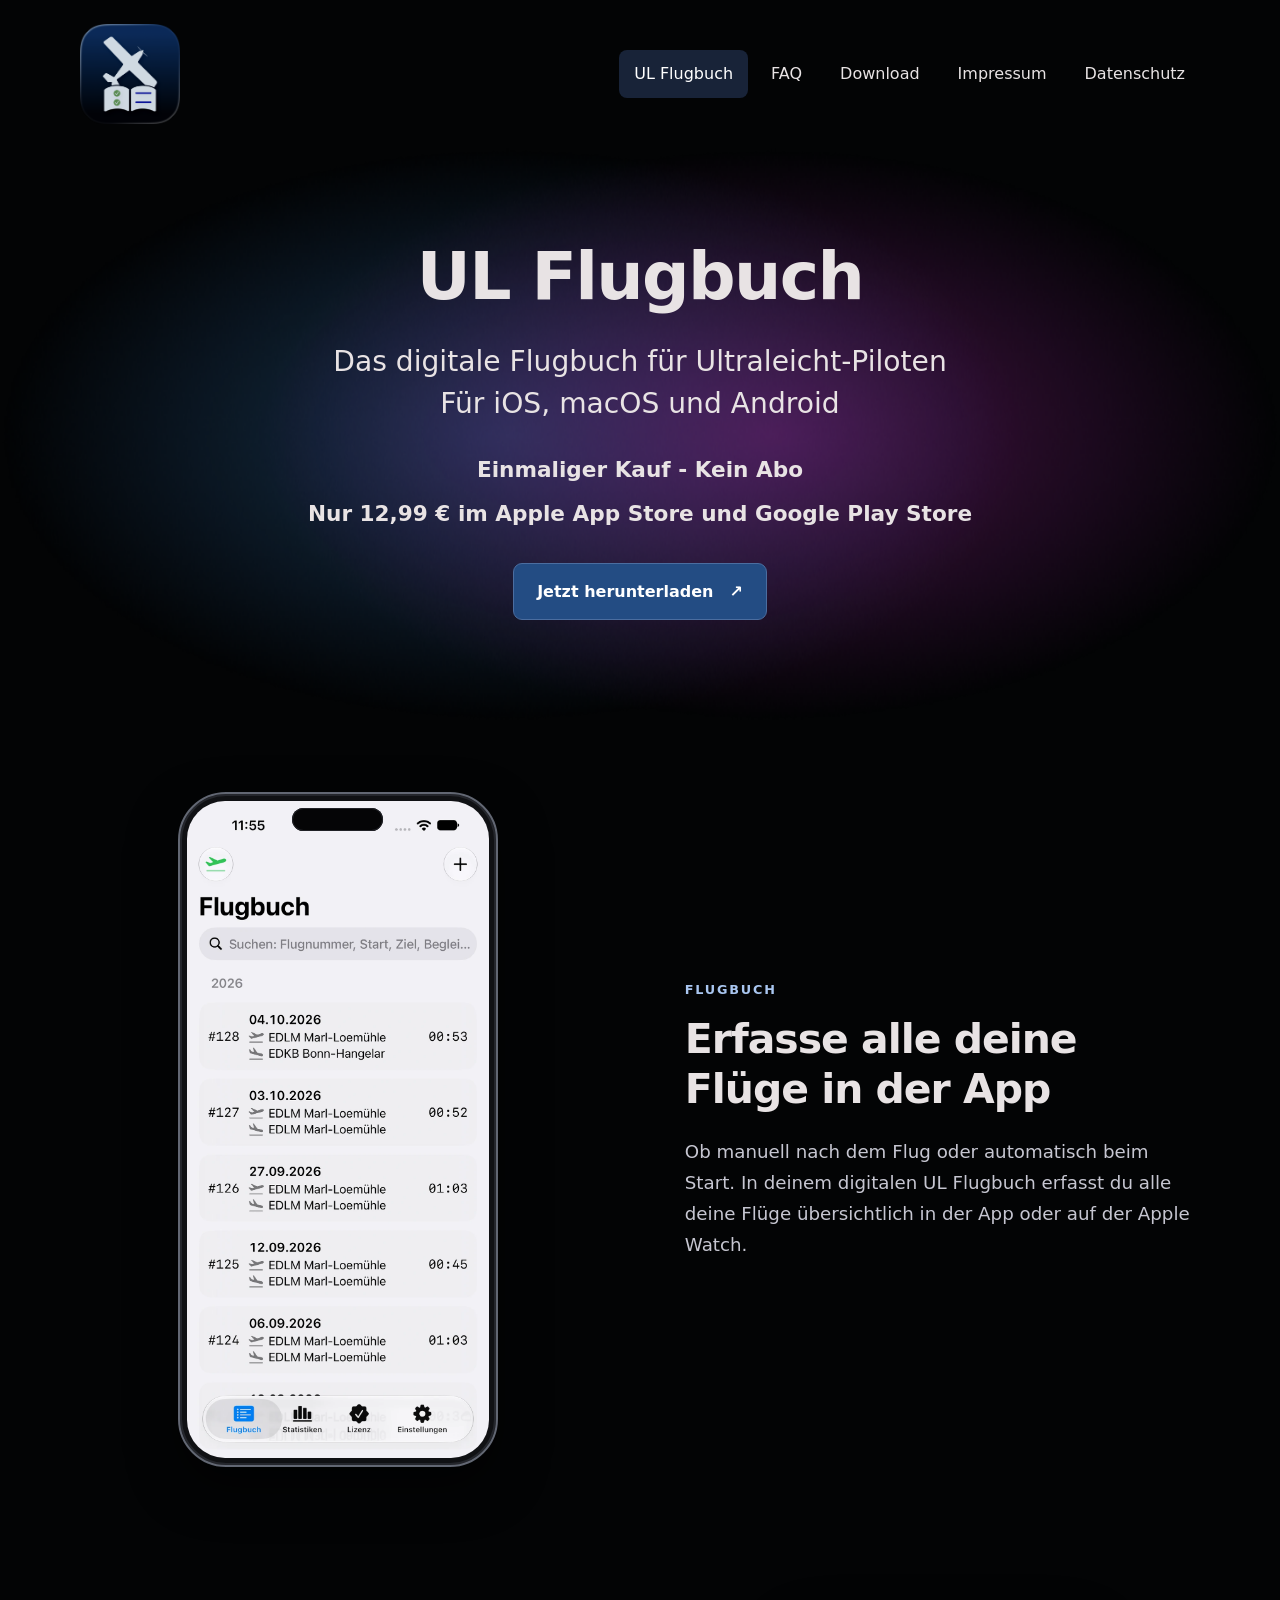
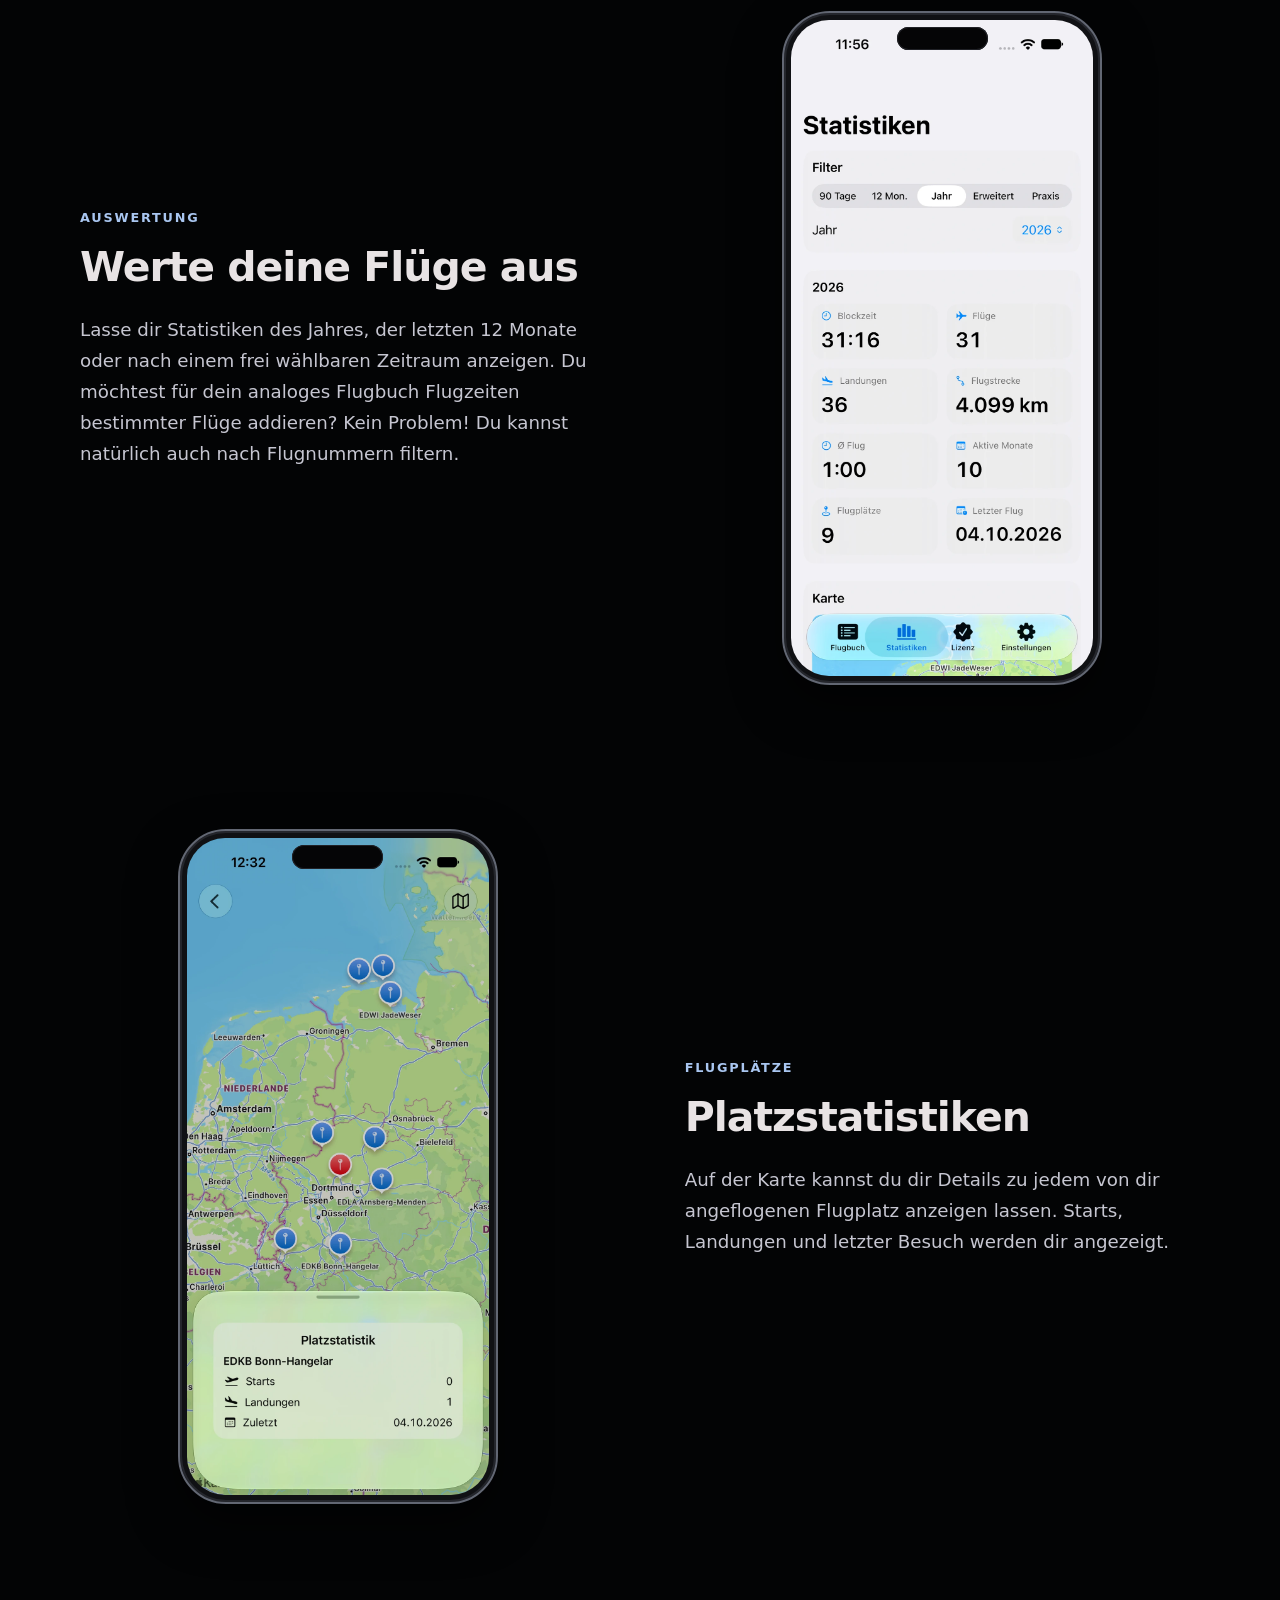
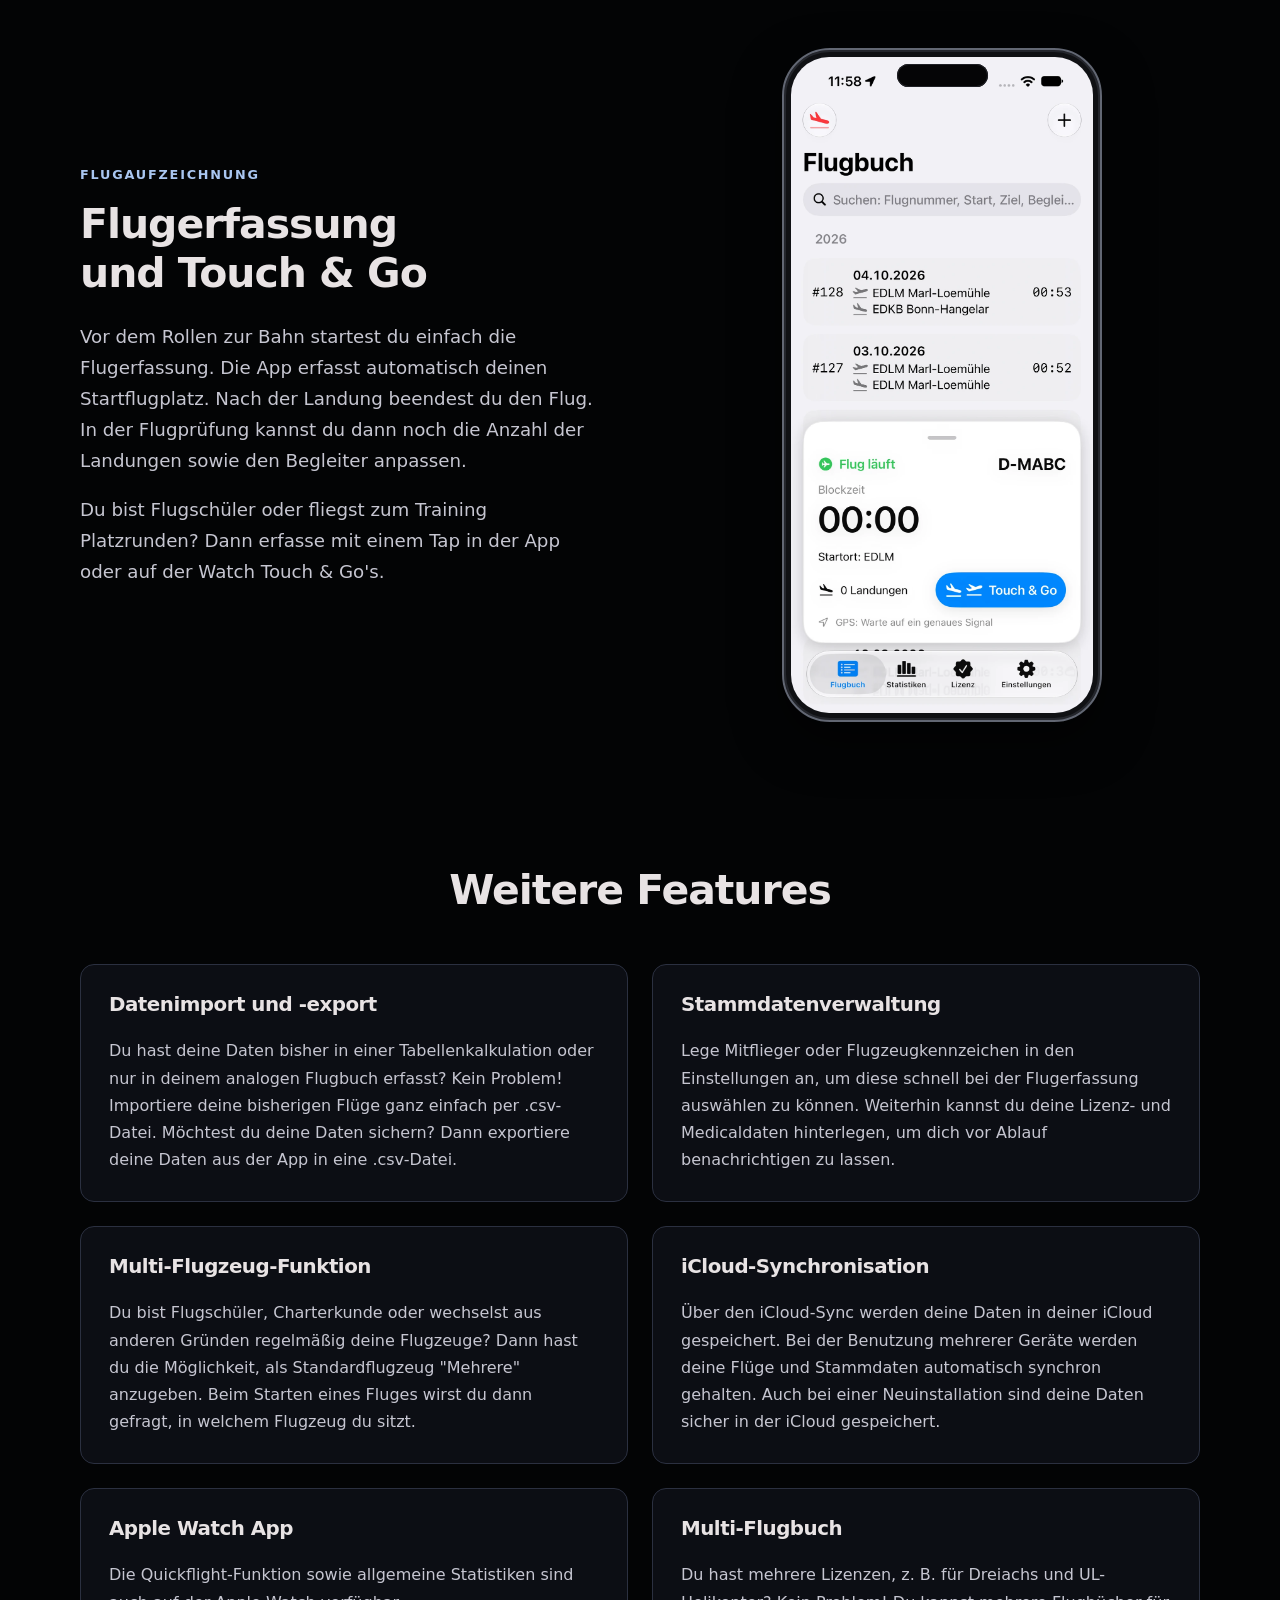
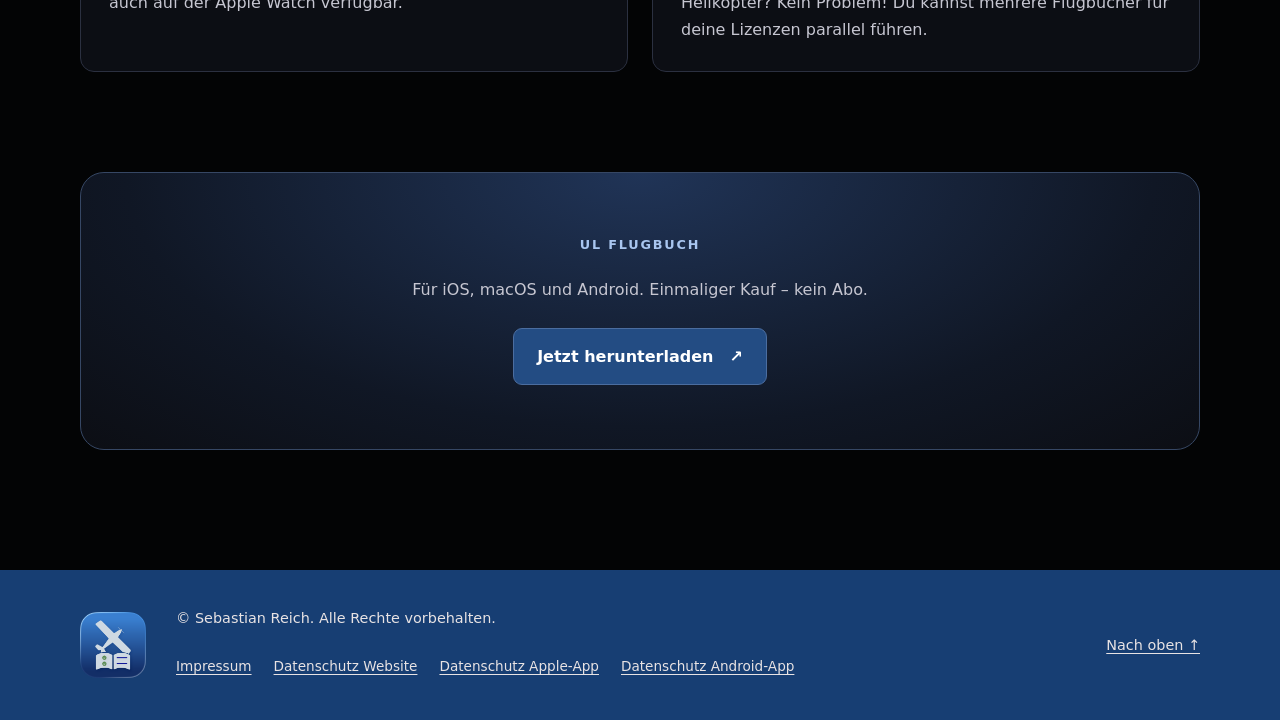
<file: index.html>
<!doctype html>
<html lang="de">
<head>
  <meta charset="utf-8">
  <meta name="viewport" content="width=device-width, initial-scale=1">
  <meta name="color-scheme" content="dark">
  <title>UL Flugbuch – Digitales Flugbuch für iOS, macOS &amp; Android</title>
  <meta name="description" content="Das digitale Flugbuch für Ultraleicht-Piloten: Flüge erfassen, Statistiken auswerten und mehrere Flugbücher führen. Einmaliger Kauf, kein Abo.">
  <link rel="canonical" href="https://ul-flugbuch.com/">
  <meta property="og:type" content="website">
  <meta property="og:locale" content="de_DE">
  <meta property="og:site_name" content="UL Flugbuch">
  <meta property="og:title" content="UL Flugbuch – Digitales Flugbuch für iOS, macOS &amp; Android">
  <meta property="og:description" content="Das digitale Flugbuch für Ultraleicht-Piloten: Flüge erfassen, Statistiken auswerten und mehrere Flugbücher führen. Einmaliger Kauf, kein Abo.">
  <meta property="og:url" content="https://ul-flugbuch.com/">
  <meta property="og:image" content="https://ul-flugbuch.com/images/logo.png">
  <meta property="og:image:alt" content="UL Flugbuch – App-Logo mit Flugzeug und Flugbuch">
  <meta name="theme-color" content="#050608">
  <link rel="icon" href="images/logo-footer.png" type="image/png">
  <link rel="apple-touch-icon" href="images/logo.png">
  <link rel="stylesheet" href="css/style.css?v=20261104-2">
  <script src="js/navigation.js" defer></script>
  <script src="js/download.js" defer></script>
</head>
<body>
<a class="skip-link" href="#main">Zum Inhalt springen</a>
<header class="site-header wrap">
  <a class="brand" href="index.html" aria-label="UL Flugbuch – Startseite"><img src="images/logo.png" width="455" height="455" alt="UL Flugbuch"></a>
  <button class="menu-toggle" type="button" aria-expanded="false" aria-controls="main-navigation" hidden>Menü <span aria-hidden="true">☰</span></button>
  <nav id="main-navigation" aria-label="Hauptnavigation"><a href="index.html" aria-current="page">UL Flugbuch</a><a href="faq/index.html">FAQ</a><a href="download/index.html">Download</a><a href="impressum/index.html">Impressum</a><a href="datenschutz/index.html">Datenschutz</a></nav>
</header>
<main id="main" tabindex="-1"><section class="hero"><div class="wrap"><h1>UL Flugbuch</h1><div class="intro"><p>Das digitale Flugbuch für Ultraleicht-Piloten</p><p>Für iOS, macOS und Android</p></div><div class="purchase"><p><strong>Einmaliger Kauf - Kein Abo</strong></p><p><strong>Nur 12,99 € im Apple App Store und Google Play Store</strong></p></div><a class="button" data-device-download href="download/index.html">Jetzt herunterladen <span aria-hidden="true">↗</span></a></div></section>
<section class="feature wrap"><div class="screenshot"><a class="iphone" href="images/flugliste-2026.webp" aria-label="Flugliste in UL Flugbuch mit Suchfeld und Flugübersicht – Screenshot vergrößern"><img src="images/flugliste-2026.webp" width="960" height="2087" alt="Flugliste in UL Flugbuch mit Suchfeld und Flugübersicht" loading="lazy" decoding="async"></a></div><div class="feature-copy"><p class="eyebrow">Flugbuch</p><h2><strong>Erfasse alle deine Flüge in der App</strong></h2><p>Ob manuell nach dem Flug oder automatisch beim Start. In deinem digitalen UL Flugbuch erfasst du alle deine Flüge übersichtlich in der App oder auf der Apple Watch.</p></div></section>
<section class="feature wrap reverse"><div class="screenshot"><a class="iphone" href="images/statistiken-2026.webp" aria-label="Statistiken in UL Flugbuch mit Blockzeit, Landungen und Flugstrecke – Screenshot vergrößern"><img src="images/statistiken-2026.webp" width="960" height="2087" alt="Statistiken in UL Flugbuch mit Blockzeit, Landungen und Flugstrecke" loading="lazy" decoding="async"></a></div><div class="feature-copy"><p class="eyebrow">Auswertung</p><h2><strong>Werte deine Flüge aus</strong></h2><p>Lasse dir Statistiken des Jahres, der letzten 12 Monate oder nach einem frei wählbaren Zeitraum anzeigen. Du möchtest für dein analoges Flugbuch Flugzeiten bestimmter Flüge addieren? Kein Problem! Du kannst natürlich auch nach Flugnummern filtern.</p></div></section>
<section class="feature wrap"><div class="screenshot"><a class="iphone" href="images/platzstatistik-2026.webp" aria-label="Platzstatistik in UL Flugbuch mit Karte und Details zu einem Flugplatz – Screenshot vergrößern"><img src="images/platzstatistik-2026.webp" width="960" height="2087" alt="Platzstatistik in UL Flugbuch mit Karte und Details zu einem Flugplatz" loading="lazy" decoding="async"></a></div><div class="feature-copy"><p class="eyebrow">Flugplätze</p><h2><strong>Platzstatistiken</strong></h2><p>Auf der Karte kannst du dir Details zu jedem von dir angeflogenen Flugplatz anzeigen lassen. Starts, Landungen und letzter Besuch werden dir angezeigt.</p></div></section>
<section class="feature wrap reverse">
  <div class="screenshot"><a class="iphone" href="images/flugaufzeichnung-2026.webp" aria-label="Laufende Flugaufzeichnung mit Blockzeit und Touch &amp; Go-Button – Screenshot vergrößern"><img src="images/flugaufzeichnung-2026.webp" width="960" height="2087" alt="Laufende Flugaufzeichnung in UL Flugbuch mit Blockzeit, Startort und Touch &amp; Go-Button" loading="lazy" decoding="async"></a></div>
  <div class="feature-copy"><p class="eyebrow">Flugaufzeichnung</p><h2>Flugerfassung und Touch &amp; Go</h2><p>Vor dem Rollen zur Bahn startest du einfach die Flugerfassung. Die App erfasst automatisch deinen Startflugplatz. Nach der Landung beendest du den Flug. In der Flugprüfung kannst du dann noch die Anzahl der Landungen sowie den Begleiter anpassen. </p><p>Du bist Flugschüler oder fliegst zum Training Platzrunden? Dann erfasse mit einem Tap in der App oder auf der Watch Touch &amp; Go&#x27;s.</p></div>
</section>
<section class="features wrap"><h2>Weitere Features</h2><div class="feature-grid"><article><h3>Datenimport und -export</h3><p>Du hast deine Daten bisher in einer Tabellenkalkulation oder nur in deinem analogen Flugbuch erfasst? Kein Problem! Importiere deine bisherigen Flüge ganz einfach per .csv-Datei. Möchtest du deine Daten sichern? Dann exportiere deine Daten aus der App in eine .csv-Datei. </p></article><article><h3>Stammdatenverwaltung</h3><p>Lege Mitflieger oder Flugzeugkennzeichen in den Einstellungen an, um diese schnell bei der Flugerfassung auswählen zu können. Weiterhin kannst du deine Lizenz- und Medicaldaten hinterlegen, um dich vor Ablauf benachrichtigen zu lassen.</p></article><article><h3>Multi-Flugzeug-Funktion</h3><p>Du bist Flugschüler, Charterkunde oder wechselst aus anderen Gründen regelmäßig deine Flugzeuge? Dann hast du die Möglichkeit, als Standardflugzeug &quot;Mehrere&quot; anzugeben. Beim Starten eines Fluges wirst du dann gefragt, in welchem Flugzeug du sitzt.</p></article><article><h3>iCloud-Synchronisation</h3><p>Über den iCloud-Sync werden deine Daten in deiner iCloud gespeichert. Bei der Benutzung mehrerer Geräte werden deine Flüge und Stammdaten automatisch synchron gehalten. Auch bei einer Neuinstallation sind deine Daten sicher in der iCloud gespeichert.</p></article><article><h3>Apple Watch App</h3><p>Die Quickflight-Funktion sowie allgemeine Statistiken sind auch auf der Apple Watch verfügbar.</p></article><article><h3>Multi-Flugbuch</h3><p>Du hast mehrere Lizenzen, z. B. für Dreiachs und UL-Helikopter? Kein Problem! Du kannst mehrere Flugbücher für deine Lizenzen parallel führen.</p></article></div></section>
<section class="download-cta wrap" aria-labelledby="download-heading">
  <div class="download-cta-inner">
    <h2 class="eyebrow" id="download-heading">UL Flugbuch</h2>
    <p>Für iOS, macOS und Android. Einmaliger Kauf – kein Abo.</p>
    <a class="button" data-device-download href="download/index.html">Jetzt herunterladen <span aria-hidden="true">↗</span></a>
  </div>
</section>
</main>
<footer class="site-footer"><div class="wrap footer-inner">
  <a href="index.html" aria-label="UL Flugbuch – Startseite"><img src="images/logo-footer.png" width="256" height="256" alt="UL Flugbuch" loading="lazy"></a>
  <div><p>© Sebastian Reich. Alle Rechte vorbehalten.</p><nav aria-label="Rechtliche Informationen"><a href="impressum/index.html">Impressum</a><a href="datenschutz/index.html">Datenschutz Website</a><a href="datenschutz-app/index.html">Datenschutz Apple-App</a><a href="datenschutz-android/index.html">Datenschutz Android-App</a></nav></div>
  <a class="back-top" href="#main">Nach oben ↑</a>
</div></footer>
</body>
</html>
</file>
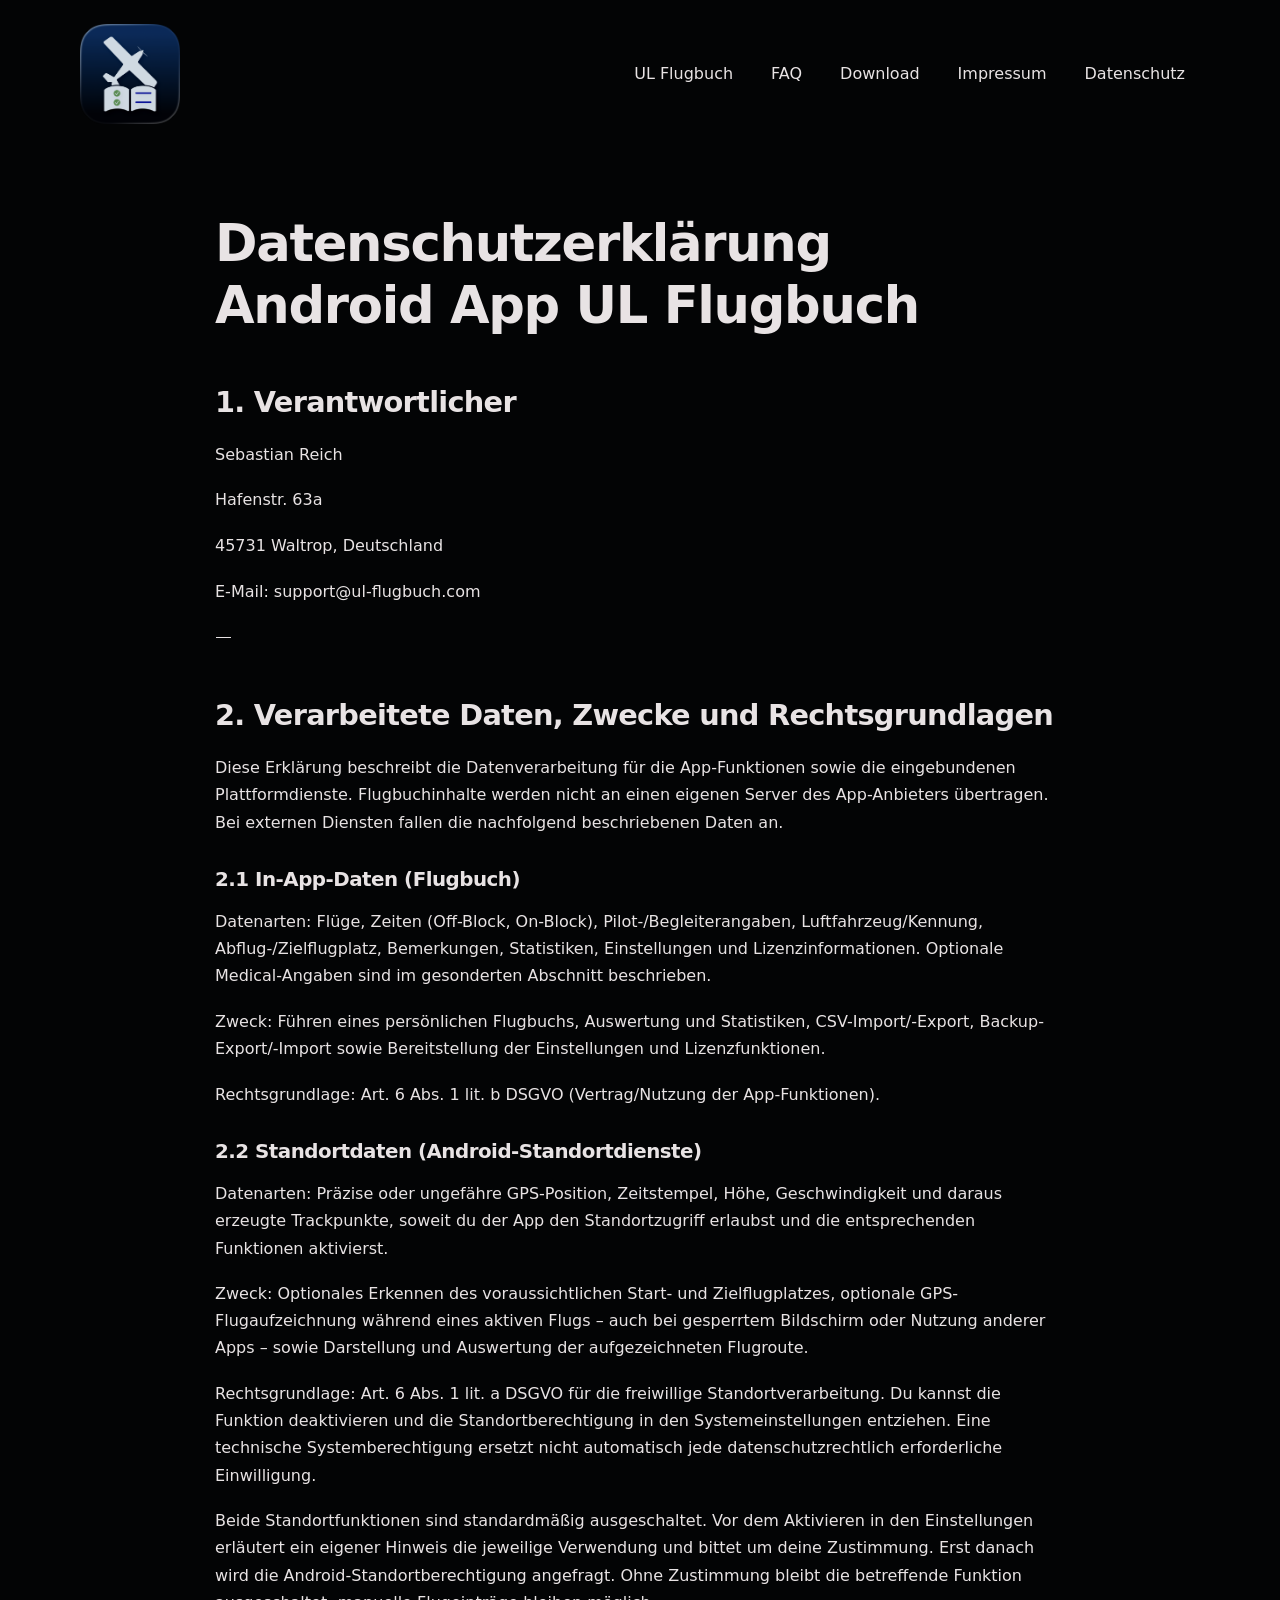
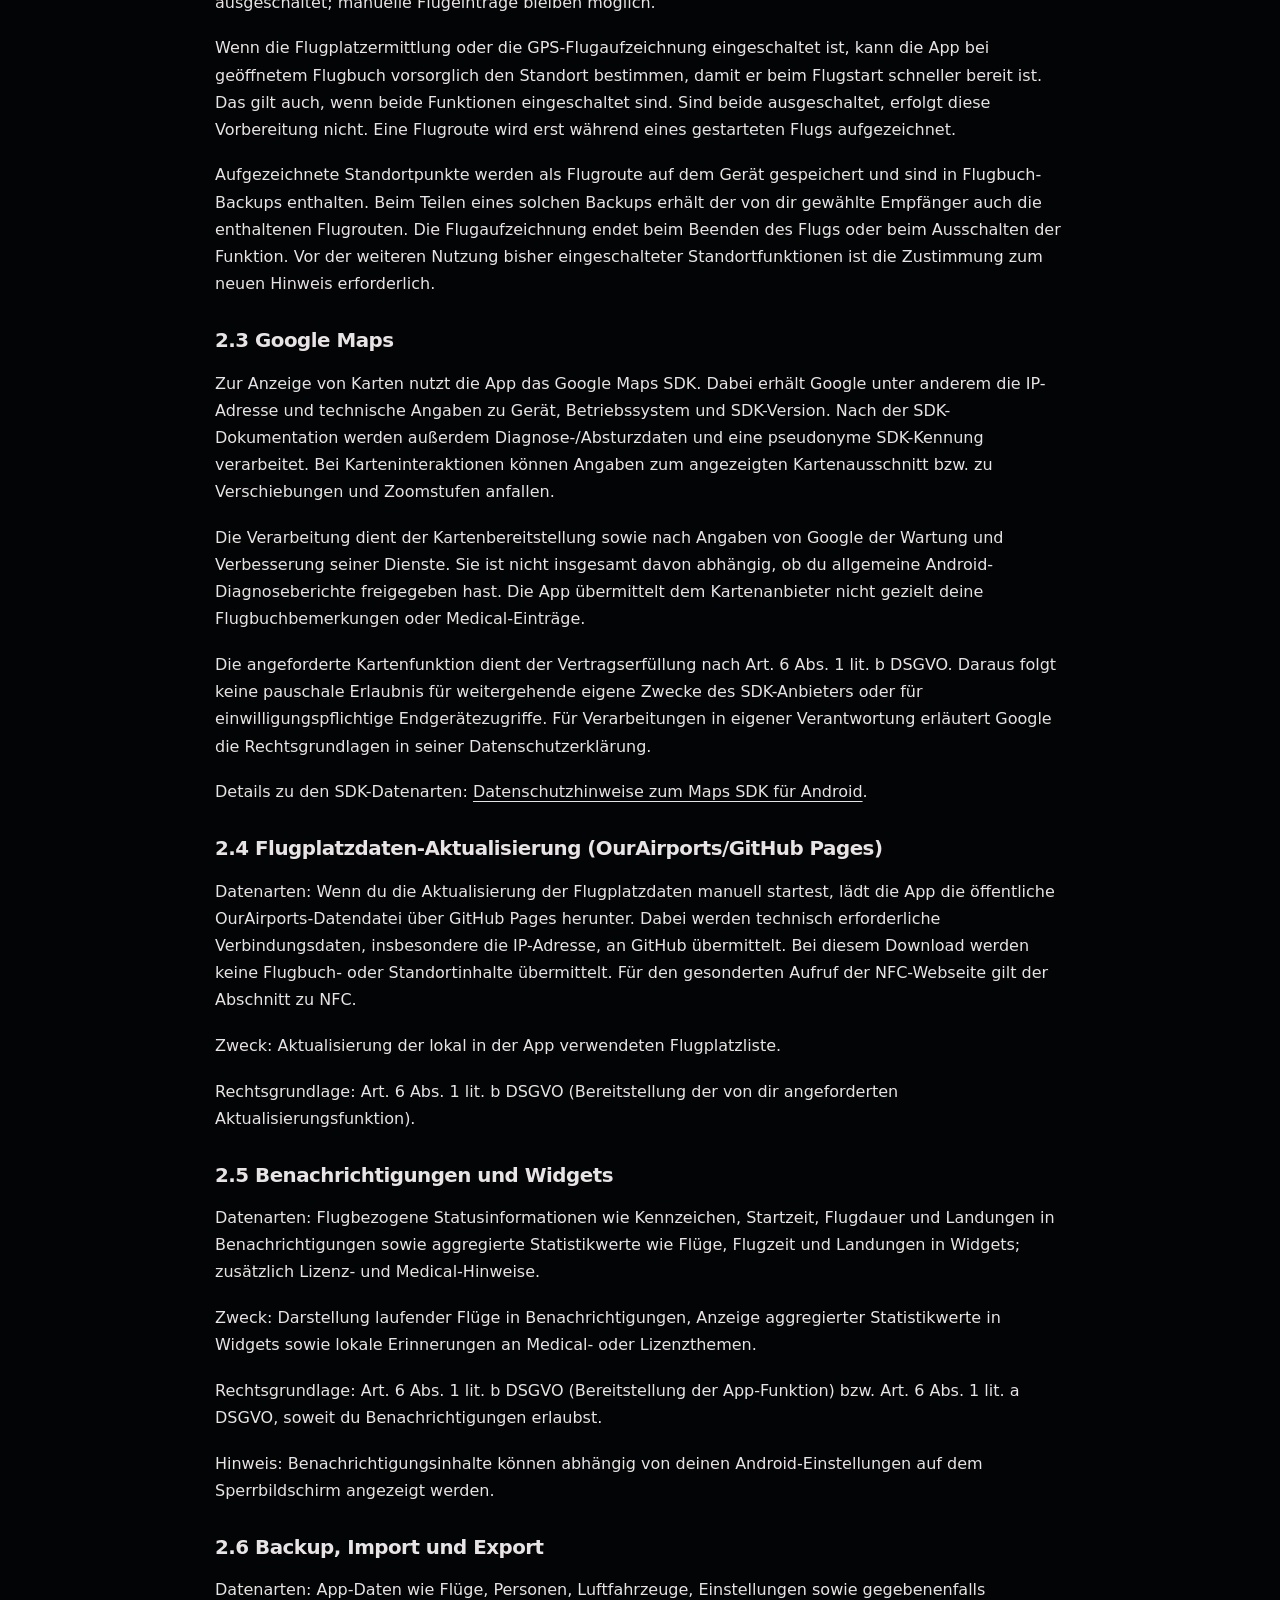
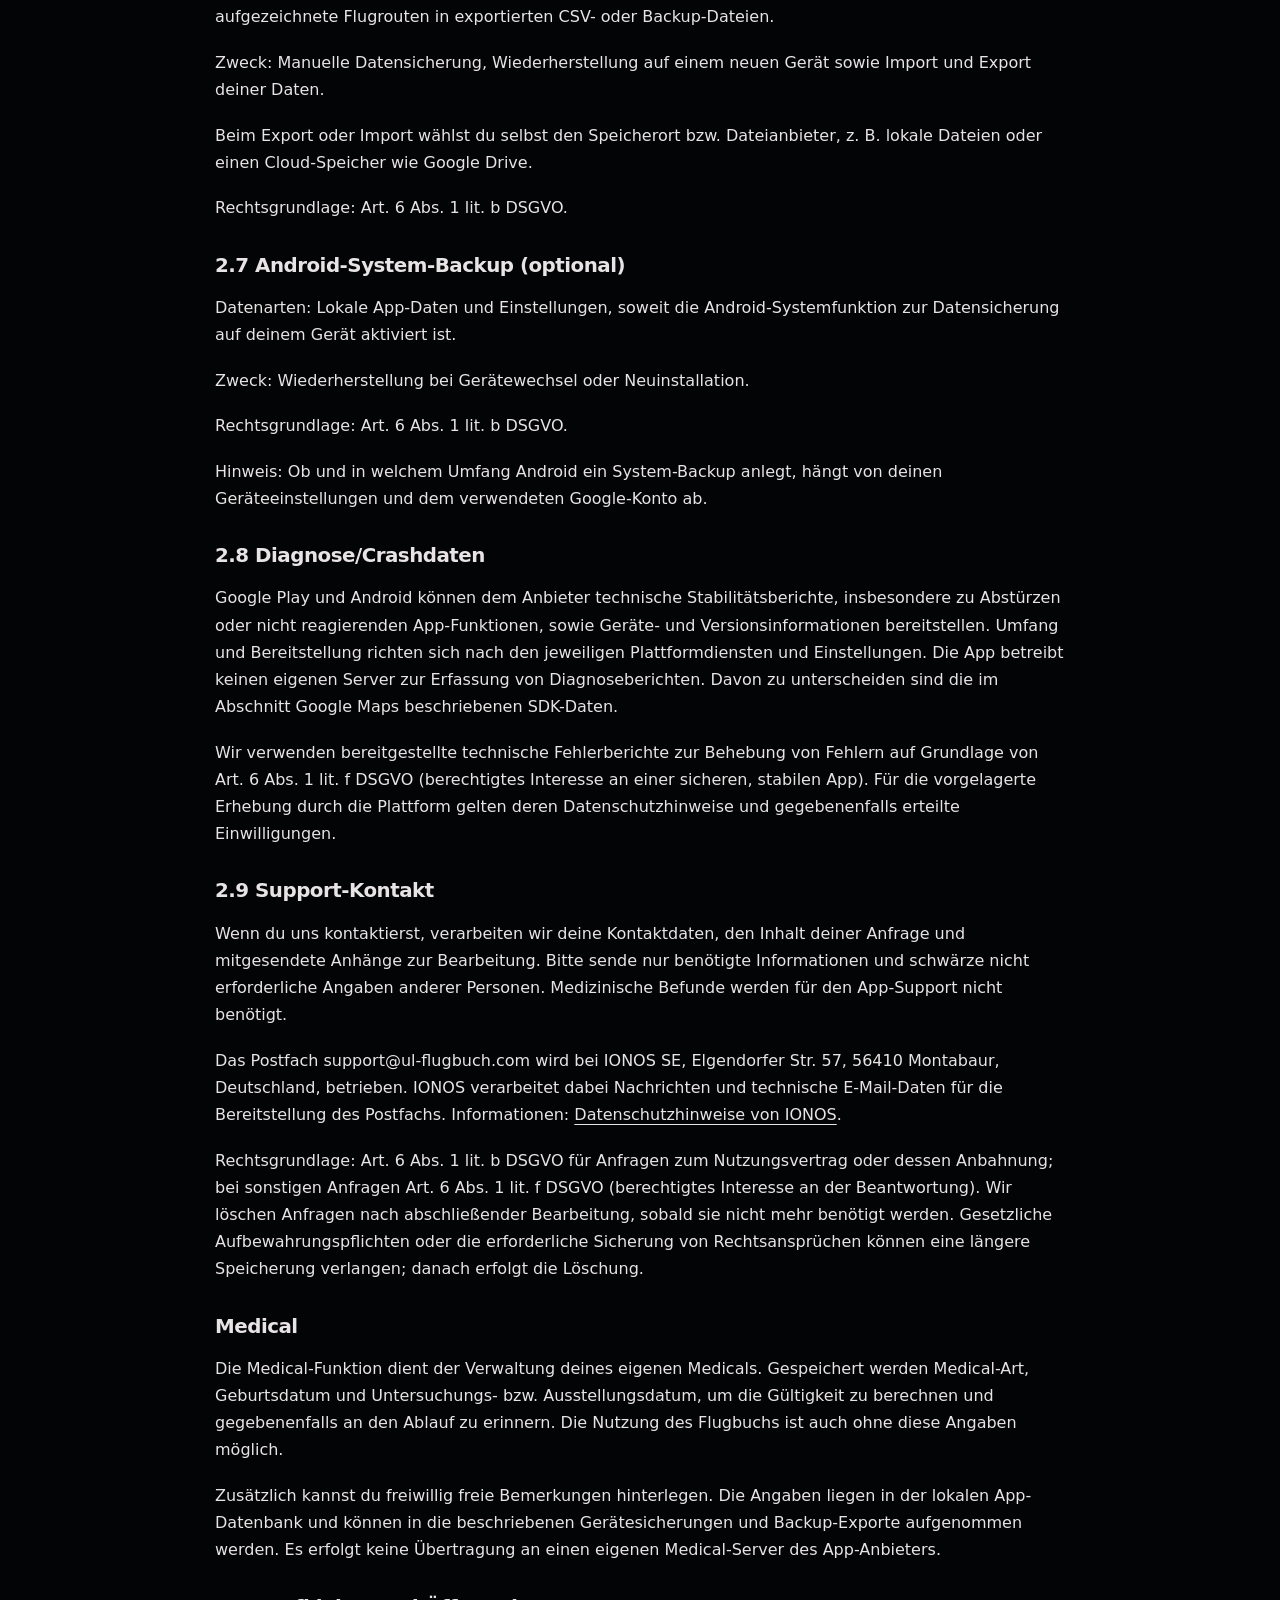
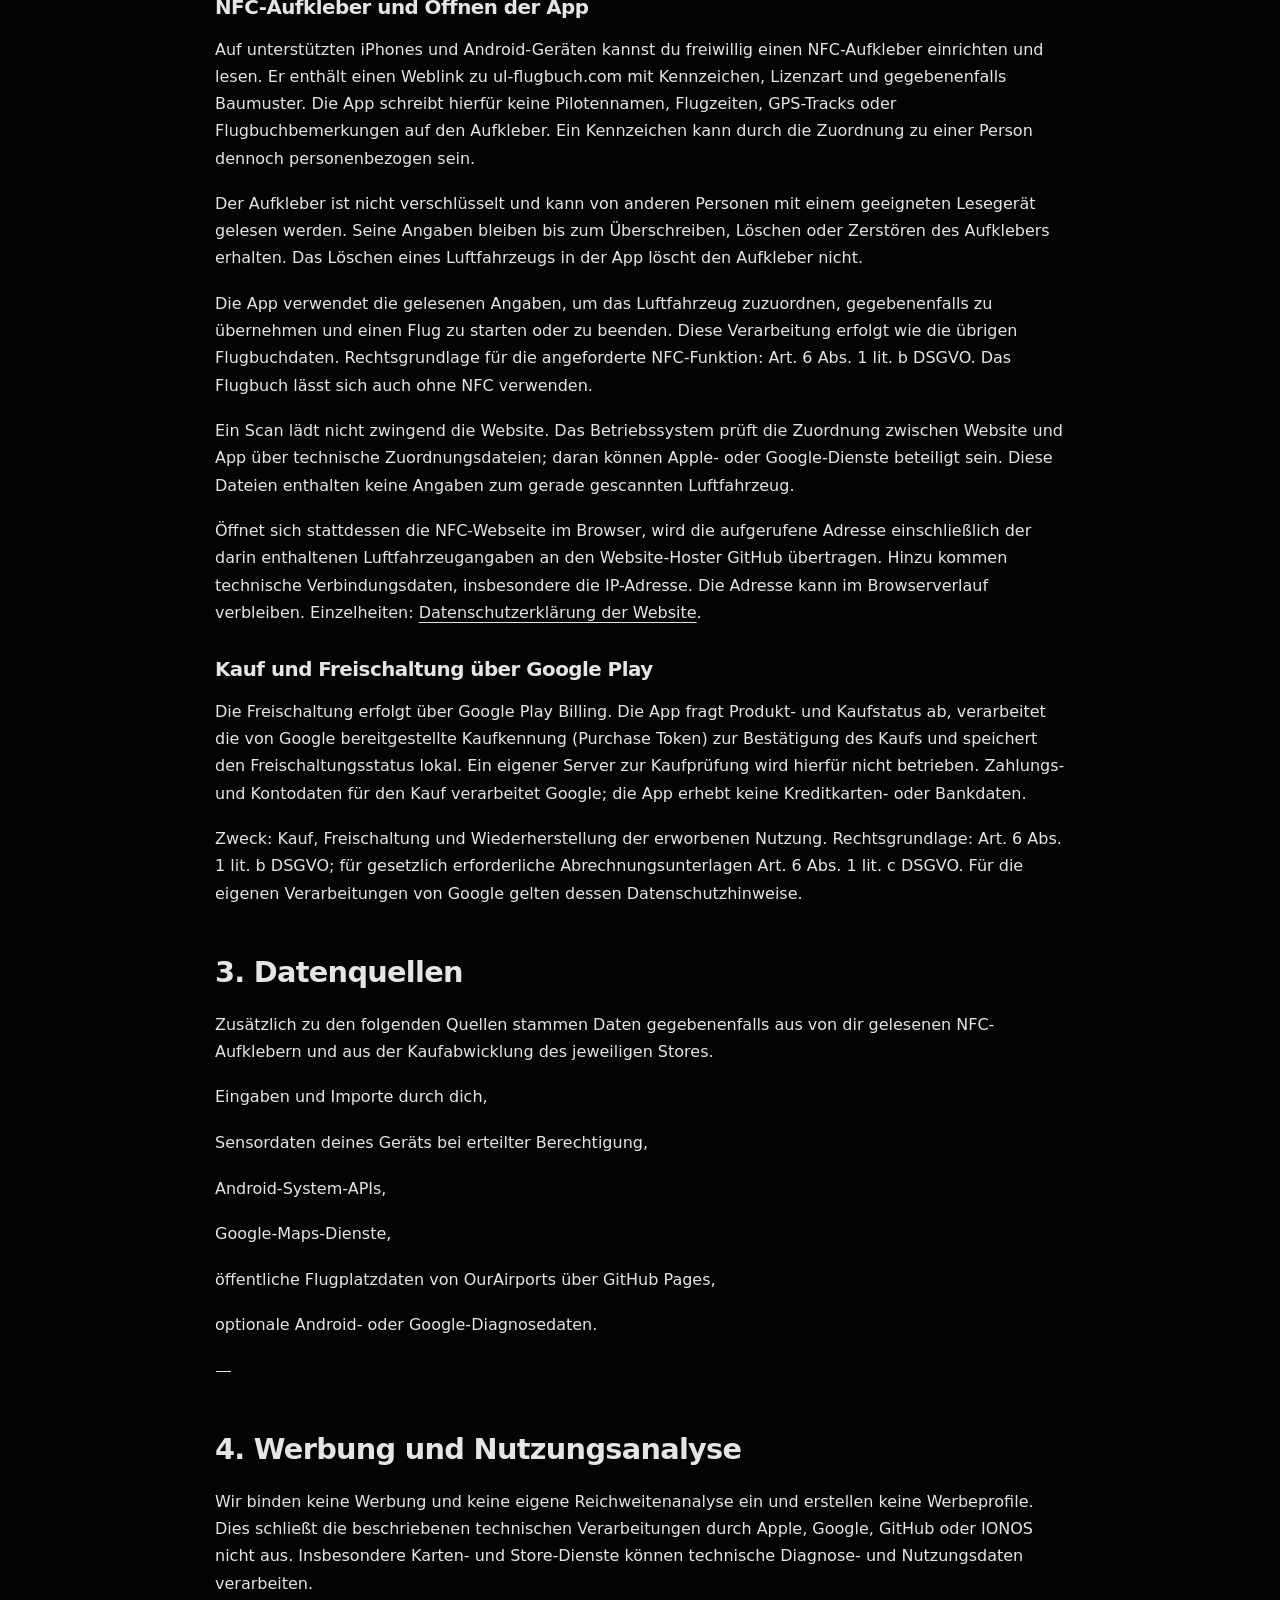
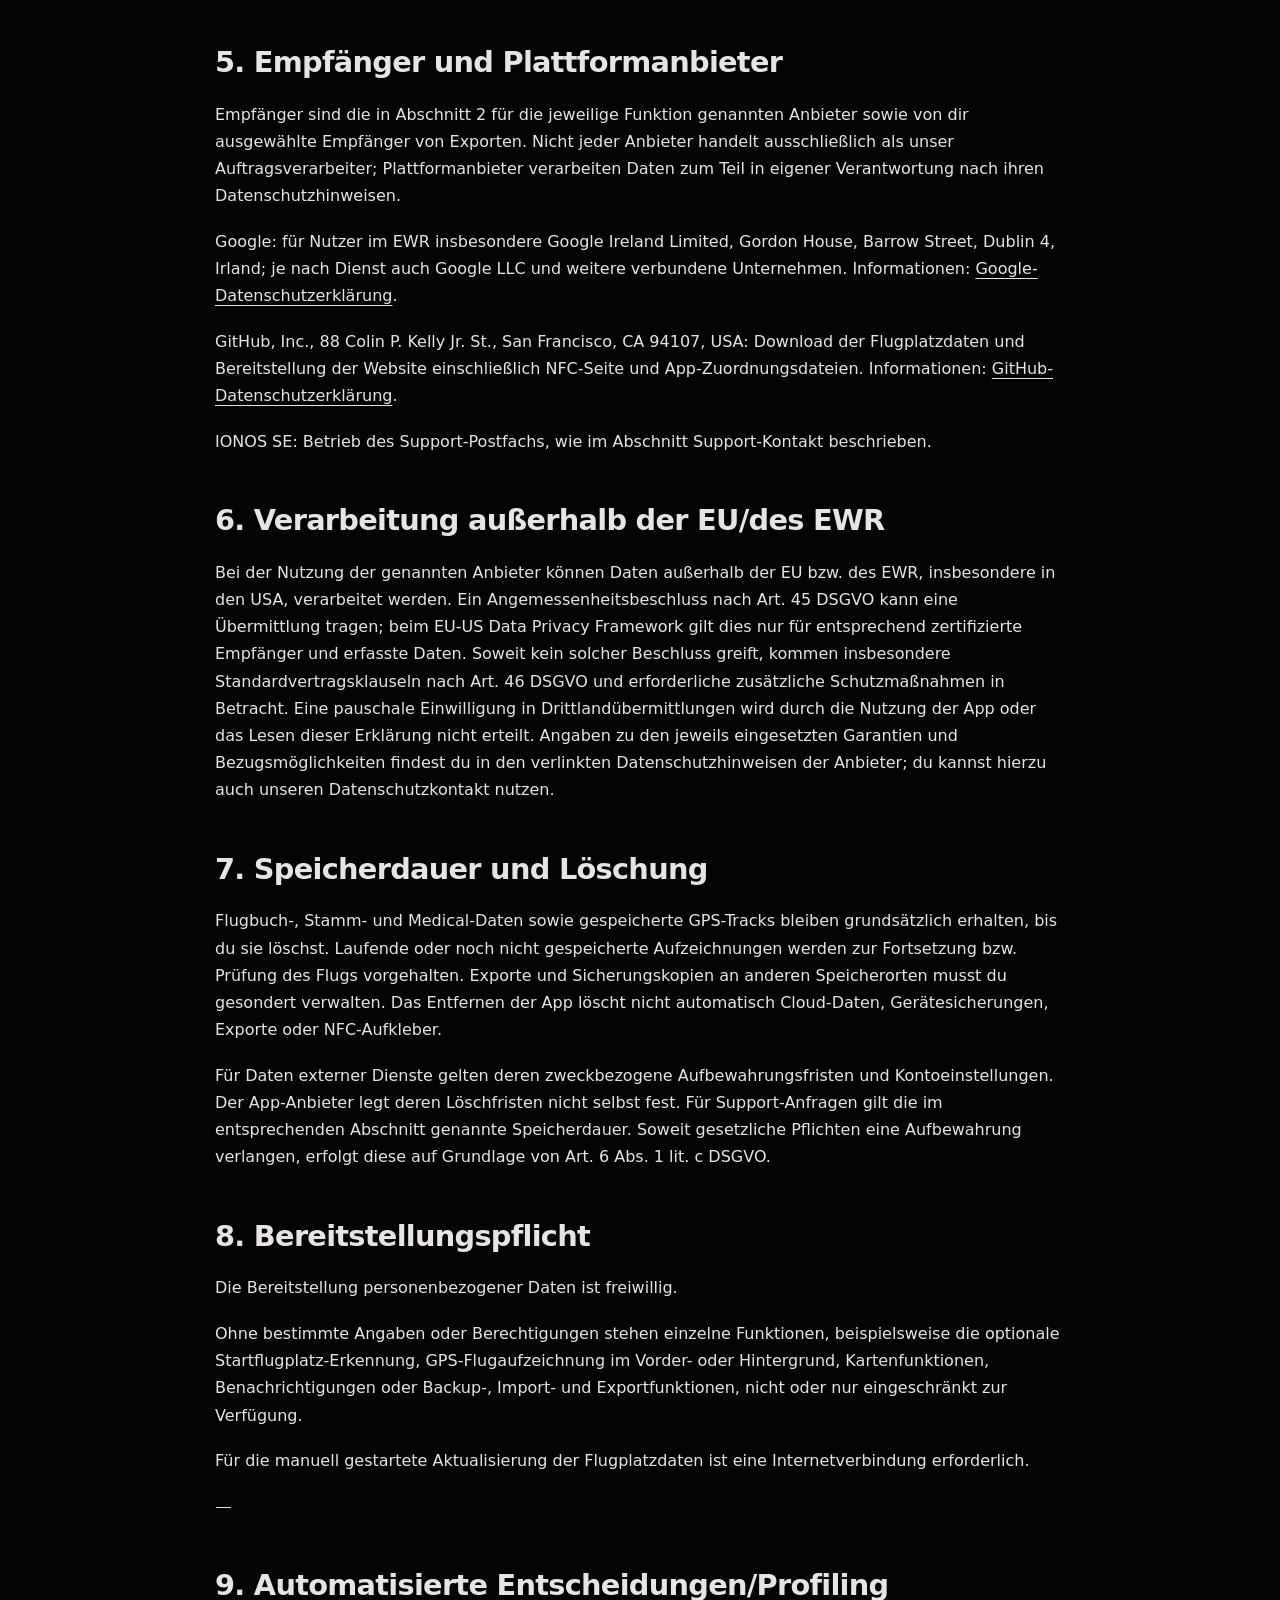
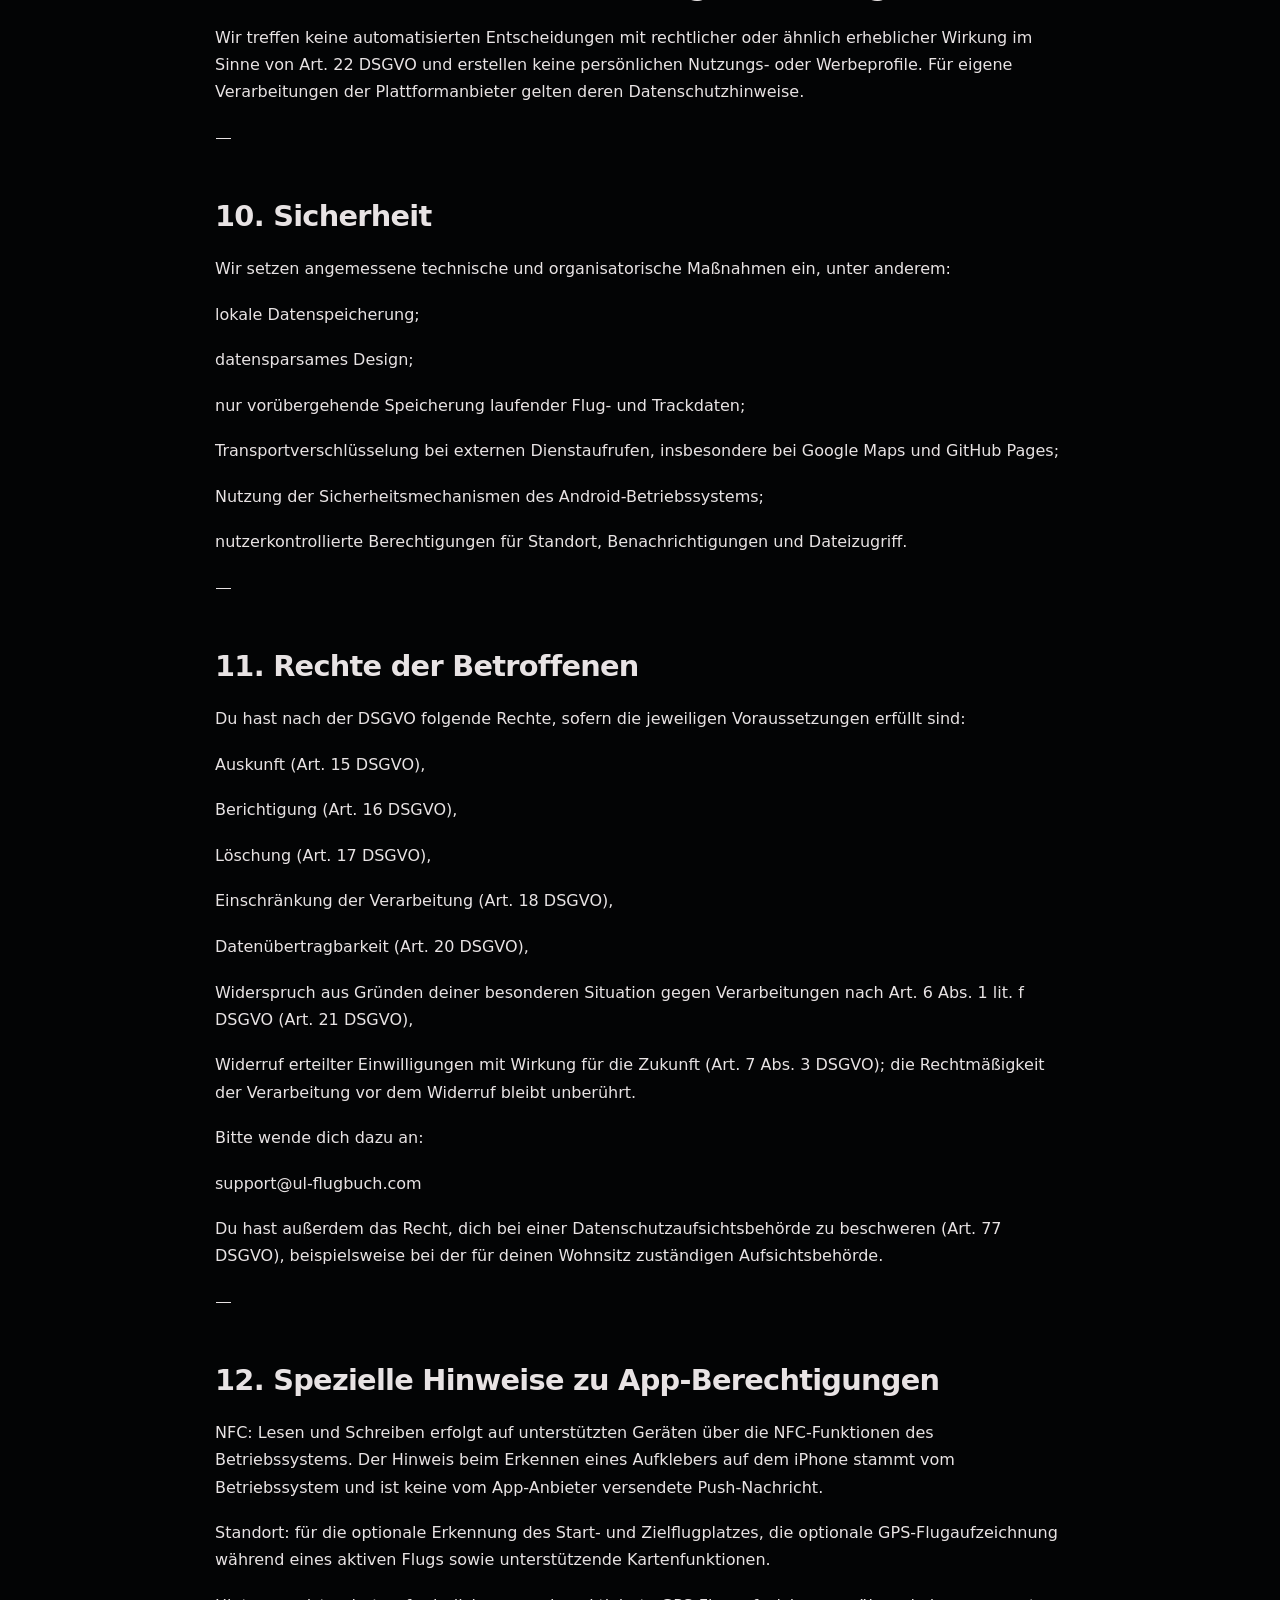
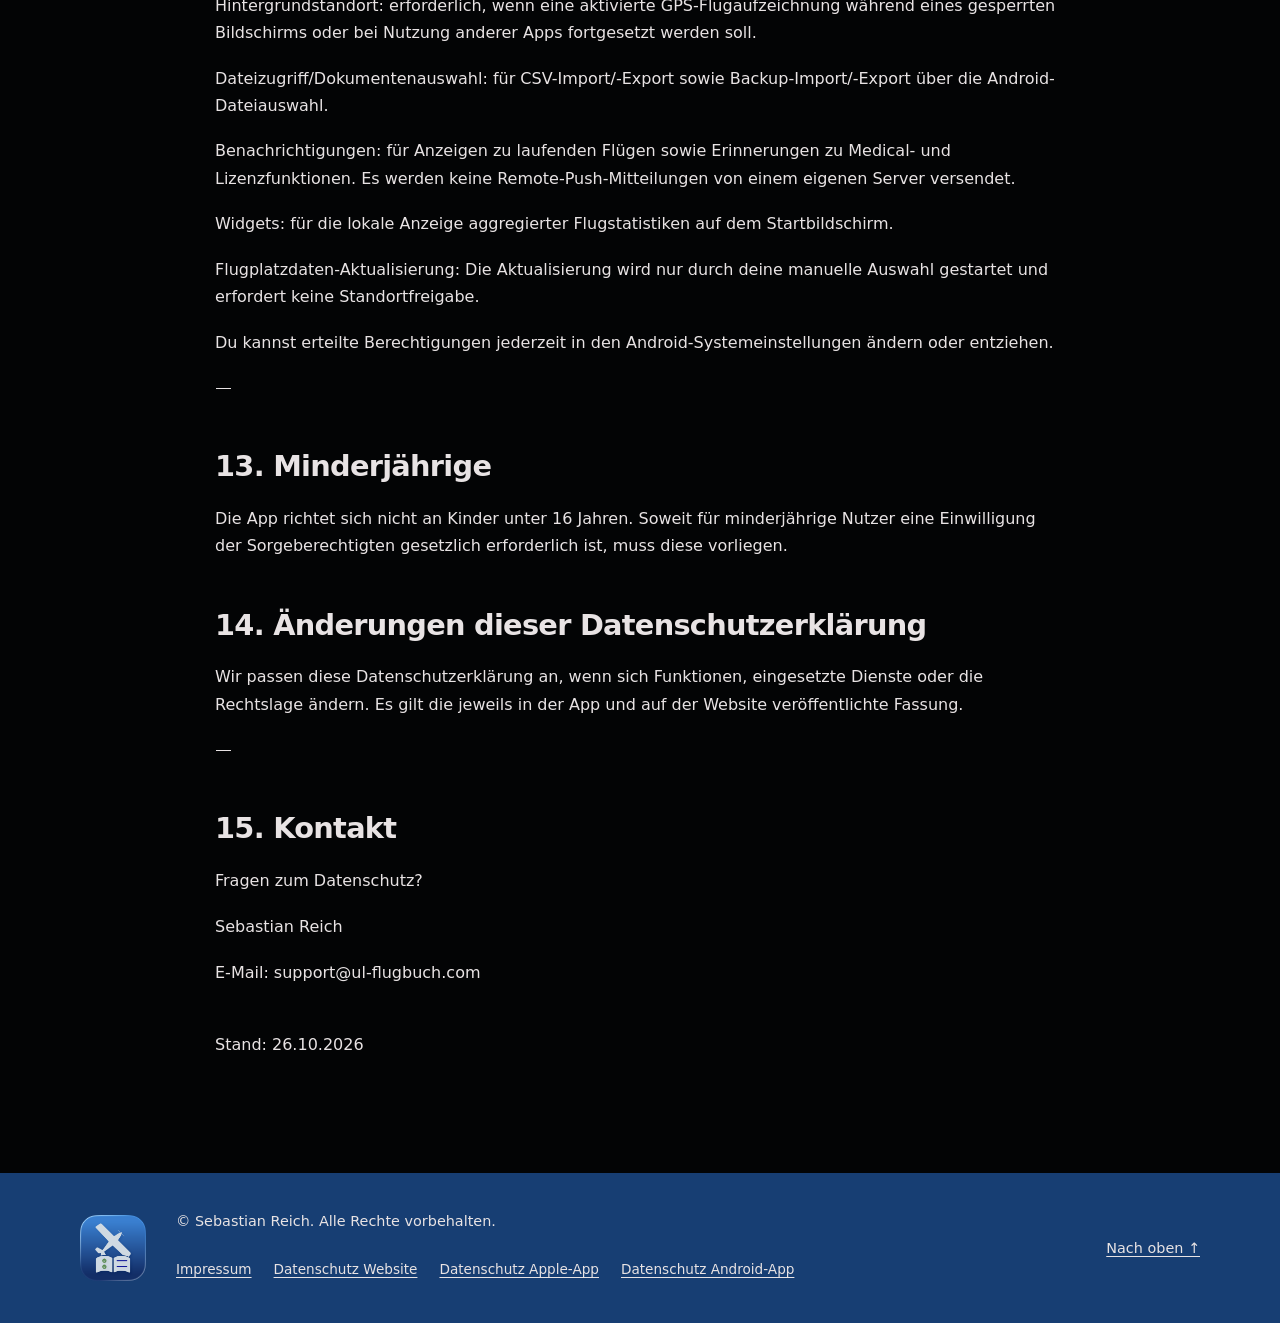
<file: datenschutz-android/index.html>
<!doctype html>
<html lang="de">
<head>
  <meta charset="utf-8">
  <meta name="viewport" content="width=device-width, initial-scale=1">
  <meta name="color-scheme" content="dark">
  <title>Datenschutz für Android – UL Flugbuch</title>
  <meta name="description" content="Datenschutzerklärung der UL Flugbuch App für Android.">
  <link rel="canonical" href="https://ul-flugbuch.com/datenschutz-android/">
  <meta property="og:type" content="website">
  <meta property="og:locale" content="de_DE">
  <meta property="og:site_name" content="UL Flugbuch">
  <meta property="og:title" content="Datenschutz für Android – UL Flugbuch">
  <meta property="og:description" content="Datenschutzerklärung der UL Flugbuch App für Android.">
  <meta property="og:url" content="https://ul-flugbuch.com/datenschutz-android/">
  <meta property="og:image" content="https://ul-flugbuch.com/images/logo.png">
  <meta property="og:image:alt" content="UL Flugbuch – App-Logo mit Flugzeug und Flugbuch">
  <meta name="theme-color" content="#050608">
  <link rel="icon" href="../images/logo-footer.png" type="image/png">
  <link rel="apple-touch-icon" href="../images/logo.png">
  <link rel="stylesheet" href="../css/style.css">
  <script src="../js/navigation.js" defer></script>
</head>
<body>
<a class="skip-link" href="#main">Zum Inhalt springen</a>
<header class="site-header wrap">
  <a class="brand" href="../index.html" aria-label="UL Flugbuch – Startseite"><img src="../images/logo.png" width="455" height="455" alt="UL Flugbuch"></a>
  <button class="menu-toggle" type="button" aria-expanded="false" aria-controls="main-navigation" hidden>Menü <span aria-hidden="true">☰</span></button>
  <nav id="main-navigation" aria-label="Hauptnavigation"><a href="../index.html">UL Flugbuch</a><a href="../faq/index.html">FAQ</a><a href="../download/index.html">Download</a><a href="../impressum/index.html">Impressum</a><a href="../datenschutz/index.html">Datenschutz</a></nav>
</header>
<main id="main" tabindex="-1"><article class="prose wrap legal"><h1>Datenschutzerklärung Android App UL Flugbuch</h1>
<h2>1. Verantwortlicher</h2>
<p>Sebastian Reich</p>
<p>Hafenstr. 63a</p>
<p>45731 Waltrop, Deutschland</p>
<p>E-Mail: support@ul-flugbuch.com</p>

<p>⸻</p>
<h2>2. Verarbeitete Daten, Zwecke und Rechtsgrundlagen</h2>
<p>Diese Erklärung beschreibt die Datenverarbeitung für die App-Funktionen sowie die eingebundenen Plattformdienste. Flugbuchinhalte werden nicht an einen eigenen Server des App-Anbieters übertragen. Bei externen Diensten fallen die nachfolgend beschriebenen Daten an.</p>
<h3>2.1 In-App-Daten (Flugbuch)</h3>
<p>Datenarten: Flüge, Zeiten (Off-Block, On-Block), Pilot-/Begleiterangaben, Luftfahrzeug/Kennung, Abflug-/Zielflugplatz, Bemerkungen, Statistiken, Einstellungen und Lizenzinformationen. Optionale Medical-Angaben sind im gesonderten Abschnitt beschrieben.</p>
<p>Zweck: Führen eines persönlichen Flugbuchs, Auswertung und Statistiken, CSV-Import/-Export, Backup-Export/-Import sowie Bereitstellung der Einstellungen und Lizenzfunktionen.</p>
<p>Rechtsgrundlage: Art. 6 Abs. 1 lit. b DSGVO (Vertrag/Nutzung der App-Funktionen).</p>
<h3>2.2 Standortdaten (Android-Standortdienste)</h3>
<p>Datenarten: Präzise oder ungefähre GPS-Position, Zeitstempel, Höhe, Geschwindigkeit und daraus erzeugte Trackpunkte, soweit du der App den Standortzugriff erlaubst und die entsprechenden Funktionen aktivierst.</p>
<p>Zweck: Optionales Erkennen des voraussichtlichen Start- und Zielflugplatzes, optionale GPS-Flugaufzeichnung während eines aktiven Flugs – auch bei gesperrtem Bildschirm oder Nutzung anderer Apps – sowie Darstellung und Auswertung der aufgezeichneten Flugroute.</p>
<p>Rechtsgrundlage: Art. 6 Abs. 1 lit. a DSGVO für die freiwillige Standortverarbeitung. Du kannst die Funktion deaktivieren und die Standortberechtigung in den Systemeinstellungen entziehen. Eine technische Systemberechtigung ersetzt nicht automatisch jede datenschutzrechtlich erforderliche Einwilligung.</p>
<p>Beide Standortfunktionen sind standardmäßig ausgeschaltet. Vor dem Aktivieren in den Einstellungen erläutert ein eigener Hinweis die jeweilige Verwendung und bittet um deine Zustimmung. Erst danach wird die Android-Standortberechtigung angefragt. Ohne Zustimmung bleibt die betreffende Funktion ausgeschaltet; manuelle Flugeinträge bleiben möglich.</p>
<p>Wenn die Flugplatzermittlung oder die GPS-Flugaufzeichnung eingeschaltet ist, kann die App bei geöffnetem Flugbuch vorsorglich den Standort bestimmen, damit er beim Flugstart schneller bereit ist. Das gilt auch, wenn beide Funktionen eingeschaltet sind. Sind beide ausgeschaltet, erfolgt diese Vorbereitung nicht. Eine Flugroute wird erst während eines gestarteten Flugs aufgezeichnet.</p>
<p>Aufgezeichnete Standortpunkte werden als Flugroute auf dem Gerät gespeichert und sind in Flugbuch-Backups enthalten. Beim Teilen eines solchen Backups erhält der von dir gewählte Empfänger auch die enthaltenen Flugrouten. Die Flugaufzeichnung endet beim Beenden des Flugs oder beim Ausschalten der Funktion. Vor der weiteren Nutzung bisher eingeschalteter Standortfunktionen ist die Zustimmung zum neuen Hinweis erforderlich.</p>
<h3>2.3 Google Maps</h3>
<p>Zur Anzeige von Karten nutzt die App das Google Maps SDK. Dabei erhält Google unter anderem die IP-Adresse und technische Angaben zu Gerät, Betriebssystem und SDK-Version. Nach der SDK-Dokumentation werden außerdem Diagnose-/Absturzdaten und eine pseudonyme SDK-Kennung verarbeitet. Bei Karteninteraktionen können Angaben zum angezeigten Kartenausschnitt bzw. zu Verschiebungen und Zoomstufen anfallen.</p>
<p>Die Verarbeitung dient der Kartenbereitstellung sowie nach Angaben von Google der Wartung und Verbesserung seiner Dienste. Sie ist nicht insgesamt davon abhängig, ob du allgemeine Android-Diagnoseberichte freigegeben hast. Die App übermittelt dem Kartenanbieter nicht gezielt deine Flugbuchbemerkungen oder Medical-Einträge.</p>
<p>Die angeforderte Kartenfunktion dient der Vertragserfüllung nach Art. 6 Abs. 1 lit. b DSGVO. Daraus folgt keine pauschale Erlaubnis für weitergehende eigene Zwecke des SDK-Anbieters oder für einwilligungspflichtige Endgerätezugriffe. Für Verarbeitungen in eigener Verantwortung erläutert Google die Rechtsgrundlagen in seiner Datenschutzerklärung.</p>
<p>Details zu den SDK-Datenarten: <a href="https://developers.google.com/maps/documentation/android-sdk/play-data-disclosure">Datenschutzhinweise zum Maps SDK für Android</a>.</p>
<h3>2.4 Flugplatzdaten-Aktualisierung (OurAirports/GitHub Pages)</h3>
<p>Datenarten: Wenn du die Aktualisierung der Flugplatzdaten manuell startest, lädt die App die öffentliche OurAirports-Datendatei über GitHub Pages herunter. Dabei werden technisch erforderliche Verbindungsdaten, insbesondere die IP-Adresse, an GitHub übermittelt. Bei diesem Download werden keine Flugbuch- oder Standortinhalte übermittelt. Für den gesonderten Aufruf der NFC-Webseite gilt der Abschnitt zu NFC.</p>
<p>Zweck: Aktualisierung der lokal in der App verwendeten Flugplatzliste.</p>
<p>Rechtsgrundlage: Art. 6 Abs. 1 lit. b DSGVO (Bereitstellung der von dir angeforderten Aktualisierungsfunktion).</p>
<h3>2.5 Benachrichtigungen und Widgets</h3>
<p>Datenarten: Flugbezogene Statusinformationen wie Kennzeichen, Startzeit, Flugdauer und Landungen in Benachrichtigungen sowie aggregierte Statistikwerte wie Flüge, Flugzeit und Landungen in Widgets; zusätzlich Lizenz- und Medical-Hinweise.</p>
<p>Zweck: Darstellung laufender Flüge in Benachrichtigungen, Anzeige aggregierter Statistikwerte in Widgets sowie lokale Erinnerungen an Medical- oder Lizenzthemen.</p>
<p>Rechtsgrundlage: Art. 6 Abs. 1 lit. b DSGVO (Bereitstellung der App-Funktion) bzw. Art. 6 Abs. 1 lit. a DSGVO, soweit du Benachrichtigungen erlaubst.</p>
<p>Hinweis: Benachrichtigungsinhalte können abhängig von deinen Android-Einstellungen auf dem Sperrbildschirm angezeigt werden.</p>
<h3>2.6 Backup, Import und Export</h3>
<p>Datenarten: App-Daten wie Flüge, Personen, Luftfahrzeuge, Einstellungen sowie gegebenenfalls aufgezeichnete Flugrouten in exportierten CSV- oder Backup-Dateien.</p>
<p>Zweck: Manuelle Datensicherung, Wiederherstellung auf einem neuen Gerät sowie Import und Export deiner Daten.</p>
<p>Beim Export oder Import wählst du selbst den Speicherort bzw. Dateianbieter, z. B. lokale Dateien oder einen Cloud-Speicher wie Google Drive.</p>
<p>Rechtsgrundlage: Art. 6 Abs. 1 lit. b DSGVO.</p>
<h3>2.7 Android-System-Backup (optional)</h3>
<p>Datenarten: Lokale App-Daten und Einstellungen, soweit die Android-Systemfunktion zur Datensicherung auf deinem Gerät aktiviert ist.</p>
<p>Zweck: Wiederherstellung bei Gerätewechsel oder Neuinstallation.</p>
<p>Rechtsgrundlage: Art. 6 Abs. 1 lit. b DSGVO.</p>
<p>Hinweis: Ob und in welchem Umfang Android ein System-Backup anlegt, hängt von deinen Geräteeinstellungen und dem verwendeten Google-Konto ab.</p>
<h3>2.8 Diagnose/Crashdaten</h3>
<p>Google Play und Android können dem Anbieter technische Stabilitätsberichte, insbesondere zu Abstürzen oder nicht reagierenden App-Funktionen, sowie Geräte- und Versionsinformationen bereitstellen. Umfang und Bereitstellung richten sich nach den jeweiligen Plattformdiensten und Einstellungen. Die App betreibt keinen eigenen Server zur Erfassung von Diagnoseberichten. Davon zu unterscheiden sind die im Abschnitt Google Maps beschriebenen SDK-Daten.</p>
<p>Wir verwenden bereitgestellte technische Fehlerberichte zur Behebung von Fehlern auf Grundlage von Art. 6 Abs. 1 lit. f DSGVO (berechtigtes Interesse an einer sicheren, stabilen App). Für die vorgelagerte Erhebung durch die Plattform gelten deren Datenschutzhinweise und gegebenenfalls erteilte Einwilligungen.</p>
<h3>2.9 Support-Kontakt</h3>
<p>Wenn du uns kontaktierst, verarbeiten wir deine Kontaktdaten, den Inhalt deiner Anfrage und mitgesendete Anhänge zur Bearbeitung. Bitte sende nur benötigte Informationen und schwärze nicht erforderliche Angaben anderer Personen. Medizinische Befunde werden für den App-Support nicht benötigt.</p>
<p>Das Postfach support@ul-flugbuch.com wird bei IONOS SE, Elgendorfer Str. 57, 56410 Montabaur, Deutschland, betrieben. IONOS verarbeitet dabei Nachrichten und technische E-Mail-Daten für die Bereitstellung des Postfachs. Informationen: <a href="https://www.ionos.de/terms-gtc/datenschutzerklaerung/">Datenschutzhinweise von IONOS</a>.</p>
<p>Rechtsgrundlage: Art. 6 Abs. 1 lit. b DSGVO für Anfragen zum Nutzungsvertrag oder dessen Anbahnung; bei sonstigen Anfragen Art. 6 Abs. 1 lit. f DSGVO (berechtigtes Interesse an der Beantwortung). Wir löschen Anfragen nach abschließender Bearbeitung, sobald sie nicht mehr benötigt werden. Gesetzliche Aufbewahrungspflichten oder die erforderliche Sicherung von Rechtsansprüchen können eine längere Speicherung verlangen; danach erfolgt die Löschung.</p>
<h3>Medical</h3>
<p>Die Medical-Funktion dient der Verwaltung deines eigenen Medicals. Gespeichert werden Medical-Art, Geburtsdatum und Untersuchungs- bzw. Ausstellungsdatum, um die Gültigkeit zu berechnen und gegebenenfalls an den Ablauf zu erinnern. Die Nutzung des Flugbuchs ist auch ohne diese Angaben möglich.</p>
<p>Zusätzlich kannst du freiwillig freie Bemerkungen hinterlegen. Die Angaben liegen in der lokalen App-Datenbank und können in die beschriebenen Gerätesicherungen und Backup-Exporte aufgenommen werden. Es erfolgt keine Übertragung an einen eigenen Medical-Server des App-Anbieters.</p>
<h3>NFC-Aufkleber und Öffnen der App</h3>
<p>Auf unterstützten iPhones und Android-Geräten kannst du freiwillig einen NFC-Aufkleber einrichten und lesen. Er enthält einen Weblink zu ul-flugbuch.com mit Kennzeichen, Lizenzart und gegebenenfalls Baumuster. Die App schreibt hierfür keine Pilotennamen, Flugzeiten, GPS-Tracks oder Flugbuchbemerkungen auf den Aufkleber. Ein Kennzeichen kann durch die Zuordnung zu einer Person dennoch personenbezogen sein.</p>
<p>Der Aufkleber ist nicht verschlüsselt und kann von anderen Personen mit einem geeigneten Lesegerät gelesen werden. Seine Angaben bleiben bis zum Überschreiben, Löschen oder Zerstören des Aufklebers erhalten. Das Löschen eines Luftfahrzeugs in der App löscht den Aufkleber nicht.</p>
<p>Die App verwendet die gelesenen Angaben, um das Luftfahrzeug zuzuordnen, gegebenenfalls zu übernehmen und einen Flug zu starten oder zu beenden. Diese Verarbeitung erfolgt wie die übrigen Flugbuchdaten. Rechtsgrundlage für die angeforderte NFC-Funktion: Art. 6 Abs. 1 lit. b DSGVO. Das Flugbuch lässt sich auch ohne NFC verwenden.</p>
<p>Ein Scan lädt nicht zwingend die Website. Das Betriebssystem prüft die Zuordnung zwischen Website und App über technische Zuordnungsdateien; daran können Apple- oder Google-Dienste beteiligt sein. Diese Dateien enthalten keine Angaben zum gerade gescannten Luftfahrzeug.</p>
<p>Öffnet sich stattdessen die NFC-Webseite im Browser, wird die aufgerufene Adresse einschließlich der darin enthaltenen Luftfahrzeugangaben an den Website-Hoster GitHub übertragen. Hinzu kommen technische Verbindungsdaten, insbesondere die IP-Adresse. Die Adresse kann im Browserverlauf verbleiben. Einzelheiten: <a href="https://ul-flugbuch.com/datenschutz/">Datenschutzerklärung der Website</a>.</p>
<h3>Kauf und Freischaltung über Google Play</h3>
<p>Die Freischaltung erfolgt über Google Play Billing. Die App fragt Produkt- und Kaufstatus ab, verarbeitet die von Google bereitgestellte Kaufkennung (Purchase Token) zur Bestätigung des Kaufs und speichert den Freischaltungsstatus lokal. Ein eigener Server zur Kaufprüfung wird hierfür nicht betrieben. Zahlungs- und Kontodaten für den Kauf verarbeitet Google; die App erhebt keine Kreditkarten- oder Bankdaten.</p>
<p>Zweck: Kauf, Freischaltung und Wiederherstellung der erworbenen Nutzung. Rechtsgrundlage: Art. 6 Abs. 1 lit. b DSGVO; für gesetzlich erforderliche Abrechnungsunterlagen Art. 6 Abs. 1 lit. c DSGVO. Für die eigenen Verarbeitungen von Google gelten dessen Datenschutzhinweise.</p>
<h2>3. Datenquellen</h2><p>Zusätzlich zu den folgenden Quellen stammen Daten gegebenenfalls aus von dir gelesenen NFC-Aufklebern und aus der Kaufabwicklung des jeweiligen Stores.</p>

<p>Eingaben und Importe durch dich,</p>
<p>Sensordaten deines Geräts bei erteilter Berechtigung,</p>
<p>Android-System-APIs,</p>
<p>Google-Maps-Dienste,</p>
<p>öffentliche Flugplatzdaten von OurAirports über GitHub Pages,</p>
<p>optionale Android- oder Google-Diagnosedaten.</p>
<p>⸻</p>
<h2>4. Werbung und Nutzungsanalyse</h2>
<p>Wir binden keine Werbung und keine eigene Reichweitenanalyse ein und erstellen keine Werbeprofile. Dies schließt die beschriebenen technischen Verarbeitungen durch Apple, Google, GitHub oder IONOS nicht aus. Insbesondere Karten- und Store-Dienste können technische Diagnose- und Nutzungsdaten verarbeiten.</p>
<h2>5. Empfänger und Plattformanbieter</h2>
<p>Empfänger sind die in Abschnitt 2 für die jeweilige Funktion genannten Anbieter sowie von dir ausgewählte Empfänger von Exporten. Nicht jeder Anbieter handelt ausschließlich als unser Auftragsverarbeiter; Plattformanbieter verarbeiten Daten zum Teil in eigener Verantwortung nach ihren Datenschutzhinweisen.</p>
<p>Google: für Nutzer im EWR insbesondere Google Ireland Limited, Gordon House, Barrow Street, Dublin 4, Irland; je nach Dienst auch Google LLC und weitere verbundene Unternehmen. Informationen: <a href="https://policies.google.com/privacy?hl=de">Google-Datenschutzerklärung</a>.</p>
<p>GitHub, Inc., 88 Colin P. Kelly Jr. St., San Francisco, CA 94107, USA: Download der Flugplatzdaten und Bereitstellung der Website einschließlich NFC-Seite und App-Zuordnungsdateien. Informationen: <a href="https://docs.github.com/en/site-policy/privacy-policies/github-general-privacy-statement">GitHub-Datenschutzerklärung</a>.</p>
<p>IONOS SE: Betrieb des Support-Postfachs, wie im Abschnitt Support-Kontakt beschrieben.</p>
<h2>6. Verarbeitung außerhalb der EU/des EWR</h2>
<p>Bei der Nutzung der genannten Anbieter können Daten außerhalb der EU bzw. des EWR, insbesondere in den USA, verarbeitet werden. Ein Angemessenheitsbeschluss nach Art. 45 DSGVO kann eine Übermittlung tragen; beim EU-US Data Privacy Framework gilt dies nur für entsprechend zertifizierte Empfänger und erfasste Daten. Soweit kein solcher Beschluss greift, kommen insbesondere Standardvertragsklauseln nach Art. 46 DSGVO und erforderliche zusätzliche Schutzmaßnahmen in Betracht. Eine pauschale Einwilligung in Drittlandübermittlungen wird durch die Nutzung der App oder das Lesen dieser Erklärung nicht erteilt. Angaben zu den jeweils eingesetzten Garantien und Bezugsmöglichkeiten findest du in den verlinkten Datenschutzhinweisen der Anbieter; du kannst hierzu auch unseren Datenschutzkontakt nutzen.</p>
<h2>7. Speicherdauer und Löschung</h2>
<p>Flugbuch-, Stamm- und Medical-Daten sowie gespeicherte GPS-Tracks bleiben grundsätzlich erhalten, bis du sie löschst. Laufende oder noch nicht gespeicherte Aufzeichnungen werden zur Fortsetzung bzw. Prüfung des Flugs vorgehalten. Exporte und Sicherungskopien an anderen Speicherorten musst du gesondert verwalten. Das Entfernen der App löscht nicht automatisch Cloud-Daten, Gerätesicherungen, Exporte oder NFC-Aufkleber.</p>
<p>Für Daten externer Dienste gelten deren zweckbezogene Aufbewahrungsfristen und Kontoeinstellungen. Der App-Anbieter legt deren Löschfristen nicht selbst fest. Für Support-Anfragen gilt die im entsprechenden Abschnitt genannte Speicherdauer. Soweit gesetzliche Pflichten eine Aufbewahrung verlangen, erfolgt diese auf Grundlage von Art. 6 Abs. 1 lit. c DSGVO.</p>
<h2>8. Bereitstellungspflicht</h2>
<p>Die Bereitstellung personenbezogener Daten ist freiwillig.</p>
<p>Ohne bestimmte Angaben oder Berechtigungen stehen einzelne Funktionen, beispielsweise die optionale Startflugplatz-Erkennung, GPS-Flugaufzeichnung im Vorder- oder Hintergrund, Kartenfunktionen, Benachrichtigungen oder Backup-, Import- und Exportfunktionen, nicht oder nur eingeschränkt zur Verfügung.</p>
<p>Für die manuell gestartete Aktualisierung der Flugplatzdaten ist eine Internetverbindung erforderlich.</p>
<p>⸻</p>
<h2>9. Automatisierte Entscheidungen/Profiling</h2>
<p>Wir treffen keine automatisierten Entscheidungen mit rechtlicher oder ähnlich erheblicher Wirkung im Sinne von Art. 22 DSGVO und erstellen keine persönlichen Nutzungs- oder Werbeprofile. Für eigene Verarbeitungen der Plattformanbieter gelten deren Datenschutzhinweise.</p>
<p>⸻</p>
<h2>10. Sicherheit</h2>
<p>Wir setzen angemessene technische und organisatorische Maßnahmen ein, unter anderem:</p>
<p>lokale Datenspeicherung;</p>
<p>datensparsames Design;</p>
<p>nur vorübergehende Speicherung laufender Flug- und Trackdaten;</p>
<p>Transportverschlüsselung bei externen Dienstaufrufen, insbesondere bei Google Maps und GitHub Pages;</p>
<p>Nutzung der Sicherheitsmechanismen des Android-Betriebssystems;</p>
<p>nutzerkontrollierte Berechtigungen für Standort, Benachrichtigungen und Dateizugriff.</p>
<p>⸻</p>
<h2>11. Rechte der Betroffenen</h2>
<p>Du hast nach der DSGVO folgende Rechte, sofern die jeweiligen Voraussetzungen erfüllt sind:</p>
<p>Auskunft (Art. 15 DSGVO),</p>
<p>Berichtigung (Art. 16 DSGVO),</p>
<p>Löschung (Art. 17 DSGVO),</p>
<p>Einschränkung der Verarbeitung (Art. 18 DSGVO),</p>
<p>Datenübertragbarkeit (Art. 20 DSGVO),</p>
<p>Widerspruch aus Gründen deiner besonderen Situation gegen Verarbeitungen nach Art. 6 Abs. 1 lit. f DSGVO (Art. 21 DSGVO),</p>
<p>Widerruf erteilter Einwilligungen mit Wirkung für die Zukunft (Art. 7 Abs. 3 DSGVO); die Rechtmäßigkeit der Verarbeitung vor dem Widerruf bleibt unberührt.</p>
<p>Bitte wende dich dazu an:</p>
<p>support@ul-flugbuch.com</p>
<p>Du hast außerdem das Recht, dich bei einer Datenschutzaufsichtsbehörde zu beschweren (Art. 77 DSGVO), beispielsweise bei der für deinen Wohnsitz zuständigen Aufsichtsbehörde.</p>
<p>⸻</p>
<h2>12. Spezielle Hinweise zu App-Berechtigungen</h2><p>NFC: Lesen und Schreiben erfolgt auf unterstützten Geräten über die NFC-Funktionen des Betriebssystems. Der Hinweis beim Erkennen eines Aufklebers auf dem iPhone stammt vom Betriebssystem und ist keine vom App-Anbieter versendete Push-Nachricht.</p>

<p>Standort: für die optionale Erkennung des Start- und Zielflugplatzes, die optionale GPS-Flugaufzeichnung während eines aktiven Flugs sowie unterstützende Kartenfunktionen.</p>
<p>Hintergrundstandort: erforderlich, wenn eine aktivierte GPS-Flugaufzeichnung während eines gesperrten Bildschirms oder bei Nutzung anderer Apps fortgesetzt werden soll.</p>
<p>Dateizugriff/Dokumentenauswahl: für CSV-Import/-Export sowie Backup-Import/-Export über die Android-Dateiauswahl.</p>
<p>Benachrichtigungen: für Anzeigen zu laufenden Flügen sowie Erinnerungen zu Medical- und Lizenzfunktionen. Es werden keine Remote-Push-Mitteilungen von einem eigenen Server versendet.</p>
<p>Widgets: für die lokale Anzeige aggregierter Flugstatistiken auf dem Startbildschirm.</p>
<p>Flugplatzdaten-Aktualisierung: Die Aktualisierung wird nur durch deine manuelle Auswahl gestartet und erfordert keine Standortfreigabe.</p>
<p>Du kannst erteilte Berechtigungen jederzeit in den Android-Systemeinstellungen ändern oder entziehen.</p>
<p>⸻</p>
<h2>13. Minderjährige</h2>
<p>Die App richtet sich nicht an Kinder unter 16 Jahren. Soweit für minderjährige Nutzer eine Einwilligung der Sorgeberechtigten gesetzlich erforderlich ist, muss diese vorliegen.</p>
<h2>14. Änderungen dieser Datenschutzerklärung</h2>
<p>Wir passen diese Datenschutzerklärung an, wenn sich Funktionen, eingesetzte Dienste oder die Rechtslage ändern. Es gilt die jeweils in der App und auf der Website veröffentlichte Fassung.</p>
<p>⸻</p>
<h2>15. Kontakt</h2>
<p>Fragen zum Datenschutz?</p>
<p>Sebastian Reich</p>
<p>E-Mail: support@ul-flugbuch.com<br> </p>
<p>Stand: 26.10.2026 </p></article></main>
<footer class="site-footer"><div class="wrap footer-inner">
  <a href="../index.html" aria-label="UL Flugbuch – Startseite"><img src="../images/logo-footer.png" width="256" height="256" alt="UL Flugbuch" loading="lazy"></a>
  <div><p>© Sebastian Reich. Alle Rechte vorbehalten.</p><nav aria-label="Rechtliche Informationen"><a href="../impressum/index.html">Impressum</a><a href="../datenschutz/index.html">Datenschutz Website</a><a href="../datenschutz-app/index.html">Datenschutz Apple-App</a><a href="../datenschutz-android/index.html">Datenschutz Android-App</a></nav></div>
  <a class="back-top" href="#main">Nach oben ↑</a>
</div></footer>
</body>
</html>
</file>
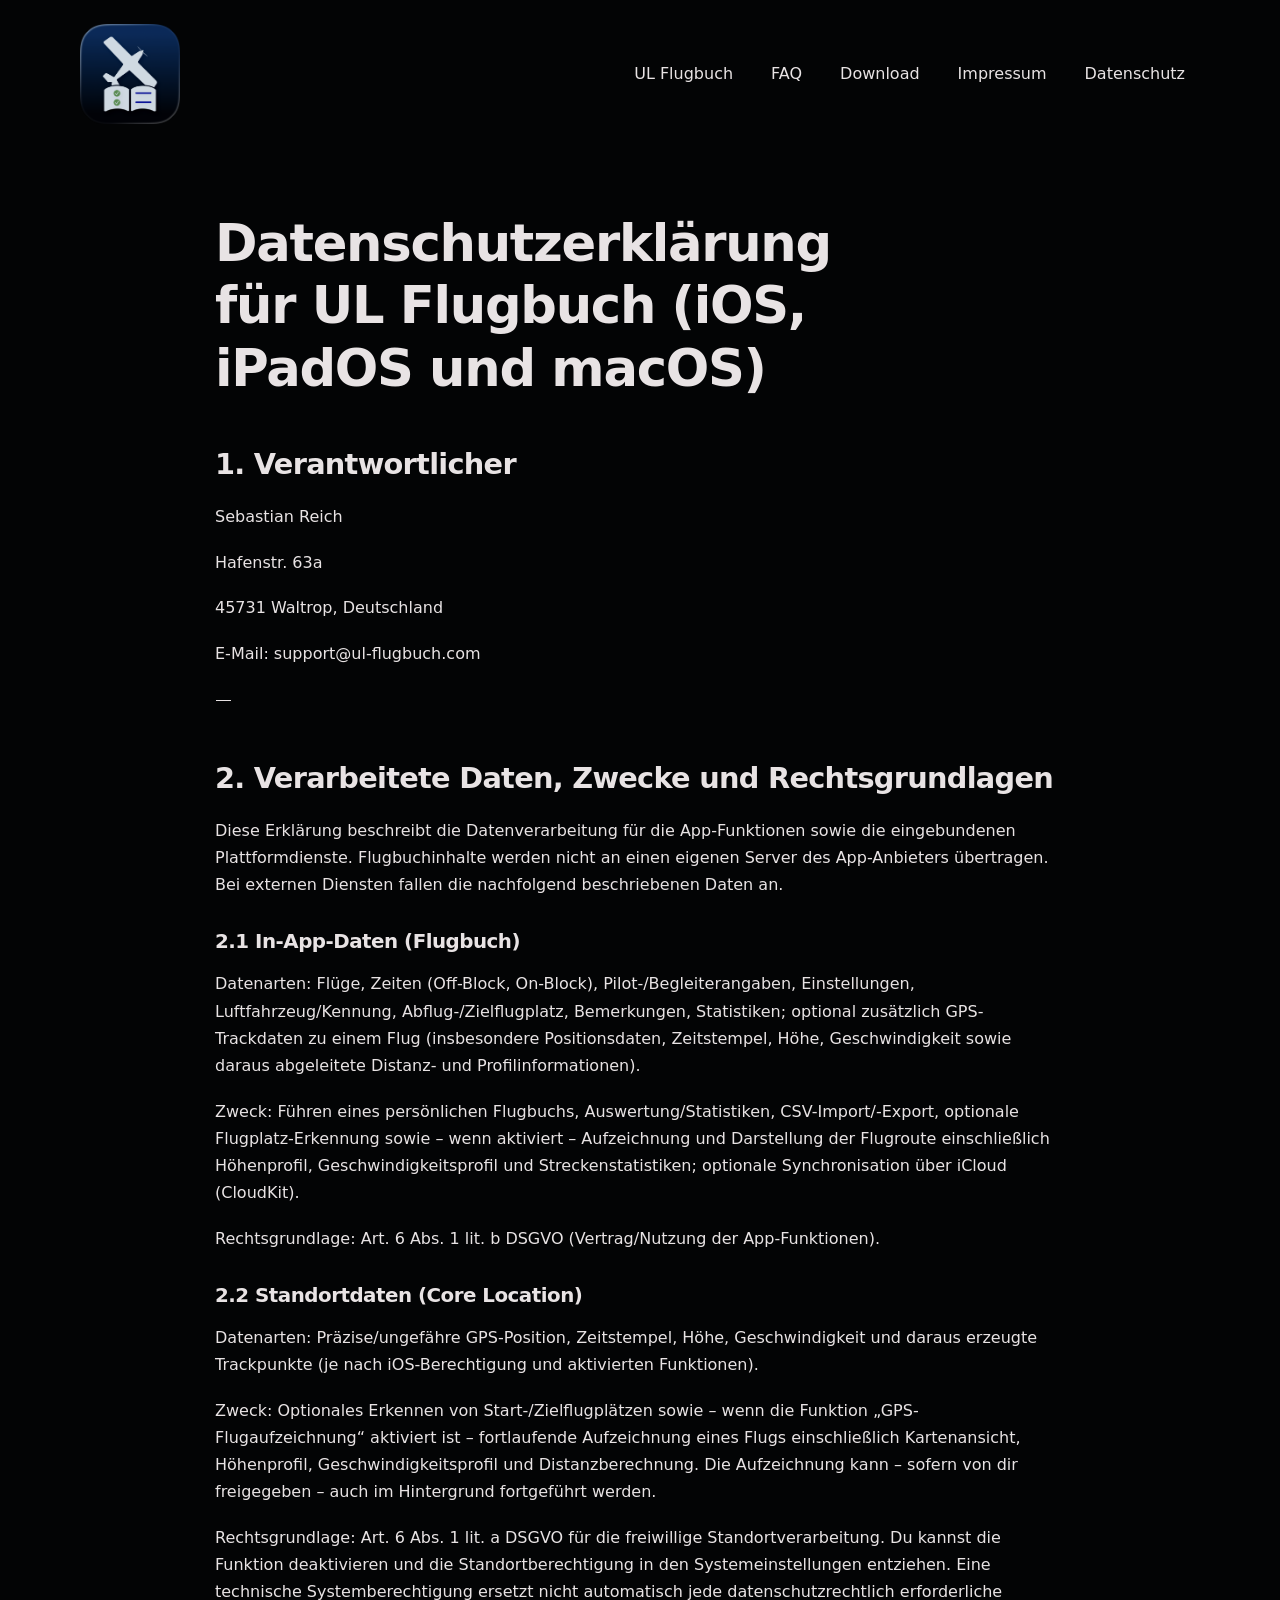
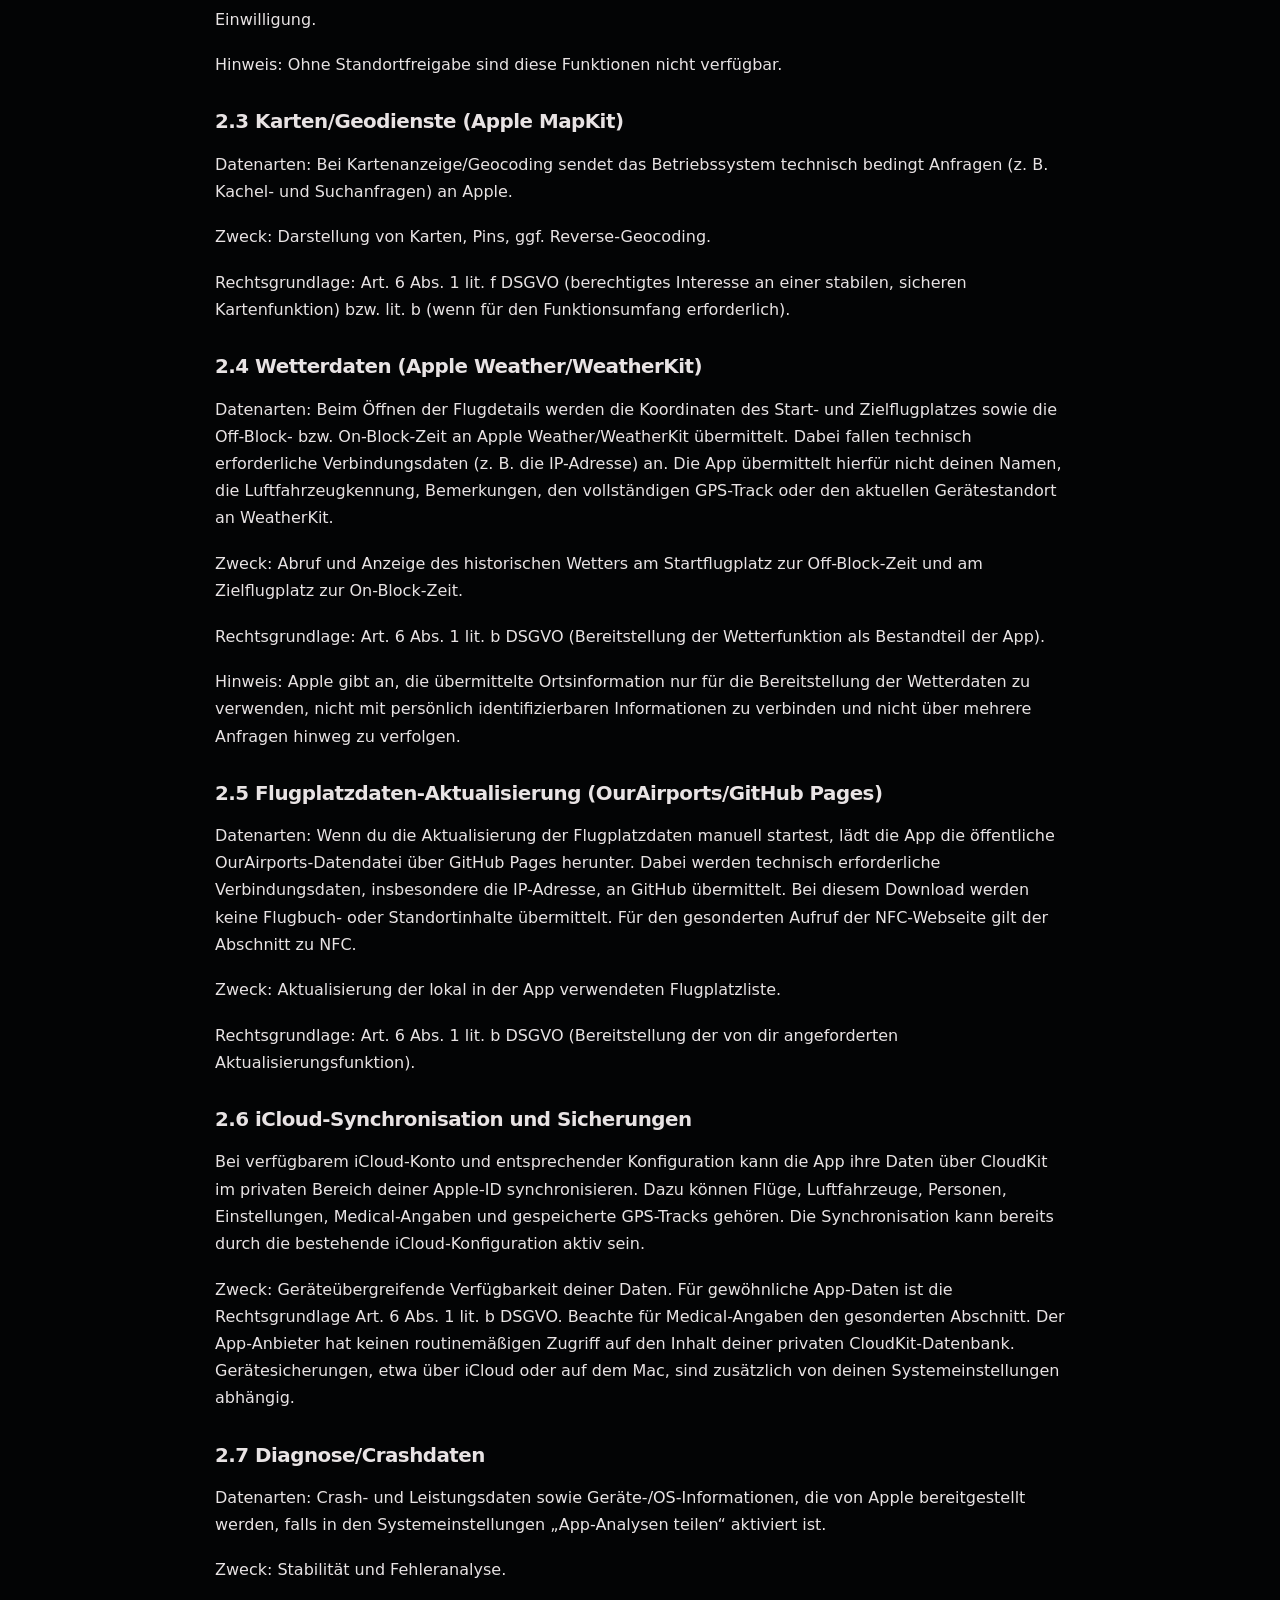
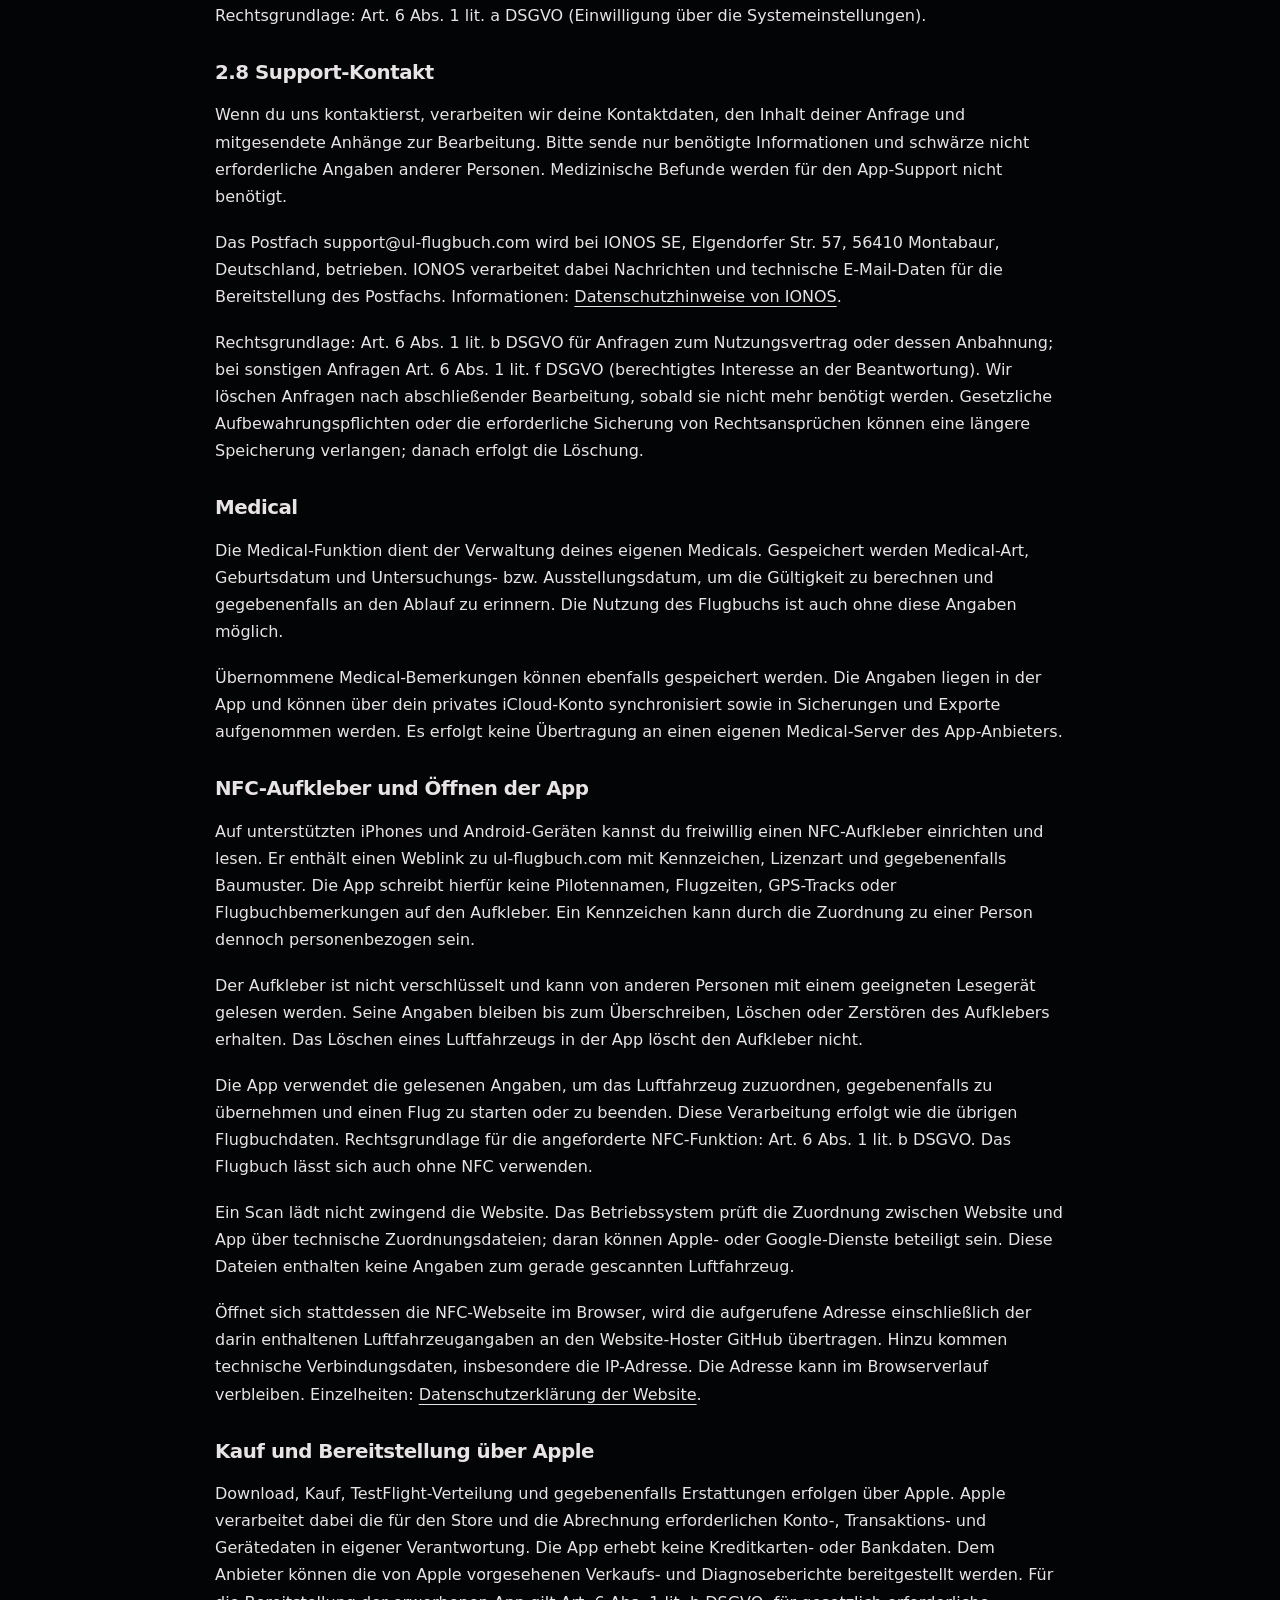
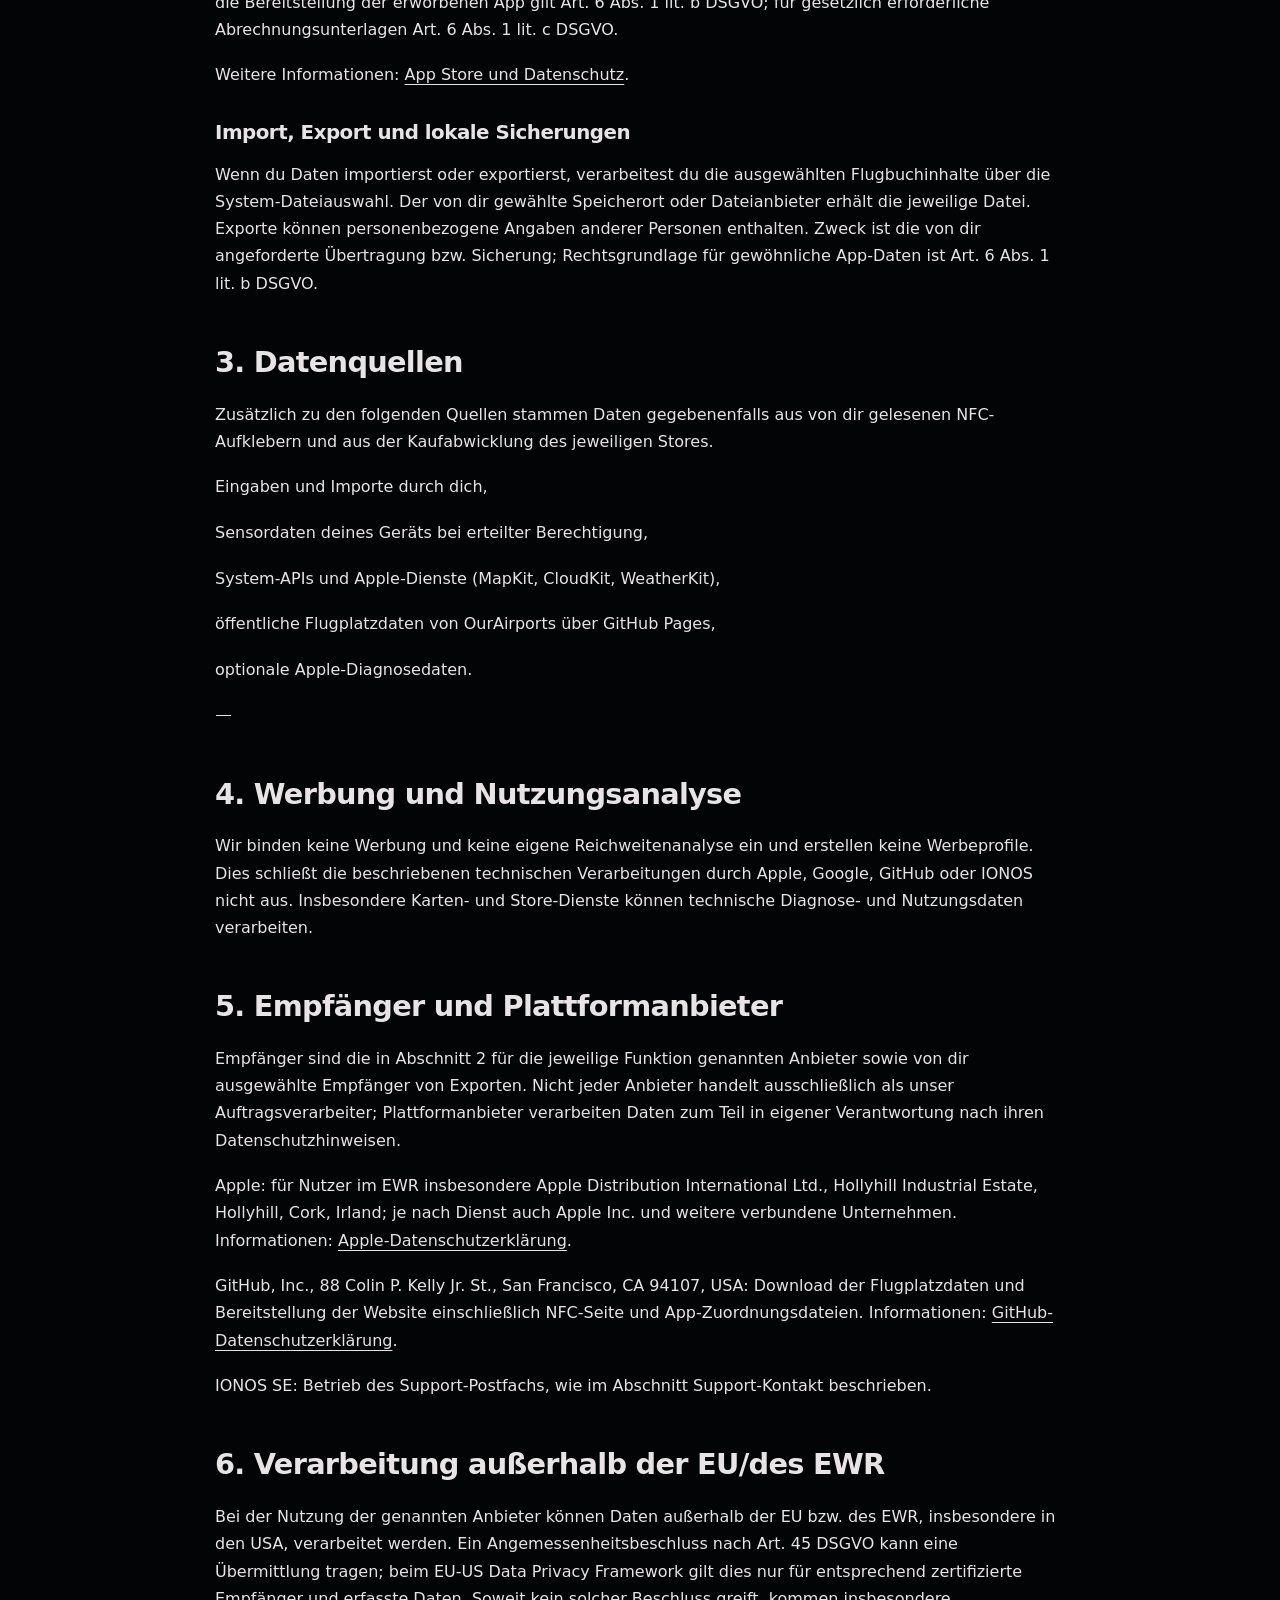
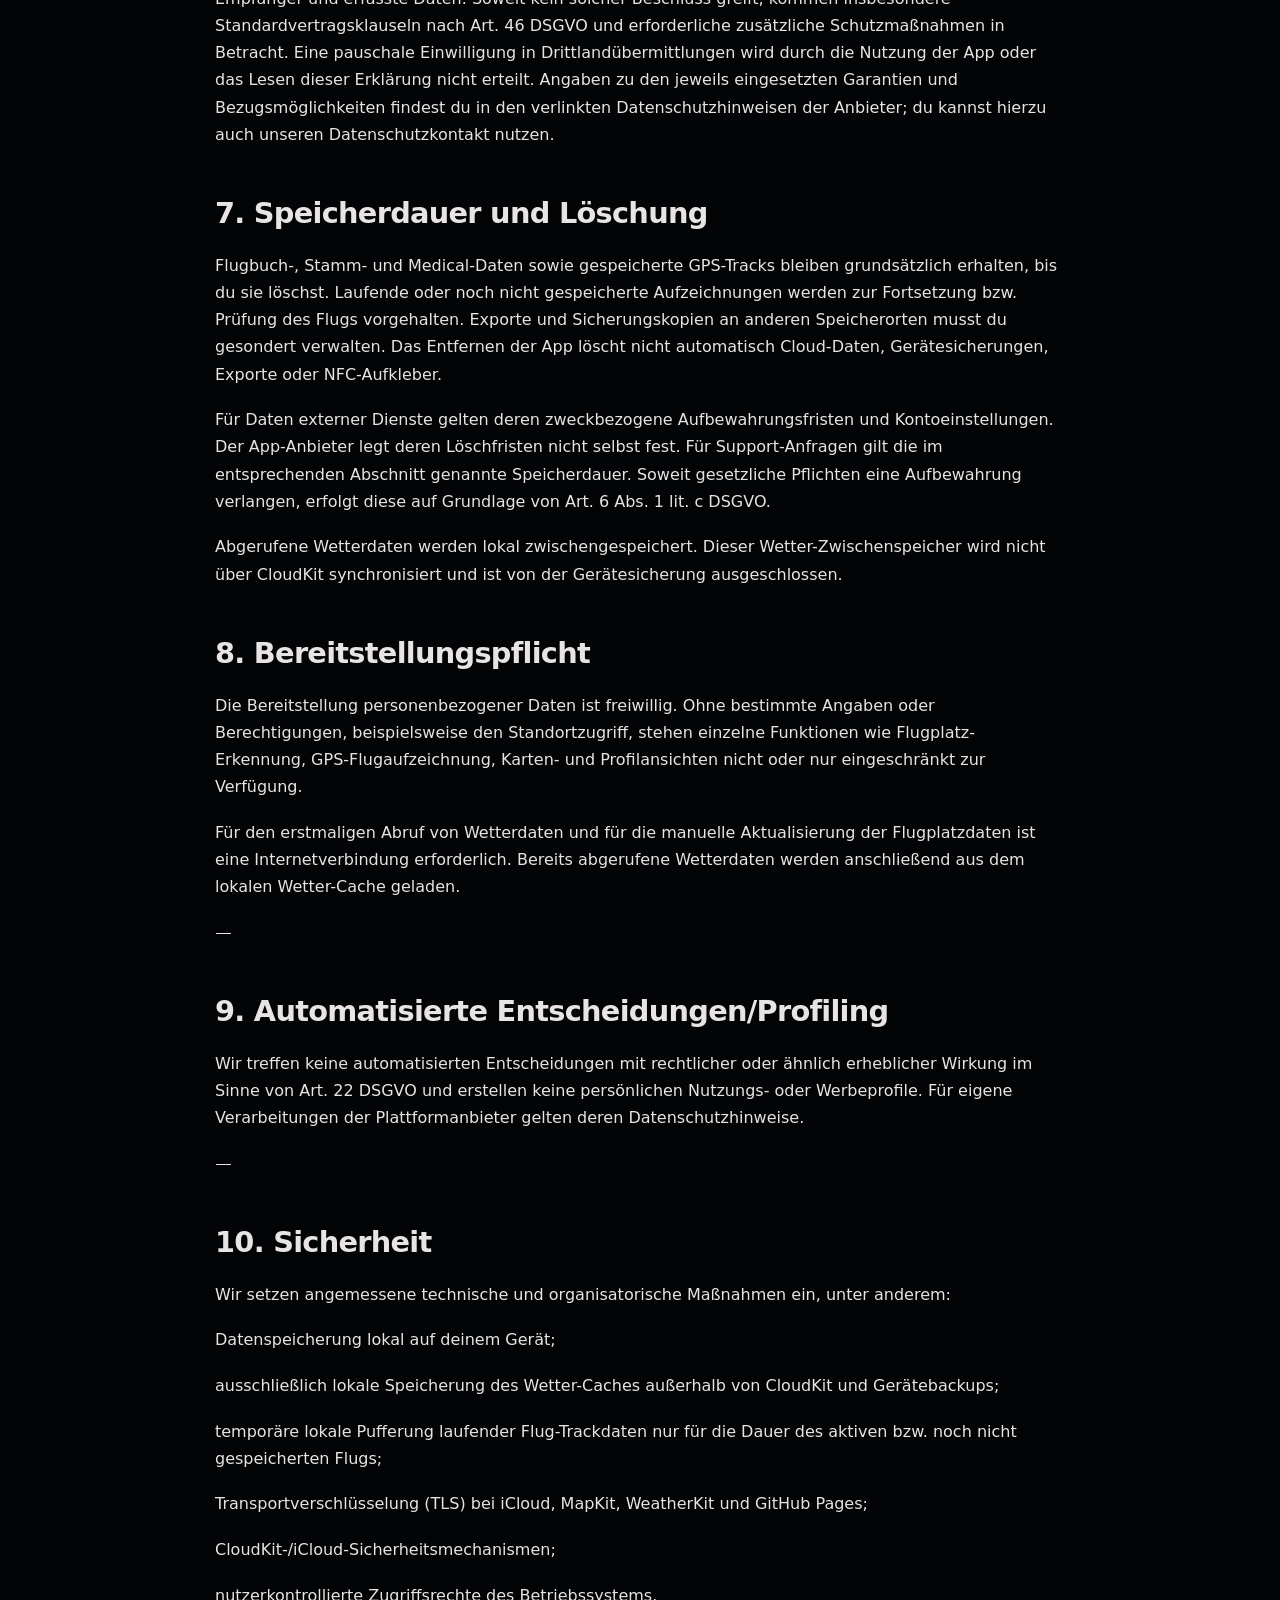
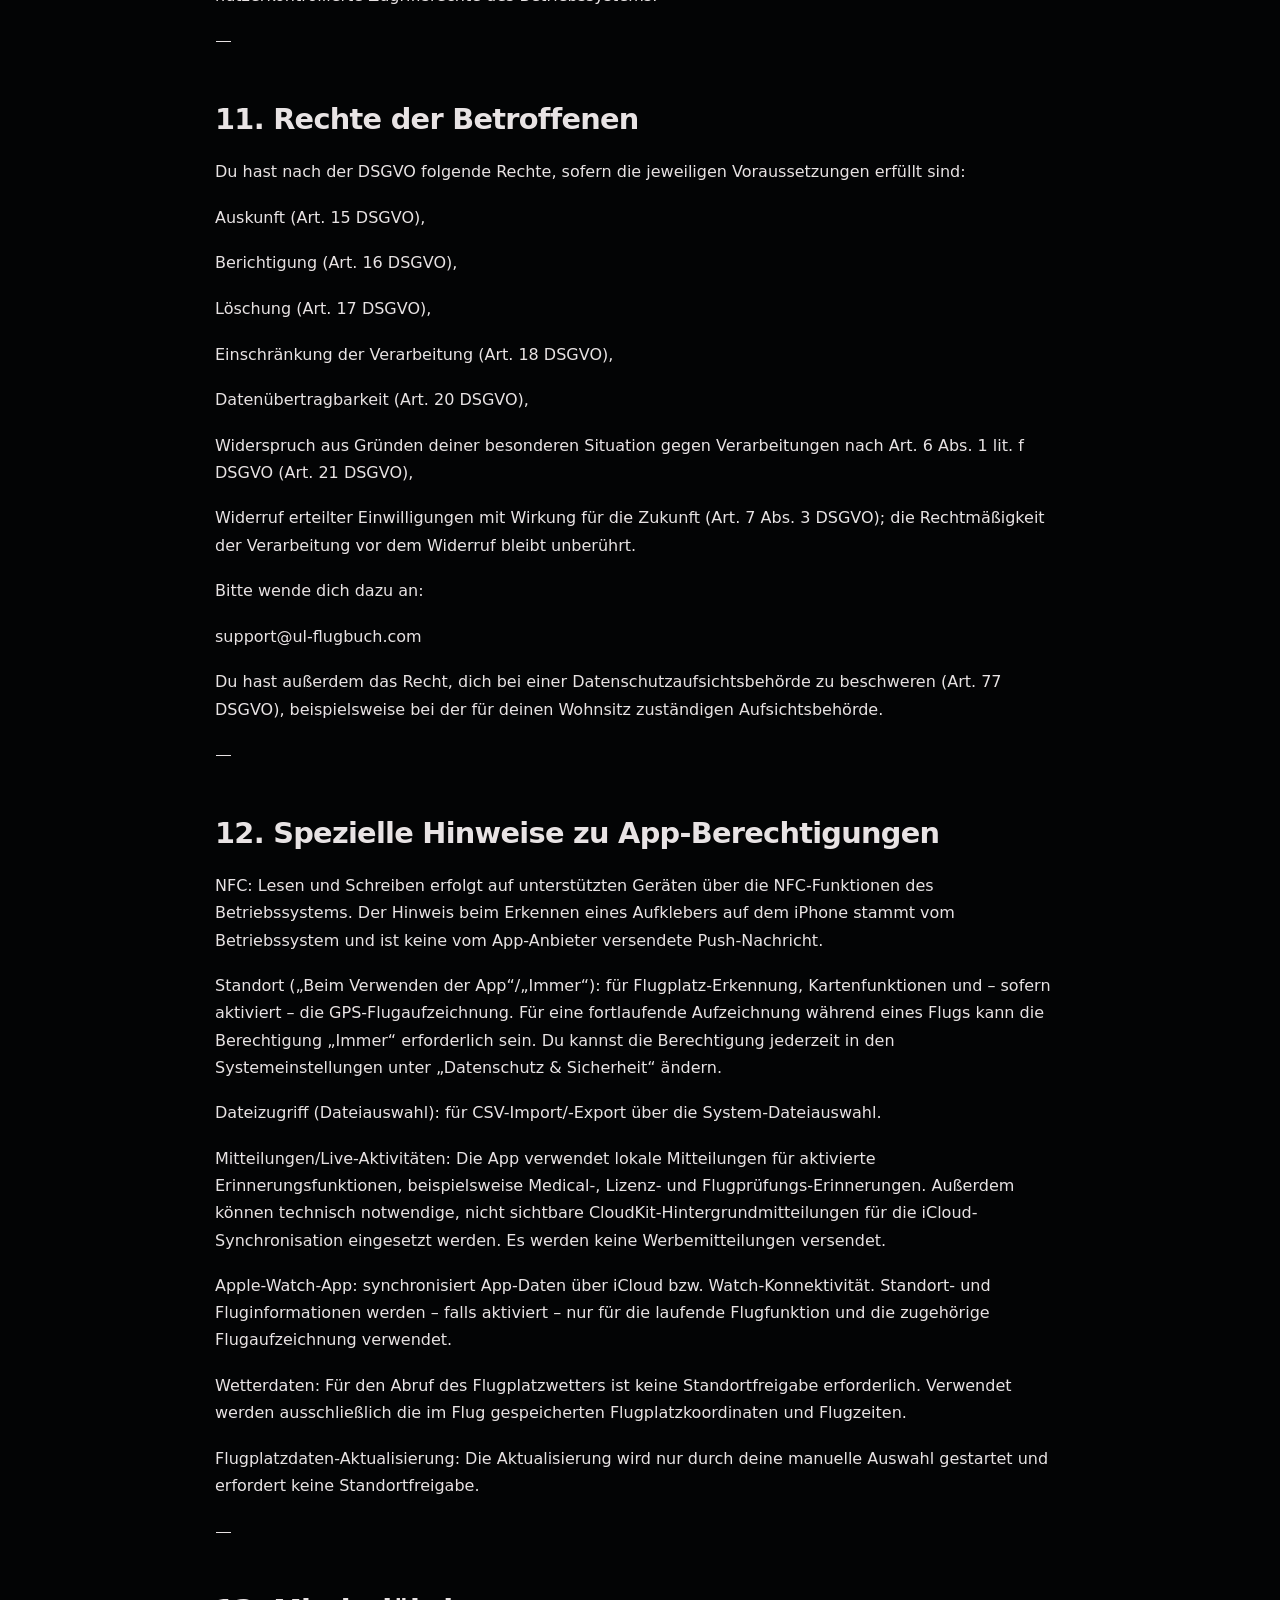
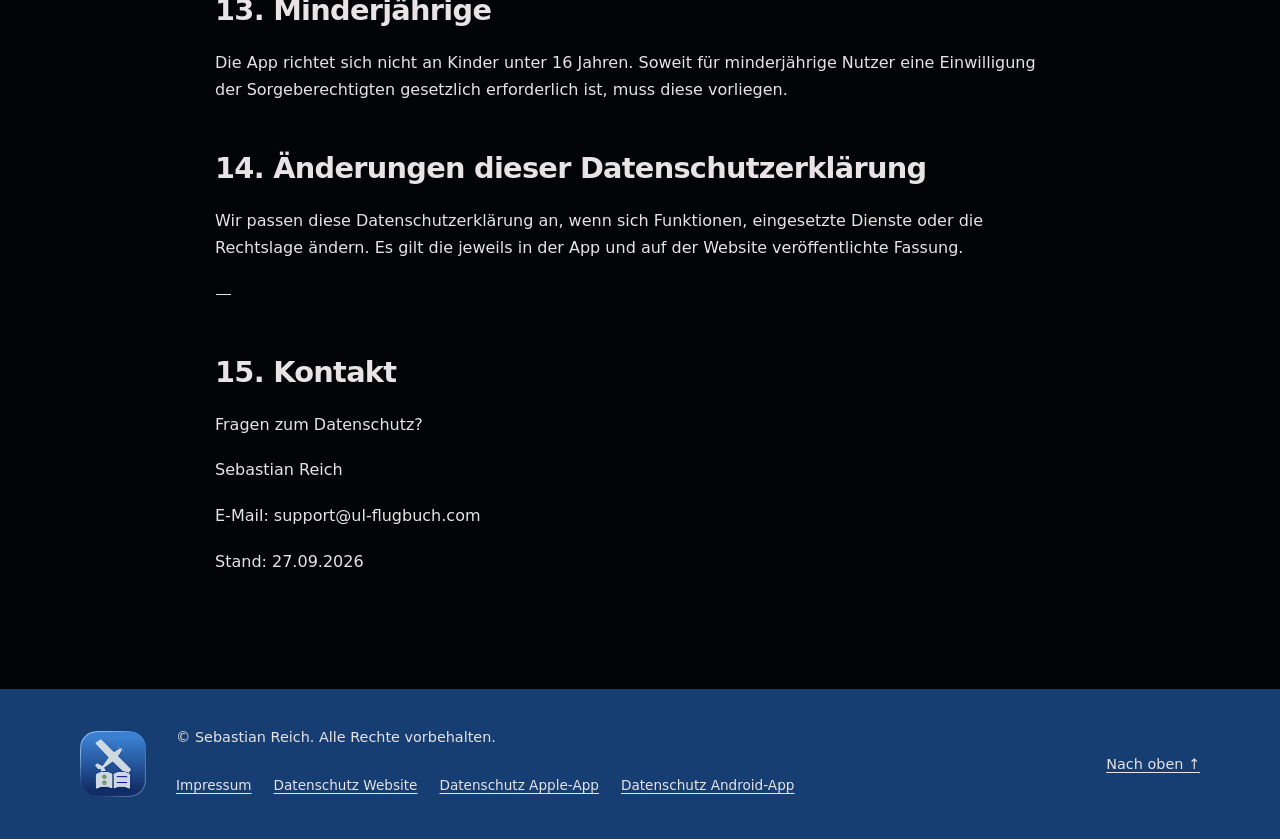
<file: datenschutz-app/index.html>
<!doctype html>
<html lang="de">
<head>
  <meta charset="utf-8">
  <meta name="viewport" content="width=device-width, initial-scale=1">
  <meta name="color-scheme" content="dark">
  <title>Datenschutz für iOS, iPadOS und macOS – UL Flugbuch</title>
  <meta name="description" content="Datenschutzerklärung der UL Flugbuch App für iOS, iPadOS und macOS.">
  <link rel="canonical" href="https://ul-flugbuch.com/datenschutz-app/">
  <meta property="og:type" content="website">
  <meta property="og:locale" content="de_DE">
  <meta property="og:site_name" content="UL Flugbuch">
  <meta property="og:title" content="Datenschutz für iOS, iPadOS und macOS – UL Flugbuch">
  <meta property="og:description" content="Datenschutzerklärung der UL Flugbuch App für iOS, iPadOS und macOS.">
  <meta property="og:url" content="https://ul-flugbuch.com/datenschutz-app/">
  <meta property="og:image" content="https://ul-flugbuch.com/images/logo.png">
  <meta property="og:image:alt" content="UL Flugbuch – App-Logo mit Flugzeug und Flugbuch">
  <meta name="theme-color" content="#050608">
  <link rel="icon" href="../images/logo-footer.png" type="image/png">
  <link rel="apple-touch-icon" href="../images/logo.png">
  <link rel="stylesheet" href="../css/style.css">
  <script src="../js/navigation.js" defer></script>
</head>
<body>
<a class="skip-link" href="#main">Zum Inhalt springen</a>
<header class="site-header wrap">
  <a class="brand" href="../index.html" aria-label="UL Flugbuch – Startseite"><img src="../images/logo.png" width="455" height="455" alt="UL Flugbuch"></a>
  <button class="menu-toggle" type="button" aria-expanded="false" aria-controls="main-navigation" hidden>Menü <span aria-hidden="true">☰</span></button>
  <nav id="main-navigation" aria-label="Hauptnavigation"><a href="../index.html">UL Flugbuch</a><a href="../faq/index.html">FAQ</a><a href="../download/index.html">Download</a><a href="../impressum/index.html">Impressum</a><a href="../datenschutz/index.html">Datenschutz</a></nav>
</header>
<main id="main" tabindex="-1"><article class="prose wrap legal"><h1>Datenschutzerklärung für UL Flugbuch (iOS, iPadOS und macOS)</h1>
<h2>1. Verantwortlicher</h2>
<p>Sebastian Reich</p>
<p>Hafenstr. 63a</p>
<p>45731 Waltrop, Deutschland</p>
<p>E-Mail: support@ul-flugbuch.com</p>

<p>⸻</p>
<h2>2. Verarbeitete Daten, Zwecke und Rechtsgrundlagen</h2>
<p>Diese Erklärung beschreibt die Datenverarbeitung für die App-Funktionen sowie die eingebundenen Plattformdienste. Flugbuchinhalte werden nicht an einen eigenen Server des App-Anbieters übertragen. Bei externen Diensten fallen die nachfolgend beschriebenen Daten an.</p>
<h3>2.1 In-App-Daten (Flugbuch)</h3>
<p>Datenarten: Flüge, Zeiten (Off-Block, On-Block), Pilot-/Begleiterangaben, Einstellungen, Luftfahrzeug/Kennung, Abflug-/Zielflugplatz, Bemerkungen, Statistiken; optional zusätzlich GPS-Trackdaten zu einem Flug (insbesondere Positionsdaten, Zeitstempel, Höhe, Geschwindigkeit sowie daraus abgeleitete Distanz- und Profilinformationen).</p>
<p>Zweck: Führen eines persönlichen Flugbuchs, Auswertung/Statistiken, CSV-Import/-Export, optionale Flugplatz-Erkennung sowie – wenn aktiviert – Aufzeichnung und Darstellung der Flugroute einschließlich Höhenprofil, Geschwindigkeitsprofil und Streckenstatistiken; optionale Synchronisation über iCloud (CloudKit).</p>
<p>Rechtsgrundlage: Art. 6 Abs. 1 lit. b DSGVO (Vertrag/Nutzung der App-Funktionen).</p>
<h3>2.2 Standortdaten (Core Location)</h3>
<p>Datenarten: Präzise/ungefähre GPS-Position, Zeitstempel, Höhe, Geschwindigkeit und daraus erzeugte Trackpunkte (je nach iOS-Berechtigung und aktivierten Funktionen).</p>
<p>Zweck: Optionales Erkennen von Start-/Zielflugplätzen sowie – wenn die Funktion „GPS-Flugaufzeichnung“ aktiviert ist – fortlaufende Aufzeichnung eines Flugs einschließlich Kartenansicht, Höhenprofil, Geschwindigkeitsprofil und Distanzberechnung. Die Aufzeichnung kann – sofern von dir freigegeben – auch im Hintergrund fortgeführt werden.</p>
<p>Rechtsgrundlage: Art. 6 Abs. 1 lit. a DSGVO für die freiwillige Standortverarbeitung. Du kannst die Funktion deaktivieren und die Standortberechtigung in den Systemeinstellungen entziehen. Eine technische Systemberechtigung ersetzt nicht automatisch jede datenschutzrechtlich erforderliche Einwilligung.</p>
<p>Hinweis: Ohne Standortfreigabe sind diese Funktionen nicht verfügbar.</p>
<h3>2.3 Karten/Geodienste (Apple MapKit)</h3>
<p>Datenarten: Bei Kartenanzeige/Geocoding sendet das Betriebssystem technisch bedingt Anfragen (z. B. Kachel- und Suchanfragen) an Apple.</p>
<p>Zweck: Darstellung von Karten, Pins, ggf. Reverse-Geocoding.</p>
<p>Rechtsgrundlage: Art. 6 Abs. 1 lit. f DSGVO (berechtigtes Interesse an einer stabilen, sicheren Kartenfunktion) bzw. lit. b (wenn für den Funktionsumfang erforderlich).</p>
<h3>2.4 Wetterdaten (Apple Weather/WeatherKit)</h3>
<p>Datenarten: Beim Öffnen der Flugdetails werden die Koordinaten des Start- und Zielflugplatzes sowie die Off-Block- bzw. On-Block-Zeit an Apple Weather/WeatherKit übermittelt. Dabei fallen technisch erforderliche Verbindungsdaten (z. B. die IP-Adresse) an. Die App übermittelt hierfür nicht deinen Namen, die Luftfahrzeugkennung, Bemerkungen, den vollständigen GPS-Track oder den aktuellen Gerätestandort an WeatherKit.</p>
<p>Zweck: Abruf und Anzeige des historischen Wetters am Startflugplatz zur Off-Block-Zeit und am Zielflugplatz zur On-Block-Zeit.</p>
<p>Rechtsgrundlage: Art. 6 Abs. 1 lit. b DSGVO (Bereitstellung der Wetterfunktion als Bestandteil der App).</p>
<p>Hinweis: Apple gibt an, die übermittelte Ortsinformation nur für die Bereitstellung der Wetterdaten zu verwenden, nicht mit persönlich identifizierbaren Informationen zu verbinden und nicht über mehrere Anfragen hinweg zu verfolgen.</p>
<h3>2.5 Flugplatzdaten-Aktualisierung (OurAirports/GitHub Pages)</h3>
<p>Datenarten: Wenn du die Aktualisierung der Flugplatzdaten manuell startest, lädt die App die öffentliche OurAirports-Datendatei über GitHub Pages herunter. Dabei werden technisch erforderliche Verbindungsdaten, insbesondere die IP-Adresse, an GitHub übermittelt. Bei diesem Download werden keine Flugbuch- oder Standortinhalte übermittelt. Für den gesonderten Aufruf der NFC-Webseite gilt der Abschnitt zu NFC.</p>
<p>Zweck: Aktualisierung der lokal in der App verwendeten Flugplatzliste.</p>
<p>Rechtsgrundlage: Art. 6 Abs. 1 lit. b DSGVO (Bereitstellung der von dir angeforderten Aktualisierungsfunktion).</p>
<h3>2.6 iCloud-Synchronisation und Sicherungen</h3>
<p>Bei verfügbarem iCloud-Konto und entsprechender Konfiguration kann die App ihre Daten über CloudKit im privaten Bereich deiner Apple-ID synchronisieren. Dazu können Flüge, Luftfahrzeuge, Personen, Einstellungen, Medical-Angaben und gespeicherte GPS-Tracks gehören. Die Synchronisation kann bereits durch die bestehende iCloud-Konfiguration aktiv sein.</p>
<p>Zweck: Geräteübergreifende Verfügbarkeit deiner Daten. Für gewöhnliche App-Daten ist die Rechtsgrundlage Art. 6 Abs. 1 lit. b DSGVO. Beachte für Medical-Angaben den gesonderten Abschnitt. Der App-Anbieter hat keinen routinemäßigen Zugriff auf den Inhalt deiner privaten CloudKit-Datenbank. Gerätesicherungen, etwa über iCloud oder auf dem Mac, sind zusätzlich von deinen Systemeinstellungen abhängig.</p>
<h3>2.7 Diagnose/Crashdaten</h3>
<p>Datenarten: Crash- und Leistungsdaten sowie Geräte-/OS-Informationen, die von Apple bereitgestellt werden, falls in den Systemeinstellungen „App-Analysen teilen“ aktiviert ist.</p>
<p>Zweck: Stabilität und Fehleranalyse.</p>
<p>Rechtsgrundlage: Art. 6 Abs. 1 lit. a DSGVO (Einwilligung über die Systemeinstellungen).</p>
<h3>2.8 Support-Kontakt</h3>
<p>Wenn du uns kontaktierst, verarbeiten wir deine Kontaktdaten, den Inhalt deiner Anfrage und mitgesendete Anhänge zur Bearbeitung. Bitte sende nur benötigte Informationen und schwärze nicht erforderliche Angaben anderer Personen. Medizinische Befunde werden für den App-Support nicht benötigt.</p>
<p>Das Postfach support@ul-flugbuch.com wird bei IONOS SE, Elgendorfer Str. 57, 56410 Montabaur, Deutschland, betrieben. IONOS verarbeitet dabei Nachrichten und technische E-Mail-Daten für die Bereitstellung des Postfachs. Informationen: <a href="https://www.ionos.de/terms-gtc/datenschutzerklaerung/">Datenschutzhinweise von IONOS</a>.</p>
<p>Rechtsgrundlage: Art. 6 Abs. 1 lit. b DSGVO für Anfragen zum Nutzungsvertrag oder dessen Anbahnung; bei sonstigen Anfragen Art. 6 Abs. 1 lit. f DSGVO (berechtigtes Interesse an der Beantwortung). Wir löschen Anfragen nach abschließender Bearbeitung, sobald sie nicht mehr benötigt werden. Gesetzliche Aufbewahrungspflichten oder die erforderliche Sicherung von Rechtsansprüchen können eine längere Speicherung verlangen; danach erfolgt die Löschung.</p>
<h3>Medical</h3>
<p>Die Medical-Funktion dient der Verwaltung deines eigenen Medicals. Gespeichert werden Medical-Art, Geburtsdatum und Untersuchungs- bzw. Ausstellungsdatum, um die Gültigkeit zu berechnen und gegebenenfalls an den Ablauf zu erinnern. Die Nutzung des Flugbuchs ist auch ohne diese Angaben möglich.</p>
<p>Übernommene Medical-Bemerkungen können ebenfalls gespeichert werden. Die Angaben liegen in der App und können über dein privates iCloud-Konto synchronisiert sowie in Sicherungen und Exporte aufgenommen werden. Es erfolgt keine Übertragung an einen eigenen Medical-Server des App-Anbieters.</p>
<h3>NFC-Aufkleber und Öffnen der App</h3>
<p>Auf unterstützten iPhones und Android-Geräten kannst du freiwillig einen NFC-Aufkleber einrichten und lesen. Er enthält einen Weblink zu ul-flugbuch.com mit Kennzeichen, Lizenzart und gegebenenfalls Baumuster. Die App schreibt hierfür keine Pilotennamen, Flugzeiten, GPS-Tracks oder Flugbuchbemerkungen auf den Aufkleber. Ein Kennzeichen kann durch die Zuordnung zu einer Person dennoch personenbezogen sein.</p>
<p>Der Aufkleber ist nicht verschlüsselt und kann von anderen Personen mit einem geeigneten Lesegerät gelesen werden. Seine Angaben bleiben bis zum Überschreiben, Löschen oder Zerstören des Aufklebers erhalten. Das Löschen eines Luftfahrzeugs in der App löscht den Aufkleber nicht.</p>
<p>Die App verwendet die gelesenen Angaben, um das Luftfahrzeug zuzuordnen, gegebenenfalls zu übernehmen und einen Flug zu starten oder zu beenden. Diese Verarbeitung erfolgt wie die übrigen Flugbuchdaten. Rechtsgrundlage für die angeforderte NFC-Funktion: Art. 6 Abs. 1 lit. b DSGVO. Das Flugbuch lässt sich auch ohne NFC verwenden.</p>
<p>Ein Scan lädt nicht zwingend die Website. Das Betriebssystem prüft die Zuordnung zwischen Website und App über technische Zuordnungsdateien; daran können Apple- oder Google-Dienste beteiligt sein. Diese Dateien enthalten keine Angaben zum gerade gescannten Luftfahrzeug.</p>
<p>Öffnet sich stattdessen die NFC-Webseite im Browser, wird die aufgerufene Adresse einschließlich der darin enthaltenen Luftfahrzeugangaben an den Website-Hoster GitHub übertragen. Hinzu kommen technische Verbindungsdaten, insbesondere die IP-Adresse. Die Adresse kann im Browserverlauf verbleiben. Einzelheiten: <a href="https://ul-flugbuch.com/datenschutz/">Datenschutzerklärung der Website</a>.</p>
<h3>Kauf und Bereitstellung über Apple</h3>
<p>Download, Kauf, TestFlight-Verteilung und gegebenenfalls Erstattungen erfolgen über Apple. Apple verarbeitet dabei die für den Store und die Abrechnung erforderlichen Konto-, Transaktions- und Gerätedaten in eigener Verantwortung. Die App erhebt keine Kreditkarten- oder Bankdaten. Dem Anbieter können die von Apple vorgesehenen Verkaufs- und Diagnoseberichte bereitgestellt werden. Für die Bereitstellung der erworbenen App gilt Art. 6 Abs. 1 lit. b DSGVO; für gesetzlich erforderliche Abrechnungsunterlagen Art. 6 Abs. 1 lit. c DSGVO.</p>
<p>Weitere Informationen: <a href="https://www.apple.com/legal/privacy/data/en/app-store/">App Store und Datenschutz</a>.</p>
<h3>Import, Export und lokale Sicherungen</h3>
<p>Wenn du Daten importierst oder exportierst, verarbeitest du die ausgewählten Flugbuchinhalte über die System-Dateiauswahl. Der von dir gewählte Speicherort oder Dateianbieter erhält die jeweilige Datei. Exporte können personenbezogene Angaben anderer Personen enthalten. Zweck ist die von dir angeforderte Übertragung bzw. Sicherung; Rechtsgrundlage für gewöhnliche App-Daten ist Art. 6 Abs. 1 lit. b DSGVO.</p>
<h2>3. Datenquellen</h2><p>Zusätzlich zu den folgenden Quellen stammen Daten gegebenenfalls aus von dir gelesenen NFC-Aufklebern und aus der Kaufabwicklung des jeweiligen Stores.</p>

<p>Eingaben und Importe durch dich,</p>
<p>Sensordaten deines Geräts bei erteilter Berechtigung,</p>
<p>System-APIs und Apple-Dienste (MapKit, CloudKit, WeatherKit),</p>
<p>öffentliche Flugplatzdaten von OurAirports über GitHub Pages,</p>
<p>optionale Apple-Diagnosedaten.</p>
<p>⸻</p>
<h2>4. Werbung und Nutzungsanalyse</h2>
<p>Wir binden keine Werbung und keine eigene Reichweitenanalyse ein und erstellen keine Werbeprofile. Dies schließt die beschriebenen technischen Verarbeitungen durch Apple, Google, GitHub oder IONOS nicht aus. Insbesondere Karten- und Store-Dienste können technische Diagnose- und Nutzungsdaten verarbeiten.</p>
<h2>5. Empfänger und Plattformanbieter</h2>
<p>Empfänger sind die in Abschnitt 2 für die jeweilige Funktion genannten Anbieter sowie von dir ausgewählte Empfänger von Exporten. Nicht jeder Anbieter handelt ausschließlich als unser Auftragsverarbeiter; Plattformanbieter verarbeiten Daten zum Teil in eigener Verantwortung nach ihren Datenschutzhinweisen.</p>
<p>Apple: für Nutzer im EWR insbesondere Apple Distribution International Ltd., Hollyhill Industrial Estate, Hollyhill, Cork, Irland; je nach Dienst auch Apple Inc. und weitere verbundene Unternehmen. Informationen: <a href="https://www.apple.com/legal/privacy/">Apple-Datenschutzerklärung</a>.</p>
<p>GitHub, Inc., 88 Colin P. Kelly Jr. St., San Francisco, CA 94107, USA: Download der Flugplatzdaten und Bereitstellung der Website einschließlich NFC-Seite und App-Zuordnungsdateien. Informationen: <a href="https://docs.github.com/en/site-policy/privacy-policies/github-general-privacy-statement">GitHub-Datenschutzerklärung</a>.</p>
<p>IONOS SE: Betrieb des Support-Postfachs, wie im Abschnitt Support-Kontakt beschrieben.</p>
<h2>6. Verarbeitung außerhalb der EU/des EWR</h2>
<p>Bei der Nutzung der genannten Anbieter können Daten außerhalb der EU bzw. des EWR, insbesondere in den USA, verarbeitet werden. Ein Angemessenheitsbeschluss nach Art. 45 DSGVO kann eine Übermittlung tragen; beim EU-US Data Privacy Framework gilt dies nur für entsprechend zertifizierte Empfänger und erfasste Daten. Soweit kein solcher Beschluss greift, kommen insbesondere Standardvertragsklauseln nach Art. 46 DSGVO und erforderliche zusätzliche Schutzmaßnahmen in Betracht. Eine pauschale Einwilligung in Drittlandübermittlungen wird durch die Nutzung der App oder das Lesen dieser Erklärung nicht erteilt. Angaben zu den jeweils eingesetzten Garantien und Bezugsmöglichkeiten findest du in den verlinkten Datenschutzhinweisen der Anbieter; du kannst hierzu auch unseren Datenschutzkontakt nutzen.</p>
<h2>7. Speicherdauer und Löschung</h2>
<p>Flugbuch-, Stamm- und Medical-Daten sowie gespeicherte GPS-Tracks bleiben grundsätzlich erhalten, bis du sie löschst. Laufende oder noch nicht gespeicherte Aufzeichnungen werden zur Fortsetzung bzw. Prüfung des Flugs vorgehalten. Exporte und Sicherungskopien an anderen Speicherorten musst du gesondert verwalten. Das Entfernen der App löscht nicht automatisch Cloud-Daten, Gerätesicherungen, Exporte oder NFC-Aufkleber.</p>
<p>Für Daten externer Dienste gelten deren zweckbezogene Aufbewahrungsfristen und Kontoeinstellungen. Der App-Anbieter legt deren Löschfristen nicht selbst fest. Für Support-Anfragen gilt die im entsprechenden Abschnitt genannte Speicherdauer. Soweit gesetzliche Pflichten eine Aufbewahrung verlangen, erfolgt diese auf Grundlage von Art. 6 Abs. 1 lit. c DSGVO.</p>
<p>Abgerufene Wetterdaten werden lokal zwischengespeichert. Dieser Wetter-Zwischenspeicher wird nicht über CloudKit synchronisiert und ist von der Gerätesicherung ausgeschlossen.</p>
<h2>8. Bereitstellungspflicht</h2>
<p>Die Bereitstellung personenbezogener Daten ist freiwillig. Ohne bestimmte Angaben oder Berechtigungen, beispielsweise den Standortzugriff, stehen einzelne Funktionen wie Flugplatz-Erkennung, GPS-Flugaufzeichnung, Karten- und Profilansichten nicht oder nur eingeschränkt zur Verfügung.</p>
<p>Für den erstmaligen Abruf von Wetterdaten und für die manuelle Aktualisierung der Flugplatzdaten ist eine Internetverbindung erforderlich. Bereits abgerufene Wetterdaten werden anschließend aus dem lokalen Wetter-Cache geladen.</p>
<p>⸻</p>
<h2>9. Automatisierte Entscheidungen/Profiling</h2>
<p>Wir treffen keine automatisierten Entscheidungen mit rechtlicher oder ähnlich erheblicher Wirkung im Sinne von Art. 22 DSGVO und erstellen keine persönlichen Nutzungs- oder Werbeprofile. Für eigene Verarbeitungen der Plattformanbieter gelten deren Datenschutzhinweise.</p>
<p>⸻</p>
<h2>10. Sicherheit</h2>
<p>Wir setzen angemessene technische und organisatorische Maßnahmen ein, unter anderem:</p>
<p>Datenspeicherung lokal auf deinem Gerät;</p>
<p>ausschließlich lokale Speicherung des Wetter-Caches außerhalb von CloudKit und Gerätebackups;</p>
<p>temporäre lokale Pufferung laufender Flug-Trackdaten nur für die Dauer des aktiven bzw. noch nicht gespeicherten Flugs;</p>
<p>Transportverschlüsselung (TLS) bei iCloud, MapKit, WeatherKit und GitHub Pages;</p>
<p>CloudKit-/iCloud-Sicherheitsmechanismen;</p>
<p>nutzerkontrollierte Zugriffsrechte des Betriebssystems.</p>
<p>⸻</p>
<h2>11. Rechte der Betroffenen</h2>
<p>Du hast nach der DSGVO folgende Rechte, sofern die jeweiligen Voraussetzungen erfüllt sind:</p>
<p>Auskunft (Art. 15 DSGVO),</p>
<p>Berichtigung (Art. 16 DSGVO),</p>
<p>Löschung (Art. 17 DSGVO),</p>
<p>Einschränkung der Verarbeitung (Art. 18 DSGVO),</p>
<p>Datenübertragbarkeit (Art. 20 DSGVO),</p>
<p>Widerspruch aus Gründen deiner besonderen Situation gegen Verarbeitungen nach Art. 6 Abs. 1 lit. f DSGVO (Art. 21 DSGVO),</p>
<p>Widerruf erteilter Einwilligungen mit Wirkung für die Zukunft (Art. 7 Abs. 3 DSGVO); die Rechtmäßigkeit der Verarbeitung vor dem Widerruf bleibt unberührt.</p>
<p>Bitte wende dich dazu an:</p>
<p>support@ul-flugbuch.com</p>
<p>Du hast außerdem das Recht, dich bei einer Datenschutzaufsichtsbehörde zu beschweren (Art. 77 DSGVO), beispielsweise bei der für deinen Wohnsitz zuständigen Aufsichtsbehörde.</p>
<p>⸻</p>
<h2>12. Spezielle Hinweise zu App-Berechtigungen</h2><p>NFC: Lesen und Schreiben erfolgt auf unterstützten Geräten über die NFC-Funktionen des Betriebssystems. Der Hinweis beim Erkennen eines Aufklebers auf dem iPhone stammt vom Betriebssystem und ist keine vom App-Anbieter versendete Push-Nachricht.</p>

<p>Standort („Beim Verwenden der App“/„Immer“): für Flugplatz-Erkennung, Kartenfunktionen und – sofern aktiviert – die GPS-Flugaufzeichnung. Für eine fortlaufende Aufzeichnung während eines Flugs kann die Berechtigung „Immer“ erforderlich sein. Du kannst die Berechtigung jederzeit in den Systemeinstellungen unter „Datenschutz &amp; Sicherheit“ ändern.</p>
<p>Dateizugriff (Dateiauswahl): für CSV-Import/-Export über die System-Dateiauswahl.</p>
<p>Mitteilungen/Live-Aktivitäten: Die App verwendet lokale Mitteilungen für aktivierte Erinnerungsfunktionen, beispielsweise Medical-, Lizenz- und Flugprüfungs-Erinnerungen. Außerdem können technisch notwendige, nicht sichtbare CloudKit-Hintergrundmitteilungen für die iCloud-Synchronisation eingesetzt werden. Es werden keine Werbemitteilungen versendet.</p>
<p>Apple-Watch-App: synchronisiert App-Daten über iCloud bzw. Watch-Konnektivität. Standort- und Fluginformationen werden – falls aktiviert – nur für die laufende Flugfunktion und die zugehörige Flugaufzeichnung verwendet.</p>
<p>Wetterdaten: Für den Abruf des Flugplatzwetters ist keine Standortfreigabe erforderlich. Verwendet werden ausschließlich die im Flug gespeicherten Flugplatzkoordinaten und Flugzeiten.</p>
<p>Flugplatzdaten-Aktualisierung: Die Aktualisierung wird nur durch deine manuelle Auswahl gestartet und erfordert keine Standortfreigabe.</p>
<p>⸻</p>
<h2>13. Minderjährige</h2>
<p>Die App richtet sich nicht an Kinder unter 16 Jahren. Soweit für minderjährige Nutzer eine Einwilligung der Sorgeberechtigten gesetzlich erforderlich ist, muss diese vorliegen.</p>
<h2>14. Änderungen dieser Datenschutzerklärung</h2>
<p>Wir passen diese Datenschutzerklärung an, wenn sich Funktionen, eingesetzte Dienste oder die Rechtslage ändern. Es gilt die jeweils in der App und auf der Website veröffentlichte Fassung.</p>
<p>⸻</p>
<h2>15. Kontakt</h2>
<p>Fragen zum Datenschutz?</p>
<p>Sebastian Reich</p>
<p>E-Mail: support@ul-flugbuch.com</p>
<p>Stand: 27.09.2026</p></article></main>
<footer class="site-footer"><div class="wrap footer-inner">
  <a href="../index.html" aria-label="UL Flugbuch – Startseite"><img src="../images/logo-footer.png" width="256" height="256" alt="UL Flugbuch" loading="lazy"></a>
  <div><p>© Sebastian Reich. Alle Rechte vorbehalten.</p><nav aria-label="Rechtliche Informationen"><a href="../impressum/index.html">Impressum</a><a href="../datenschutz/index.html">Datenschutz Website</a><a href="../datenschutz-app/index.html">Datenschutz Apple-App</a><a href="../datenschutz-android/index.html">Datenschutz Android-App</a></nav></div>
  <a class="back-top" href="#main">Nach oben ↑</a>
</div></footer>
</body>
</html>
</file>
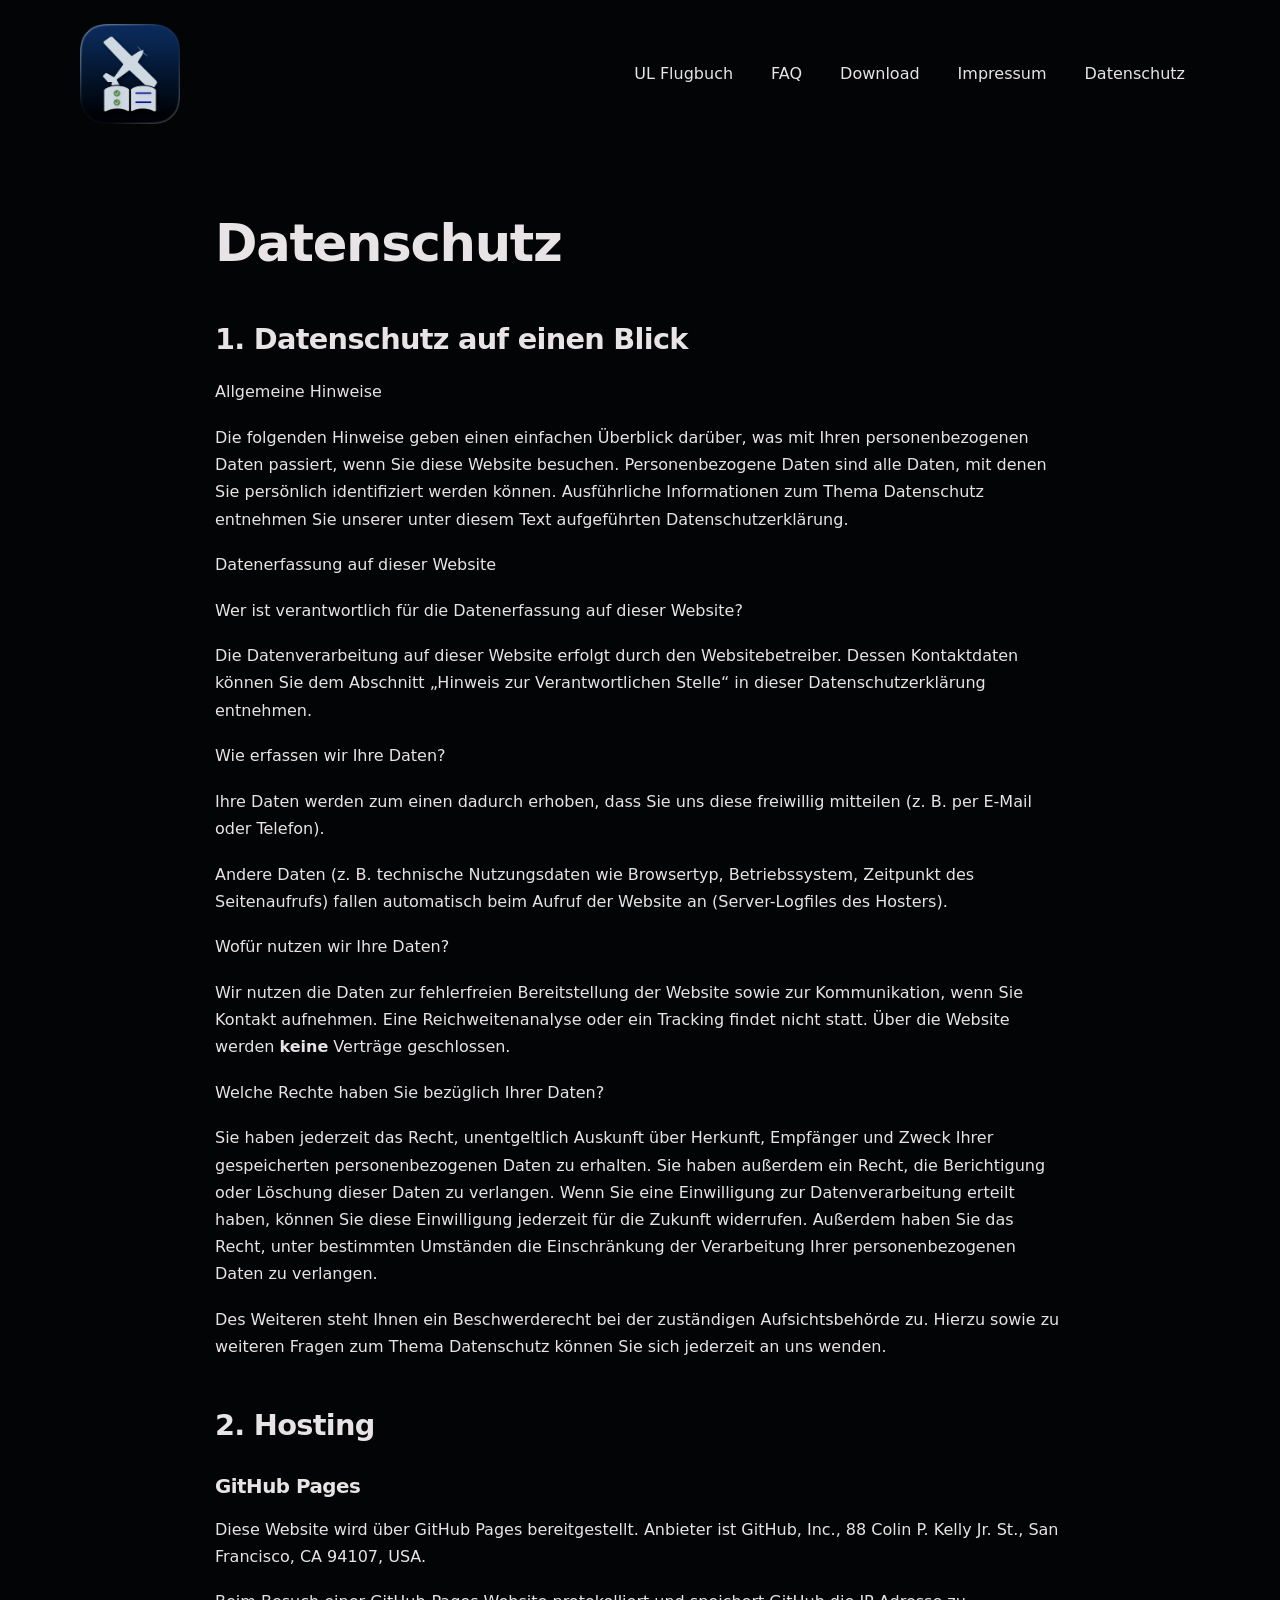
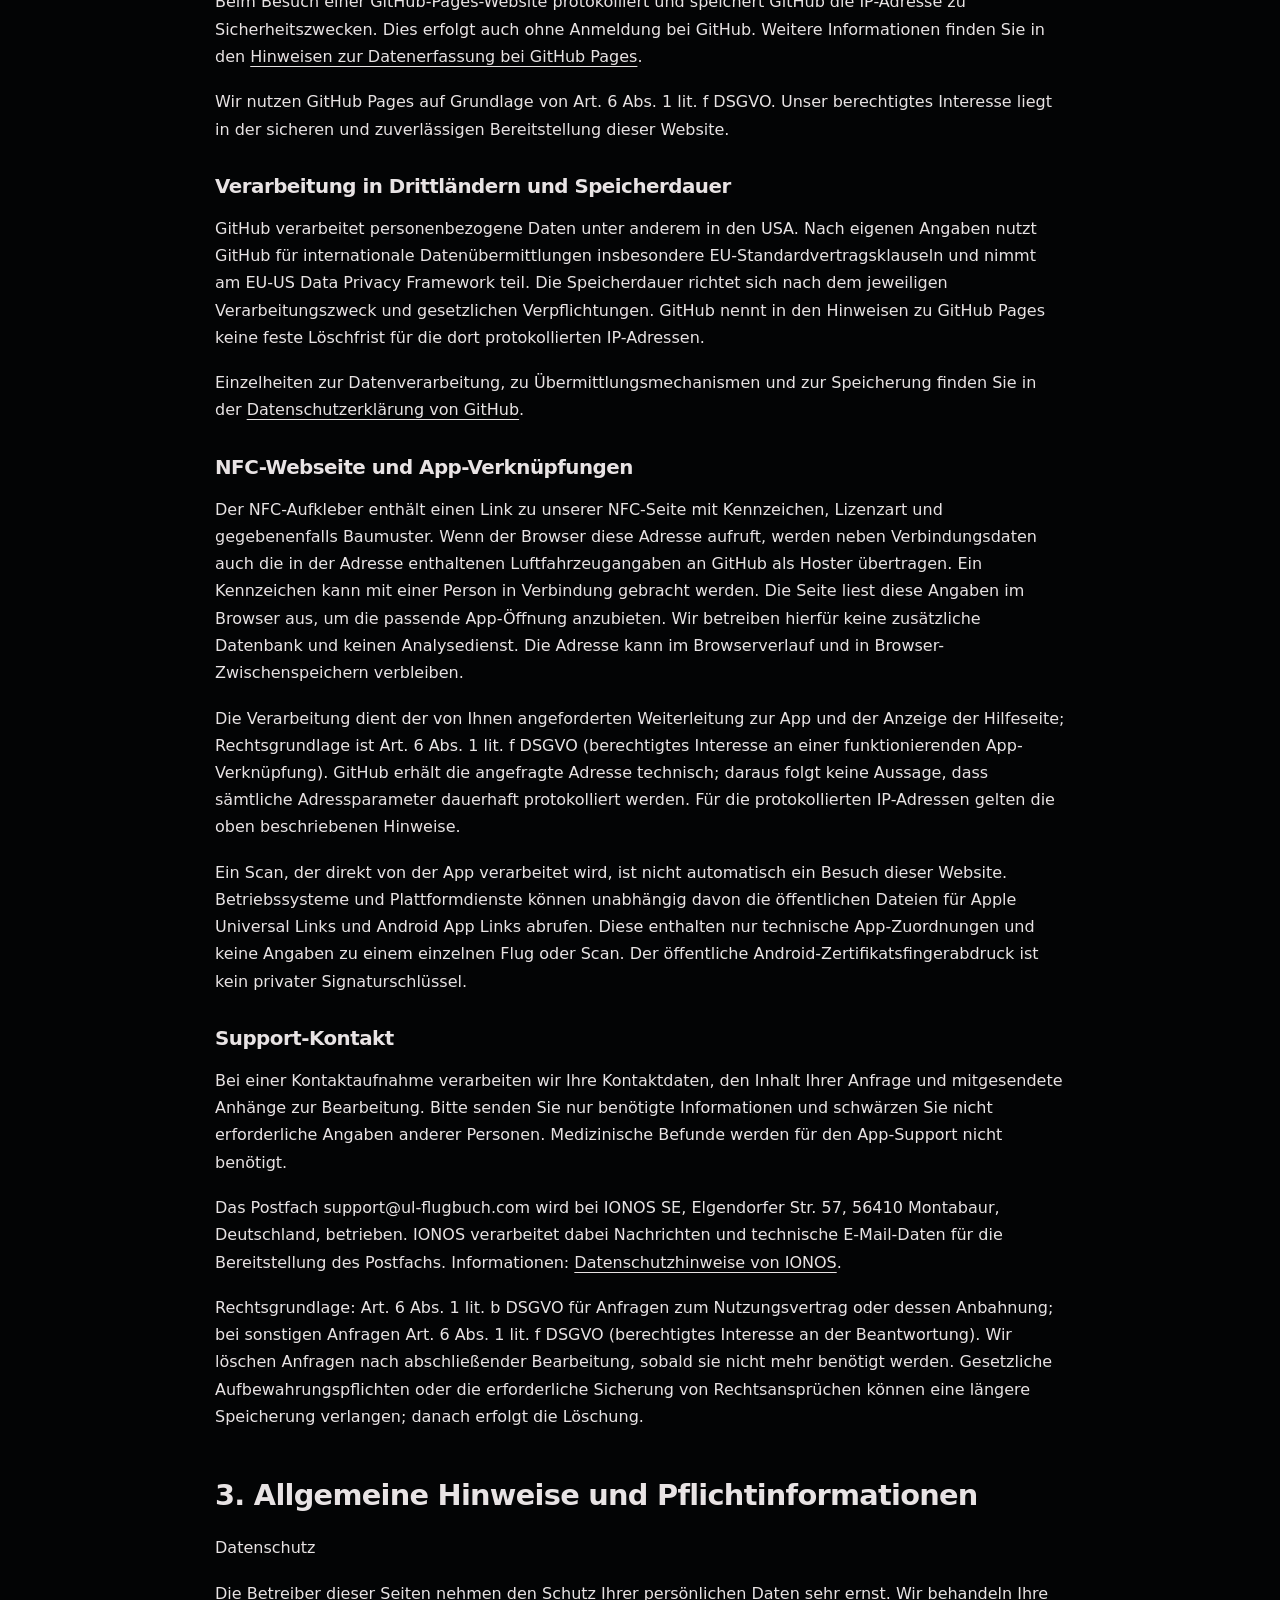
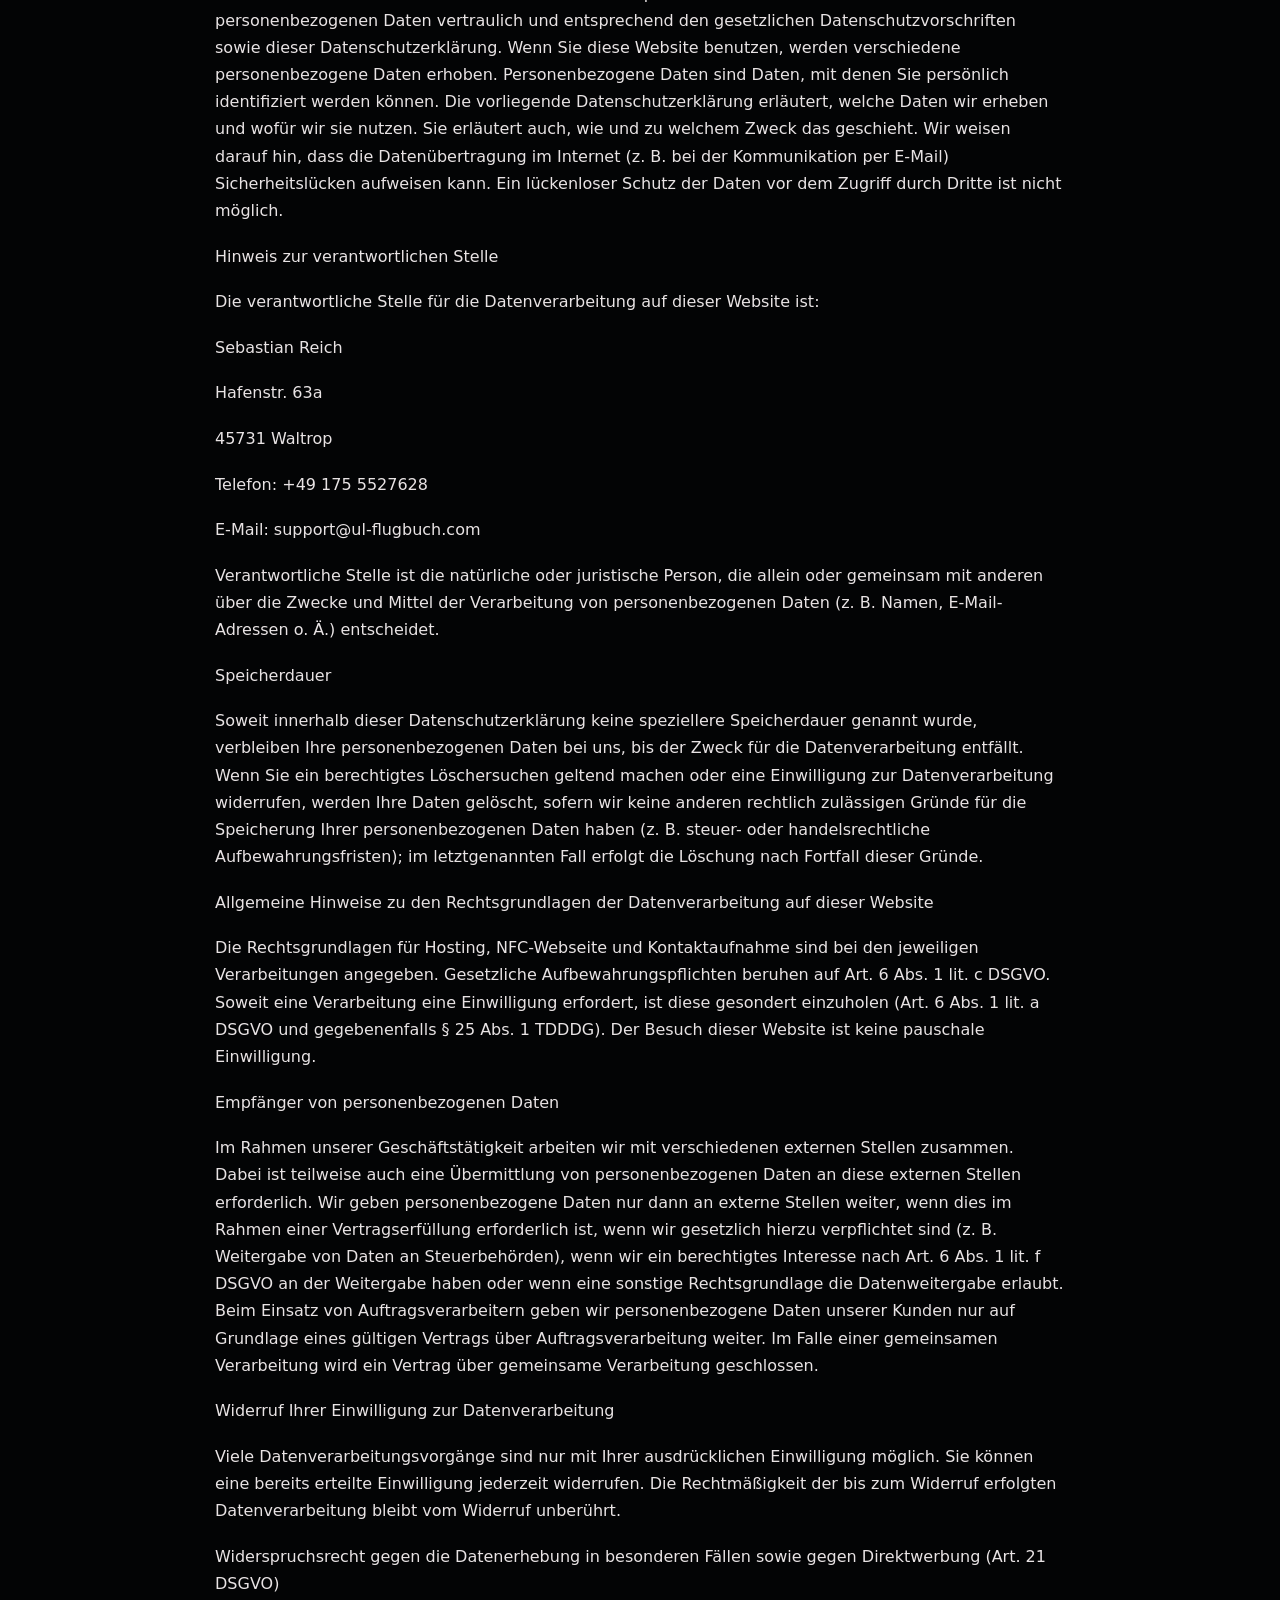
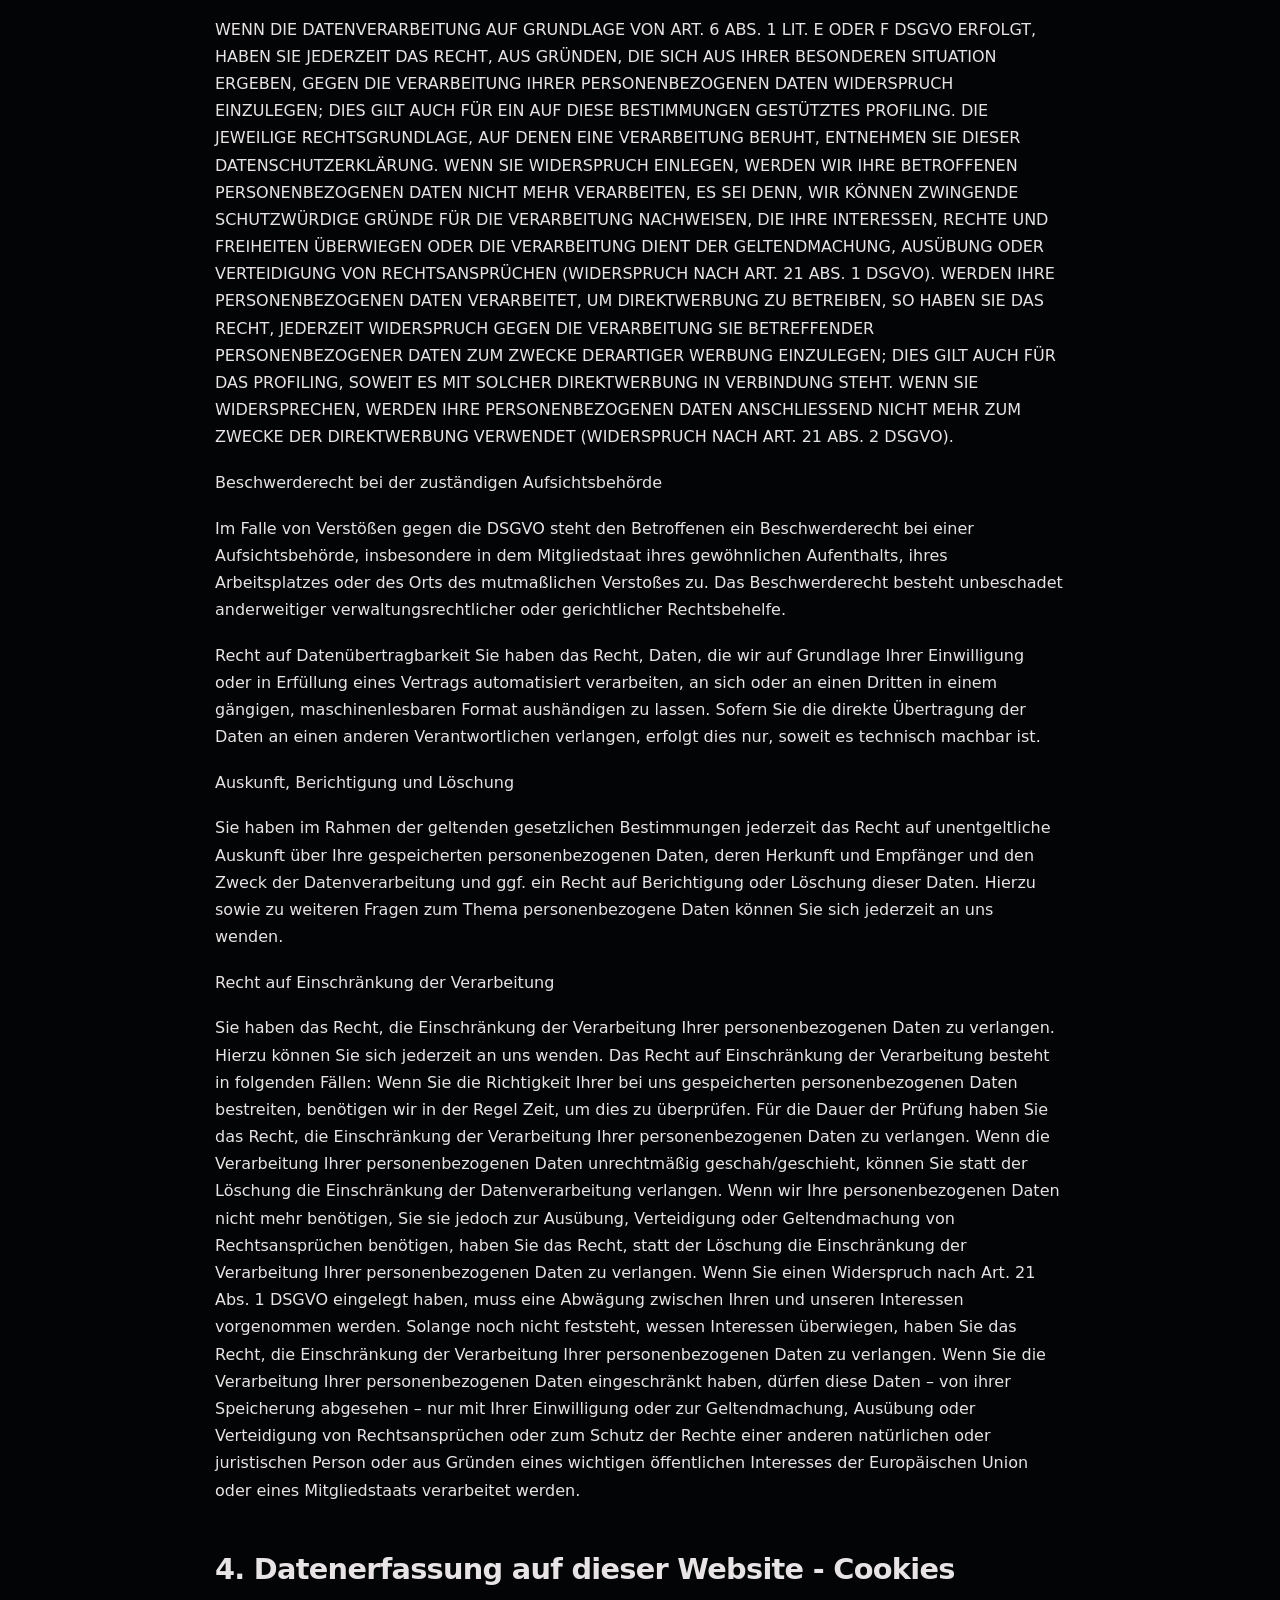
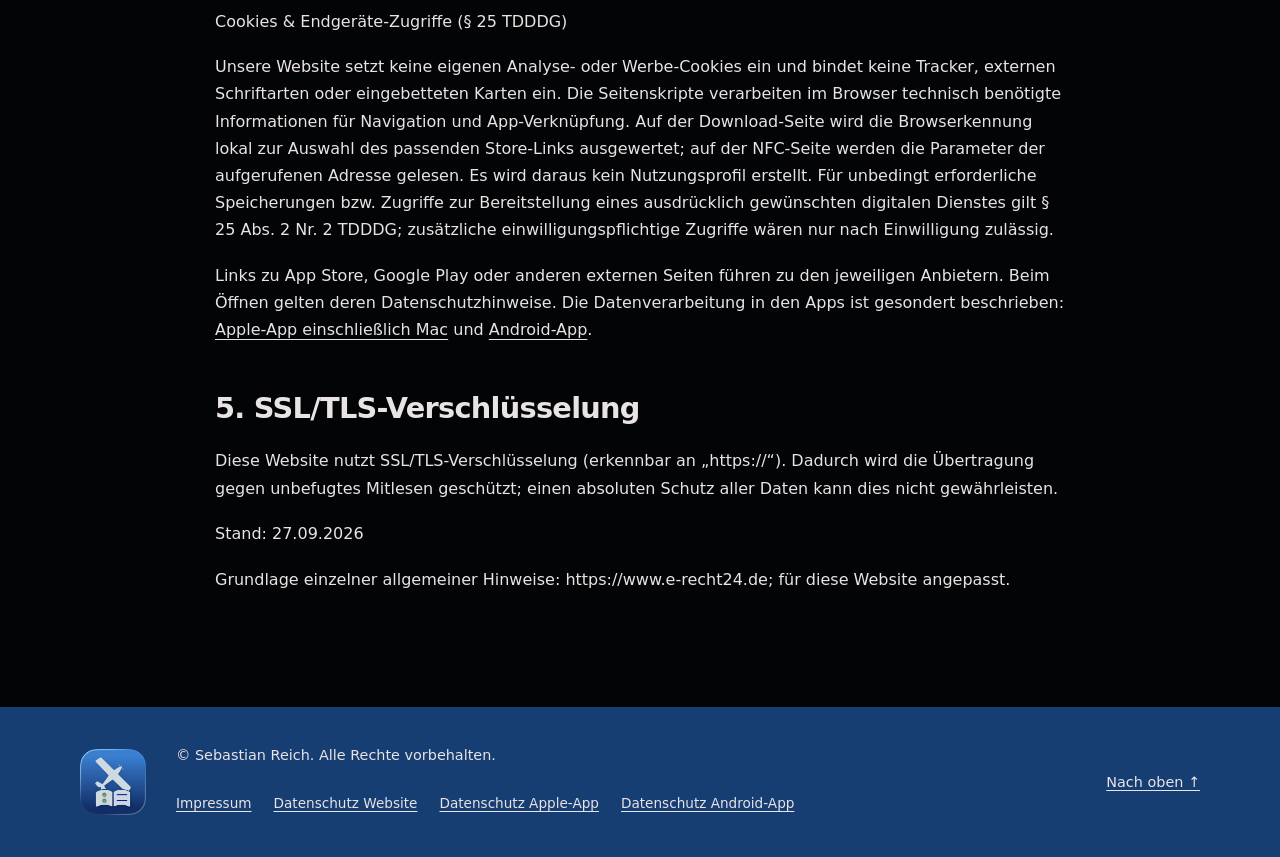
<file: datenschutz/index.html>
<!doctype html>
<html lang="de">
<head>
  <meta charset="utf-8">
  <meta name="viewport" content="width=device-width, initial-scale=1">
  <meta name="color-scheme" content="dark">
  <title>Datenschutzerklärung Website – UL Flugbuch</title>
  <meta name="description" content="Datenschutzerklärung für die Website von UL Flugbuch.">
  <link rel="canonical" href="https://ul-flugbuch.com/datenschutz/">
  <meta property="og:type" content="website">
  <meta property="og:locale" content="de_DE">
  <meta property="og:site_name" content="UL Flugbuch">
  <meta property="og:title" content="Datenschutzerklärung Website – UL Flugbuch">
  <meta property="og:description" content="Datenschutzerklärung für die Website von UL Flugbuch.">
  <meta property="og:url" content="https://ul-flugbuch.com/datenschutz/">
  <meta property="og:image" content="https://ul-flugbuch.com/images/logo.png">
  <meta property="og:image:alt" content="UL Flugbuch – App-Logo mit Flugzeug und Flugbuch">
  <meta name="theme-color" content="#050608">
  <link rel="icon" href="../images/logo-footer.png" type="image/png">
  <link rel="apple-touch-icon" href="../images/logo.png">
  <link rel="stylesheet" href="../css/style.css">
  <script src="../js/navigation.js" defer></script>
</head>
<body>
<a class="skip-link" href="#main">Zum Inhalt springen</a>
<header class="site-header wrap">
  <a class="brand" href="../index.html" aria-label="UL Flugbuch – Startseite"><img src="../images/logo.png" width="455" height="455" alt="UL Flugbuch"></a>
  <button class="menu-toggle" type="button" aria-expanded="false" aria-controls="main-navigation" hidden>Menü <span aria-hidden="true">☰</span></button>
  <nav id="main-navigation" aria-label="Hauptnavigation"><a href="../index.html">UL Flugbuch</a><a href="../faq/index.html">FAQ</a><a href="../download/index.html">Download</a><a href="../impressum/index.html">Impressum</a><a href="../datenschutz/index.html">Datenschutz</a></nav>
</header>
<main id="main" tabindex="-1"><article class="prose wrap legal"><h1>Datenschutz</h1>
<h2>1. Datenschutz auf einen Blick</h2>
<p>Allgemeine Hinweise</p>
<p>Die folgenden Hinweise geben einen einfachen Überblick darüber, was mit Ihren personenbezogenen Daten passiert, wenn Sie diese Website besuchen. Personenbezogene Daten sind alle Daten, mit denen Sie persönlich identifiziert werden können. Ausführliche Informationen zum Thema Datenschutz entnehmen Sie unserer unter diesem Text aufgeführten Datenschutzerklärung.</p>
<p>Datenerfassung auf dieser Website</p>
<p>Wer ist verantwortlich für die Datenerfassung auf dieser Website?</p>
<p>Die Datenverarbeitung auf dieser Website erfolgt durch den Websitebetreiber. Dessen Kontaktdaten können Sie dem Abschnitt „Hinweis zur Verantwortlichen Stelle“ in dieser Datenschutzerklärung entnehmen.</p>
<p>Wie erfassen wir Ihre Daten?</p>
<p>Ihre Daten werden zum einen dadurch erhoben, dass Sie uns diese freiwillig mitteilen (z. B. per E-Mail oder Telefon).</p>
<p>Andere Daten (z. B. technische Nutzungsdaten wie Browsertyp, Betriebssystem, Zeitpunkt des Seitenaufrufs) fallen automatisch beim Aufruf der Website an (Server-Logfiles des Hosters).</p>
<p>Wofür nutzen wir Ihre Daten?</p>
<p>Wir nutzen die Daten zur fehlerfreien Bereitstellung der Website sowie zur Kommunikation, wenn Sie Kontakt aufnehmen. Eine Reichweitenanalyse oder ein Tracking findet nicht statt. Über die Website werden <strong>keine</strong> Verträge geschlossen.</p>
<p>Welche Rechte haben Sie bezüglich Ihrer Daten?</p>
<p>Sie haben jederzeit das Recht, unentgeltlich Auskunft über Herkunft, Empfänger und Zweck Ihrer gespeicherten personenbezogenen Daten zu erhalten. Sie haben außerdem ein Recht, die Berichtigung oder Löschung dieser Daten zu verlangen. Wenn Sie eine Einwilligung zur Datenverarbeitung erteilt haben, können Sie diese Einwilligung jederzeit für die Zukunft widerrufen. Außerdem haben Sie das Recht, unter bestimmten Umständen die Einschränkung der Verarbeitung Ihrer personenbezogenen Daten zu verlangen.</p>
<p>Des Weiteren steht Ihnen ein Beschwerderecht bei der zuständigen Aufsichtsbehörde zu. Hierzu sowie zu weiteren Fragen zum Thema Datenschutz können Sie sich jederzeit an uns wenden.</p>
<h2 id="hosting">2. Hosting</h2>
<h3>GitHub Pages</h3>
<p>Diese Website wird über GitHub Pages bereitgestellt. Anbieter ist GitHub, Inc., 88 Colin P. Kelly Jr. St., San Francisco, CA 94107, USA.</p>
<p>Beim Besuch einer GitHub-Pages-Website protokolliert und speichert GitHub die IP-Adresse zu Sicherheitszwecken. Dies erfolgt auch ohne Anmeldung bei GitHub. Weitere Informationen finden Sie in den <a href="https://docs.github.com/en/pages/getting-started-with-github-pages/what-is-github-pages#data-collection">Hinweisen zur Datenerfassung bei GitHub Pages</a>.</p>
<p>Wir nutzen GitHub Pages auf Grundlage von Art. 6 Abs. 1 lit. f DSGVO. Unser berechtigtes Interesse liegt in der sicheren und zuverlässigen Bereitstellung dieser Website.</p>
<h3>Verarbeitung in Drittländern und Speicherdauer</h3>
<p>GitHub verarbeitet personenbezogene Daten unter anderem in den USA. Nach eigenen Angaben nutzt GitHub für internationale Datenübermittlungen insbesondere EU-Standardvertragsklauseln und nimmt am EU-US Data Privacy Framework teil. Die Speicherdauer richtet sich nach dem jeweiligen Verarbeitungszweck und gesetzlichen Verpflichtungen. GitHub nennt in den Hinweisen zu GitHub Pages keine feste Löschfrist für die dort protokollierten IP-Adressen.</p>
<p>Einzelheiten zur Datenverarbeitung, zu Übermittlungsmechanismen und zur Speicherung finden Sie in der <a href="https://docs.github.com/en/site-policy/privacy-policies/github-general-privacy-statement">Datenschutzerklärung von GitHub</a>.</p>
<h3>NFC-Webseite und App-Verknüpfungen</h3>
<p>Der NFC-Aufkleber enthält einen Link zu unserer NFC-Seite mit Kennzeichen, Lizenzart und gegebenenfalls Baumuster. Wenn der Browser diese Adresse aufruft, werden neben Verbindungsdaten auch die in der Adresse enthaltenen Luftfahrzeugangaben an GitHub als Hoster übertragen. Ein Kennzeichen kann mit einer Person in Verbindung gebracht werden. Die Seite liest diese Angaben im Browser aus, um die passende App-Öffnung anzubieten. Wir betreiben hierfür keine zusätzliche Datenbank und keinen Analysedienst. Die Adresse kann im Browserverlauf und in Browser-Zwischenspeichern verbleiben.</p>
<p>Die Verarbeitung dient der von Ihnen angeforderten Weiterleitung zur App und der Anzeige der Hilfeseite; Rechtsgrundlage ist Art. 6 Abs. 1 lit. f DSGVO (berechtigtes Interesse an einer funktionierenden App-Verknüpfung). GitHub erhält die angefragte Adresse technisch; daraus folgt keine Aussage, dass sämtliche Adressparameter dauerhaft protokolliert werden. Für die protokollierten IP-Adressen gelten die oben beschriebenen Hinweise.</p>
<p>Ein Scan, der direkt von der App verarbeitet wird, ist nicht automatisch ein Besuch dieser Website. Betriebssysteme und Plattformdienste können unabhängig davon die öffentlichen Dateien für Apple Universal Links und Android App Links abrufen. Diese enthalten nur technische App-Zuordnungen und keine Angaben zu einem einzelnen Flug oder Scan. Der öffentliche Android-Zertifikatsfingerabdruck ist kein privater Signaturschlüssel.</p>
<h3>Support-Kontakt</h3>
<p>Bei einer Kontaktaufnahme verarbeiten wir Ihre Kontaktdaten, den Inhalt Ihrer Anfrage und mitgesendete Anhänge zur Bearbeitung. Bitte senden Sie nur benötigte Informationen und schwärzen Sie nicht erforderliche Angaben anderer Personen. Medizinische Befunde werden für den App-Support nicht benötigt.</p>
<p>Das Postfach support@ul-flugbuch.com wird bei IONOS SE, Elgendorfer Str. 57, 56410 Montabaur, Deutschland, betrieben. IONOS verarbeitet dabei Nachrichten und technische E-Mail-Daten für die Bereitstellung des Postfachs. Informationen: <a href="https://www.ionos.de/terms-gtc/datenschutzerklaerung/">Datenschutzhinweise von IONOS</a>.</p>
<p>Rechtsgrundlage: Art. 6 Abs. 1 lit. b DSGVO für Anfragen zum Nutzungsvertrag oder dessen Anbahnung; bei sonstigen Anfragen Art. 6 Abs. 1 lit. f DSGVO (berechtigtes Interesse an der Beantwortung). Wir löschen Anfragen nach abschließender Bearbeitung, sobald sie nicht mehr benötigt werden. Gesetzliche Aufbewahrungspflichten oder die erforderliche Sicherung von Rechtsansprüchen können eine längere Speicherung verlangen; danach erfolgt die Löschung.</p>
<h2>3. Allgemeine Hinweise und Pflichtinformationen</h2>
<p>Datenschutz</p>
<p>Die Betreiber dieser Seiten nehmen den Schutz Ihrer persönlichen Daten sehr ernst. Wir behandeln Ihre personenbezogenen Daten vertraulich und entsprechend den gesetzlichen Datenschutzvorschriften sowie dieser Datenschutzerklärung. Wenn Sie diese Website benutzen, werden verschiedene personenbezogene Daten erhoben. Personenbezogene Daten sind Daten, mit denen Sie persönlich identifiziert werden können. Die vorliegende Datenschutzerklärung erläutert, welche Daten wir erheben und wofür wir sie nutzen. Sie erläutert auch, wie und zu welchem Zweck das geschieht. Wir weisen darauf hin, dass die Datenübertragung im Internet (z. B. bei der Kommunikation per E-Mail) Sicherheitslücken aufweisen kann. Ein lückenloser Schutz der Daten vor dem Zugriff durch Dritte ist nicht möglich.</p>
<p>Hinweis zur verantwortlichen Stelle</p>
<p>Die verantwortliche Stelle für die Datenverarbeitung auf dieser Website ist:</p>
<p>Sebastian Reich</p>
<p>Hafenstr. 63a</p>
<p>45731 Waltrop</p>
<p>Telefon: +49 175 5527628</p>
<p>E-Mail: support@ul-flugbuch.com</p>
<p>Verantwortliche Stelle ist die natürliche oder juristische Person, die allein oder gemeinsam mit anderen über die Zwecke und Mittel der Verarbeitung von personenbezogenen Daten (z. B. Namen, E-Mail-Adressen o. Ä.) entscheidet.</p>
<p>Speicherdauer </p>
<p>Soweit innerhalb dieser Datenschutzerklärung keine speziellere Speicherdauer genannt wurde, verbleiben Ihre personenbezogenen Daten bei uns, bis der Zweck für die Datenverarbeitung entfällt. Wenn Sie ein berechtigtes Löschersuchen geltend machen oder eine Einwilligung zur Datenverarbeitung widerrufen, werden Ihre Daten gelöscht, sofern wir keine anderen rechtlich zulässigen Gründe für die Speicherung Ihrer personenbezogenen Daten haben (z. B. steuer- oder handelsrechtliche Aufbewahrungsfristen); im letztgenannten Fall erfolgt die Löschung nach Fortfall dieser Gründe.</p>
<p>Allgemeine Hinweise zu den Rechtsgrundlagen der Datenverarbeitung auf dieser Website</p>
<p>Die Rechtsgrundlagen für Hosting, NFC-Webseite und Kontaktaufnahme sind bei den jeweiligen Verarbeitungen angegeben. Gesetzliche Aufbewahrungspflichten beruhen auf Art. 6 Abs. 1 lit. c DSGVO. Soweit eine Verarbeitung eine Einwilligung erfordert, ist diese gesondert einzuholen (Art. 6 Abs. 1 lit. a DSGVO und gegebenenfalls § 25 Abs. 1 TDDDG). Der Besuch dieser Website ist keine pauschale Einwilligung.</p>

<p>Empfänger von personenbezogenen Daten</p>
<p>Im Rahmen unserer Geschäftstätigkeit arbeiten wir mit verschiedenen externen Stellen zusammen. Dabei ist teilweise auch eine Übermittlung von personenbezogenen Daten an diese externen Stellen erforderlich. Wir geben personenbezogene Daten nur dann an externe Stellen weiter, wenn dies im Rahmen einer Vertragserfüllung erforderlich ist, wenn wir gesetzlich hierzu verpflichtet sind (z. B. Weitergabe von Daten an Steuerbehörden), wenn wir ein berechtigtes Interesse nach Art. 6 Abs. 1 lit. f DSGVO an der Weitergabe haben oder wenn eine sonstige Rechtsgrundlage die Datenweitergabe erlaubt. Beim Einsatz von Auftragsverarbeitern geben wir personenbezogene Daten unserer Kunden nur auf Grundlage eines gültigen Vertrags über Auftragsverarbeitung weiter. Im Falle einer gemeinsamen Verarbeitung wird ein Vertrag über gemeinsame Verarbeitung geschlossen.</p>
<p>Widerruf Ihrer Einwilligung zur Datenverarbeitung</p>
<p>Viele Datenverarbeitungsvorgänge sind nur mit Ihrer ausdrücklichen Einwilligung möglich. Sie können eine bereits erteilte Einwilligung jederzeit widerrufen. Die Rechtmäßigkeit der bis zum Widerruf erfolgten Datenverarbeitung bleibt vom Widerruf unberührt.</p>
<p>Widerspruchsrecht gegen die Datenerhebung in besonderen Fällen sowie gegen Direktwerbung (Art. 21 DSGVO)</p>
<p>WENN DIE DATENVERARBEITUNG AUF GRUNDLAGE VON ART. 6 ABS. 1 LIT. E ODER F DSGVO ERFOLGT, HABEN SIE JEDERZEIT DAS RECHT, AUS GRÜNDEN, DIE SICH AUS IHRER BESONDEREN SITUATION ERGEBEN, GEGEN DIE VERARBEITUNG IHRER PERSONENBEZOGENEN DATEN WIDERSPRUCH EINZULEGEN; DIES GILT AUCH FÜR EIN AUF DIESE BESTIMMUNGEN GESTÜTZTES PROFILING. DIE JEWEILIGE RECHTSGRUNDLAGE, AUF DENEN EINE VERARBEITUNG BERUHT, ENTNEHMEN SIE DIESER DATENSCHUTZERKLÄRUNG. WENN SIE WIDERSPRUCH EINLEGEN, WERDEN WIR IHRE BETROFFENEN PERSONENBEZOGENEN DATEN NICHT MEHR VERARBEITEN, ES SEI DENN, WIR KÖNNEN ZWINGENDE SCHUTZWÜRDIGE GRÜNDE FÜR DIE VERARBEITUNG NACHWEISEN, DIE IHRE INTERESSEN, RECHTE UND FREIHEITEN ÜBERWIEGEN ODER DIE VERARBEITUNG DIENT DER GELTENDMACHUNG, AUSÜBUNG ODER VERTEIDIGUNG VON RECHTSANSPRÜCHEN (WIDERSPRUCH NACH ART. 21 ABS. 1 DSGVO). WERDEN IHRE PERSONENBEZOGENEN DATEN VERARBEITET, UM DIREKTWERBUNG ZU BETREIBEN, SO HABEN SIE DAS RECHT, JEDERZEIT WIDERSPRUCH GEGEN DIE VERARBEITUNG SIE BETREFFENDER PERSONENBEZOGENER DATEN ZUM ZWECKE DERARTIGER WERBUNG EINZULEGEN; DIES GILT AUCH FÜR DAS PROFILING, SOWEIT ES MIT SOLCHER DIREKTWERBUNG IN VERBINDUNG STEHT. WENN SIE WIDERSPRECHEN, WERDEN IHRE PERSONENBEZOGENEN DATEN ANSCHLIESSEND NICHT MEHR ZUM ZWECKE DER DIREKTWERBUNG VERWENDET (WIDERSPRUCH NACH ART. 21 ABS. 2 DSGVO).</p>
<p>Beschwerderecht bei der zuständigen Aufsichtsbehörde</p>
<p>Im Falle von Verstößen gegen die DSGVO steht den Betroffenen ein Beschwerderecht bei einer Aufsichtsbehörde, insbesondere in dem Mitgliedstaat ihres gewöhnlichen Aufenthalts, ihres Arbeitsplatzes oder des Orts des mutmaßlichen Verstoßes zu. Das Beschwerderecht besteht unbeschadet anderweitiger verwaltungsrechtlicher oder gerichtlicher Rechtsbehelfe.</p>
<p>Recht auf Datenübertragbarkeit Sie haben das Recht, Daten, die wir auf Grundlage Ihrer Einwilligung oder in Erfüllung eines Vertrags automatisiert verarbeiten, an sich oder an einen Dritten in einem gängigen, maschinenlesbaren Format aushändigen zu lassen. Sofern Sie die direkte Übertragung der Daten an einen anderen Verantwortlichen verlangen, erfolgt dies nur, soweit es technisch machbar ist.</p>
<p>Auskunft, Berichtigung und Löschung </p>
<p>Sie haben im Rahmen der geltenden gesetzlichen Bestimmungen jederzeit das Recht auf unentgeltliche Auskunft über Ihre gespeicherten personenbezogenen Daten, deren Herkunft und Empfänger und den Zweck der Datenverarbeitung und ggf. ein Recht auf Berichtigung oder Löschung dieser Daten. Hierzu sowie zu weiteren Fragen zum Thema personenbezogene Daten können Sie sich jederzeit an uns wenden.</p>
<p>Recht auf Einschränkung der Verarbeitung</p>
<p>Sie haben das Recht, die Einschränkung der Verarbeitung Ihrer personenbezogenen Daten zu verlangen. Hierzu können Sie sich jederzeit an uns wenden. Das Recht auf Einschränkung der Verarbeitung besteht in folgenden Fällen: Wenn Sie die Richtigkeit Ihrer bei uns gespeicherten personenbezogenen Daten bestreiten, benötigen wir in der Regel Zeit, um dies zu überprüfen. Für die Dauer der Prüfung haben Sie das Recht, die Einschränkung der Verarbeitung Ihrer personenbezogenen Daten zu verlangen. Wenn die Verarbeitung Ihrer personenbezogenen Daten unrechtmäßig geschah/geschieht, können Sie statt der Löschung die Einschränkung der Datenverarbeitung verlangen. Wenn wir Ihre personenbezogenen Daten nicht mehr benötigen, Sie sie jedoch zur Ausübung, Verteidigung oder Geltendmachung von Rechtsansprüchen benötigen, haben Sie das Recht, statt der Löschung die Einschränkung der Verarbeitung Ihrer personenbezogenen Daten zu verlangen. Wenn Sie einen Widerspruch nach Art. 21 Abs. 1 DSGVO eingelegt haben, muss eine Abwägung zwischen Ihren und unseren Interessen vorgenommen werden. Solange noch nicht feststeht, wessen Interessen überwiegen, haben Sie das Recht, die Einschränkung der Verarbeitung Ihrer personenbezogenen Daten zu verlangen. Wenn Sie die Verarbeitung Ihrer personenbezogenen Daten eingeschränkt haben, dürfen diese Daten – von ihrer Speicherung abgesehen – nur mit Ihrer Einwilligung oder zur Geltendmachung, Ausübung oder Verteidigung von Rechtsansprüchen oder zum Schutz der Rechte einer anderen natürlichen oder juristischen Person oder aus Gründen eines wichtigen öffentlichen Interesses der Europäischen Union oder eines Mitgliedstaats verarbeitet werden.</p>
<h2>4. Datenerfassung auf dieser Website - Cookies</h2>
<p>Cookies &amp; Endgeräte-Zugriffe (§ 25 TDDDG)</p>
<p>Unsere Website setzt keine eigenen Analyse- oder Werbe-Cookies ein und bindet keine Tracker, externen Schriftarten oder eingebetteten Karten ein. Die Seitenskripte verarbeiten im Browser technisch benötigte Informationen für Navigation und App-Verknüpfung. Auf der Download-Seite wird die Browserkennung lokal zur Auswahl des passenden Store-Links ausgewertet; auf der NFC-Seite werden die Parameter der aufgerufenen Adresse gelesen. Es wird daraus kein Nutzungsprofil erstellt. Für unbedingt erforderliche Speicherungen bzw. Zugriffe zur Bereitstellung eines ausdrücklich gewünschten digitalen Dienstes gilt § 25 Abs. 2 Nr. 2 TDDDG; zusätzliche einwilligungspflichtige Zugriffe wären nur nach Einwilligung zulässig.</p>
<p>Links zu App Store, Google Play oder anderen externen Seiten führen zu den jeweiligen Anbietern. Beim Öffnen gelten deren Datenschutzhinweise. Die Datenverarbeitung in den Apps ist gesondert beschrieben: <a href="../datenschutz-app/">Apple-App einschließlich Mac</a> und <a href="../datenschutz-android/">Android-App</a>.</p>

<h2>5. SSL/TLS-Verschlüsselung</h2>
<p>Diese Website nutzt SSL/TLS-Verschlüsselung (erkennbar an „https://“). Dadurch wird die Übertragung gegen unbefugtes Mitlesen geschützt; einen absoluten Schutz aller Daten kann dies nicht gewährleisten.</p>
<p>Stand: 27.09.2026</p>
<p>Grundlage einzelner allgemeiner Hinweise: https://www.e-recht24.de; für diese Website angepasst.</p></article></main>
<footer class="site-footer"><div class="wrap footer-inner">
  <a href="../index.html" aria-label="UL Flugbuch – Startseite"><img src="../images/logo-footer.png" width="256" height="256" alt="UL Flugbuch" loading="lazy"></a>
  <div><p>© Sebastian Reich. Alle Rechte vorbehalten.</p><nav aria-label="Rechtliche Informationen"><a href="../impressum/index.html">Impressum</a><a href="../datenschutz/index.html">Datenschutz Website</a><a href="../datenschutz-app/index.html">Datenschutz Apple-App</a><a href="../datenschutz-android/index.html">Datenschutz Android-App</a></nav></div>
  <a class="back-top" href="#main">Nach oben ↑</a>
</div></footer>
</body>
</html>
</file>
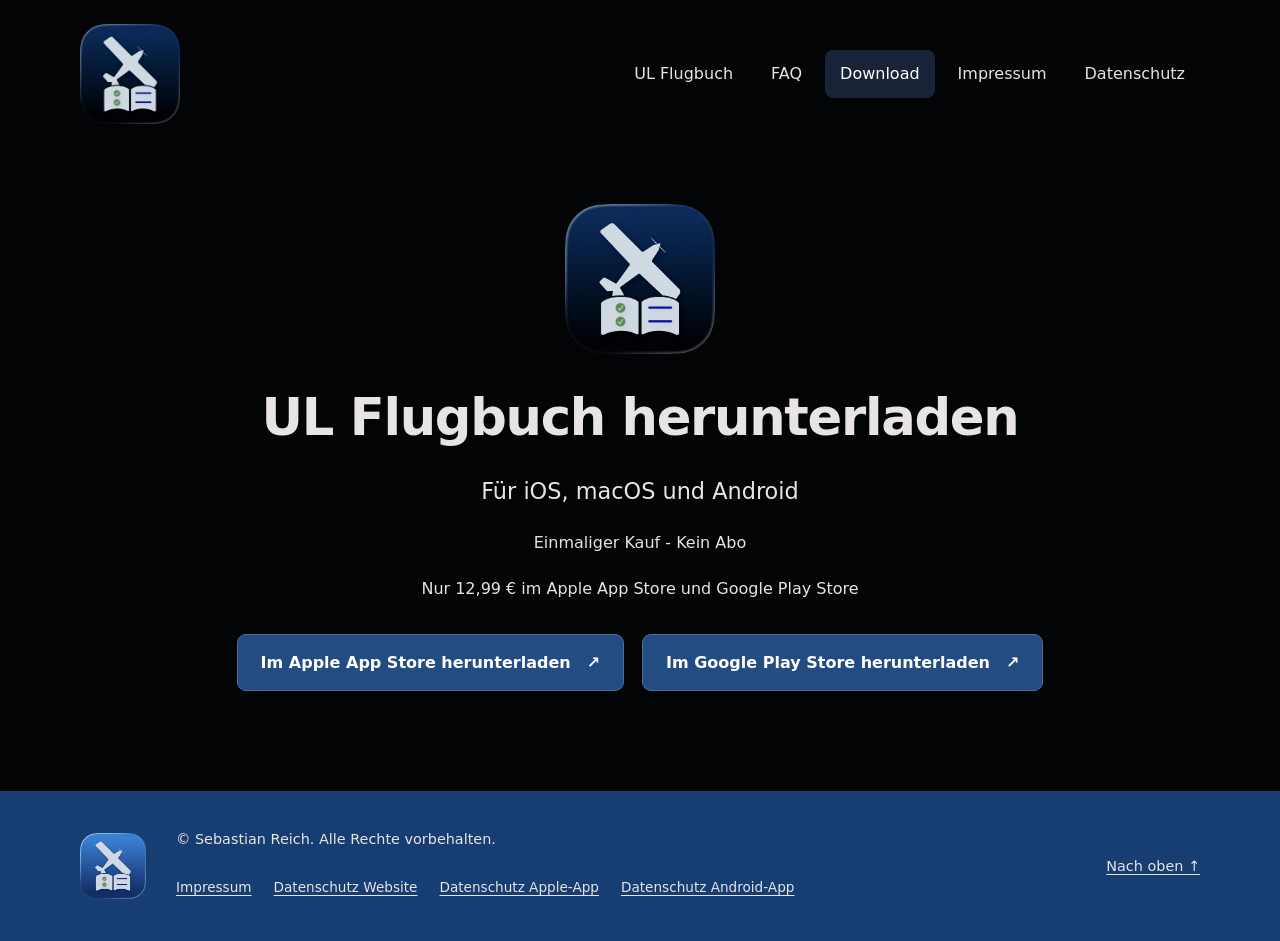
<file: download/index.html>
<!doctype html>
<html lang="de">
<head>
  <meta charset="utf-8">
  <meta name="viewport" content="width=device-width, initial-scale=1">
  <meta name="color-scheme" content="dark">
  <title>UL Flugbuch herunterladen – App Store &amp; Google Play</title>
  <meta name="description" content="UL Flugbuch für iOS, macOS und Android. Hier findest du die Links zum Apple App Store und zum Google Play Store.">
  <link rel="canonical" href="https://ul-flugbuch.com/download/">
  <meta property="og:type" content="website">
  <meta property="og:locale" content="de_DE">
  <meta property="og:site_name" content="UL Flugbuch">
  <meta property="og:title" content="UL Flugbuch herunterladen – App Store &amp; Google Play">
  <meta property="og:description" content="UL Flugbuch für iOS, macOS und Android. Hier findest du die Links zum Apple App Store und zum Google Play Store.">
  <meta property="og:url" content="https://ul-flugbuch.com/download/">
  <meta property="og:image" content="https://ul-flugbuch.com/images/logo.png">
  <meta property="og:image:alt" content="UL Flugbuch – App-Logo mit Flugzeug und Flugbuch">
  <meta name="theme-color" content="#050608">
  <link rel="icon" href="../images/logo-footer.png" type="image/png">
  <link rel="apple-touch-icon" href="../images/logo.png">
  <link rel="stylesheet" href="../css/style.css">
  <script src="../js/navigation.js" defer></script>
</head>
<body>
<a class="skip-link" href="#main">Zum Inhalt springen</a>
<header class="site-header wrap">
  <a class="brand" href="../index.html" aria-label="UL Flugbuch – Startseite"><img src="../images/logo.png" width="455" height="455" alt="UL Flugbuch"></a>
  <button class="menu-toggle" type="button" aria-expanded="false" aria-controls="main-navigation" hidden>Menü <span aria-hidden="true">☰</span></button>
  <nav id="main-navigation" aria-label="Hauptnavigation"><a href="../index.html">UL Flugbuch</a><a href="../faq/index.html">FAQ</a><a href="../download/index.html" aria-current="page">Download</a><a href="../impressum/index.html">Impressum</a><a href="../datenschutz/index.html">Datenschutz</a></nav>
</header>
<main id="main" tabindex="-1"><section class="download wrap"><img class="download-logo" src="../images/logo.png" width="455" height="455" alt="UL Flugbuch"><h1>UL Flugbuch herunterladen</h1><p class="lead">Für iOS, macOS und Android</p><p>Einmaliger Kauf - Kein Abo</p><p>Nur 12,99 € im Apple App Store und Google Play Store</p><div class="store-links"><a class="button" href="https://apps.apple.com/de/app/ul-flugbuch/id6751782553">Im Apple App Store herunterladen <span aria-hidden="true">↗</span></a><a class="button" href="https://play.google.com/store/apps/details?id=de.sebastianreich.ulflugbuch">Im Google Play Store herunterladen <span aria-hidden="true">↗</span></a></div></section></main>
<footer class="site-footer"><div class="wrap footer-inner">
  <a href="../index.html" aria-label="UL Flugbuch – Startseite"><img src="../images/logo-footer.png" width="256" height="256" alt="UL Flugbuch" loading="lazy"></a>
  <div><p>© Sebastian Reich. Alle Rechte vorbehalten.</p><nav aria-label="Rechtliche Informationen"><a href="../impressum/index.html">Impressum</a><a href="../datenschutz/index.html">Datenschutz Website</a><a href="../datenschutz-app/index.html">Datenschutz Apple-App</a><a href="../datenschutz-android/index.html">Datenschutz Android-App</a></nav></div>
  <a class="back-top" href="#main">Nach oben ↑</a>
</div></footer>
</body>
</html>
</file>
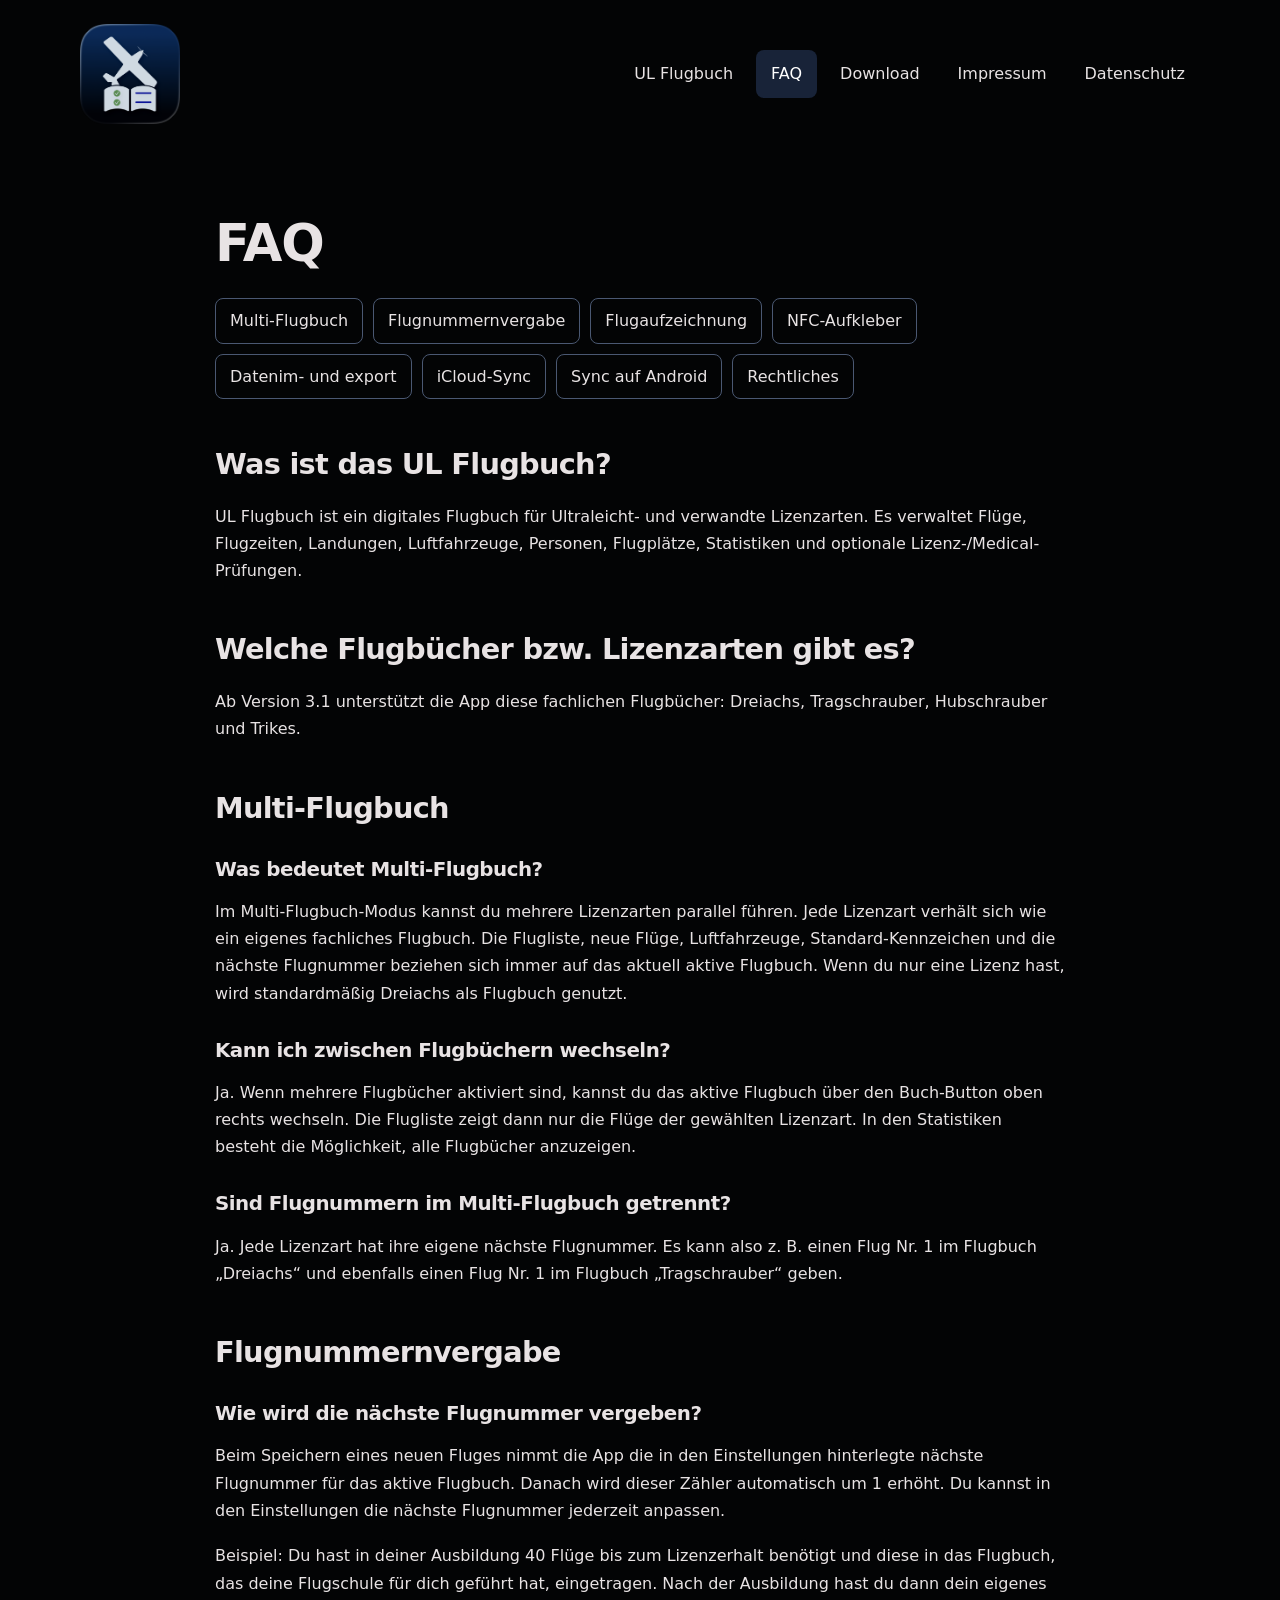
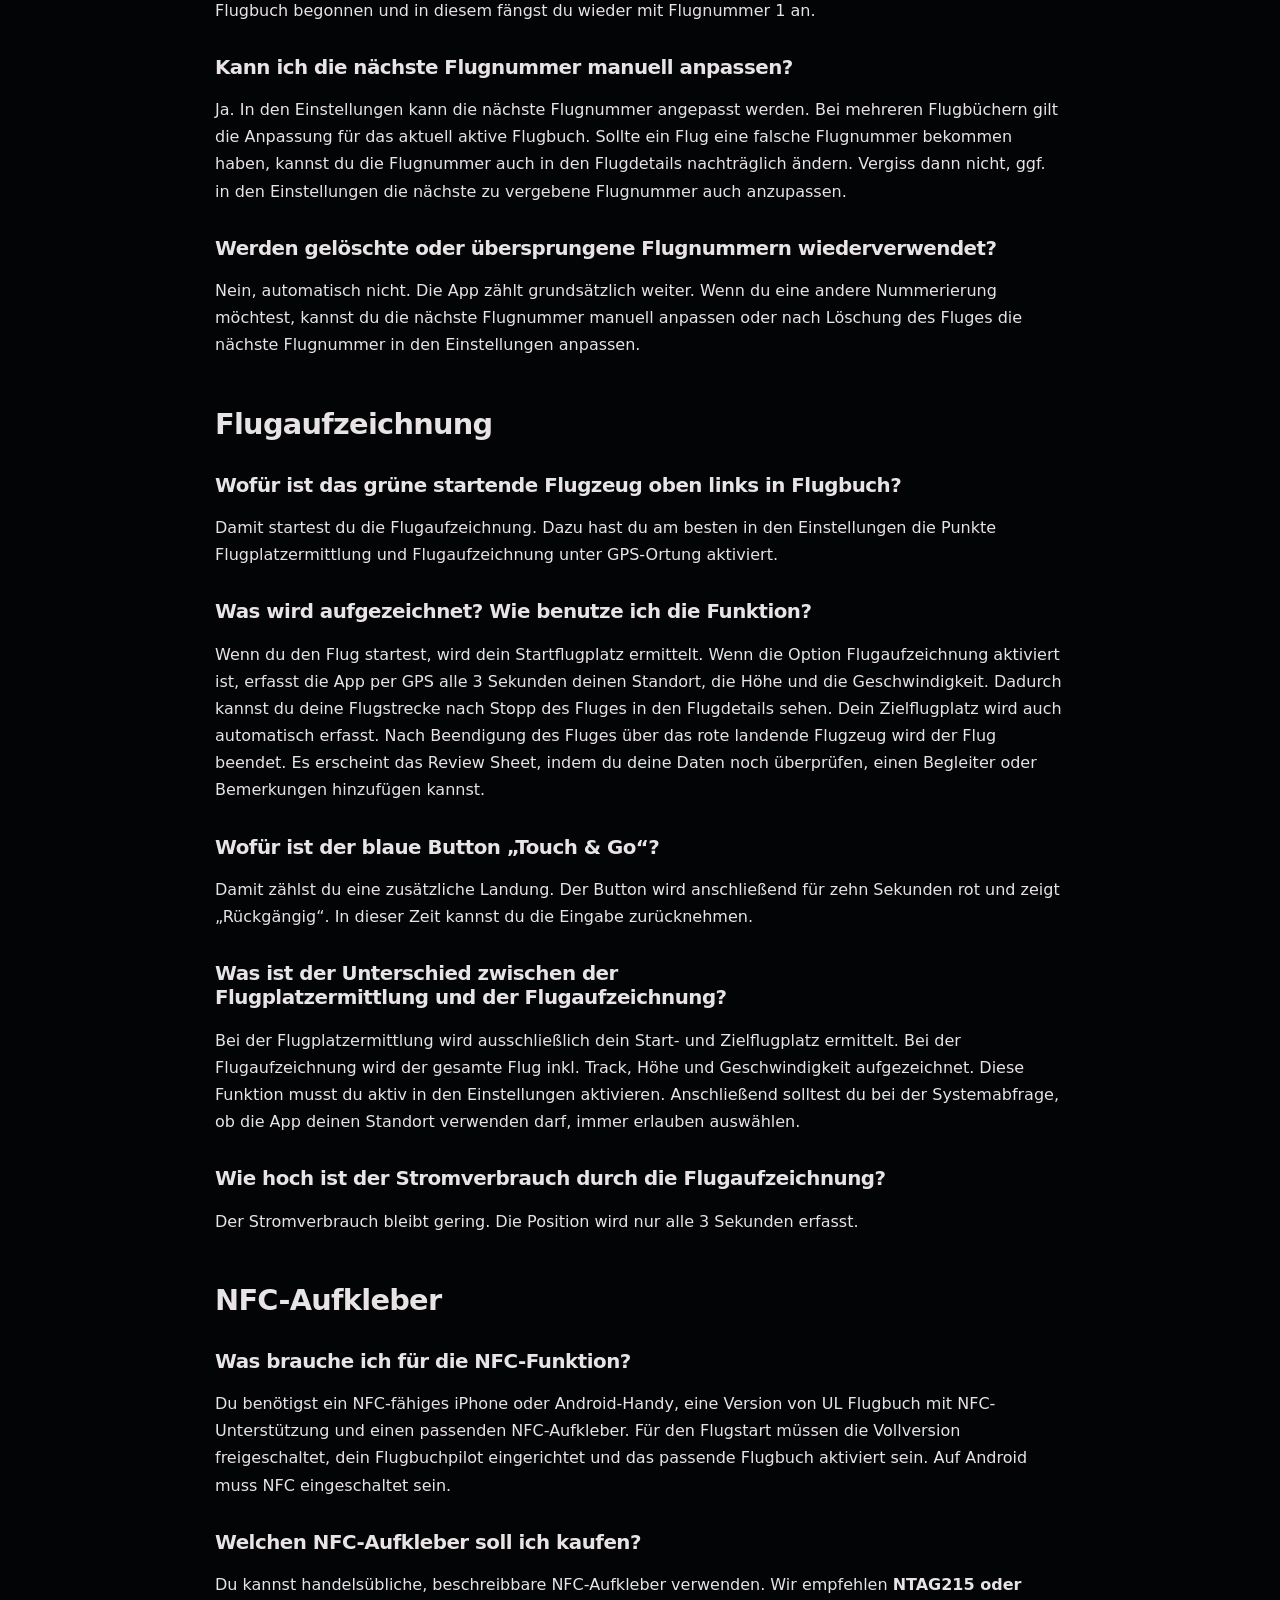
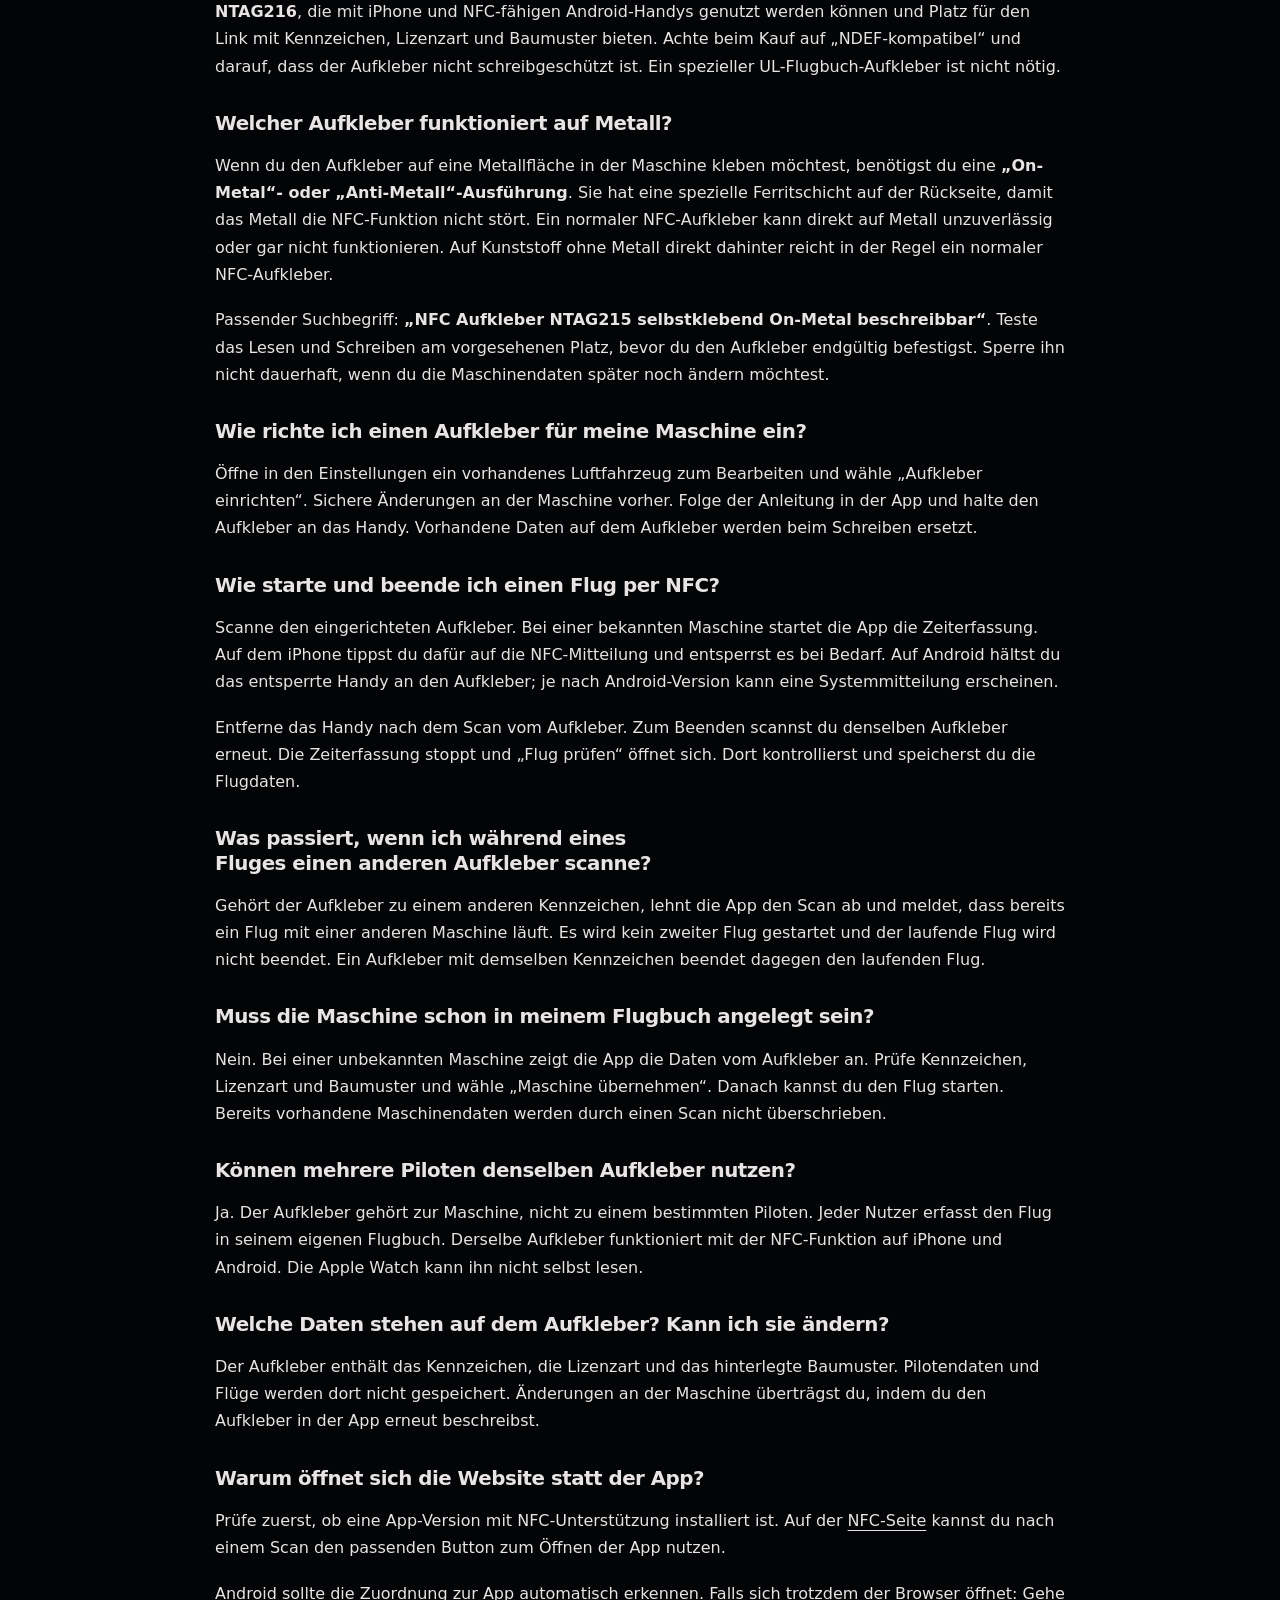
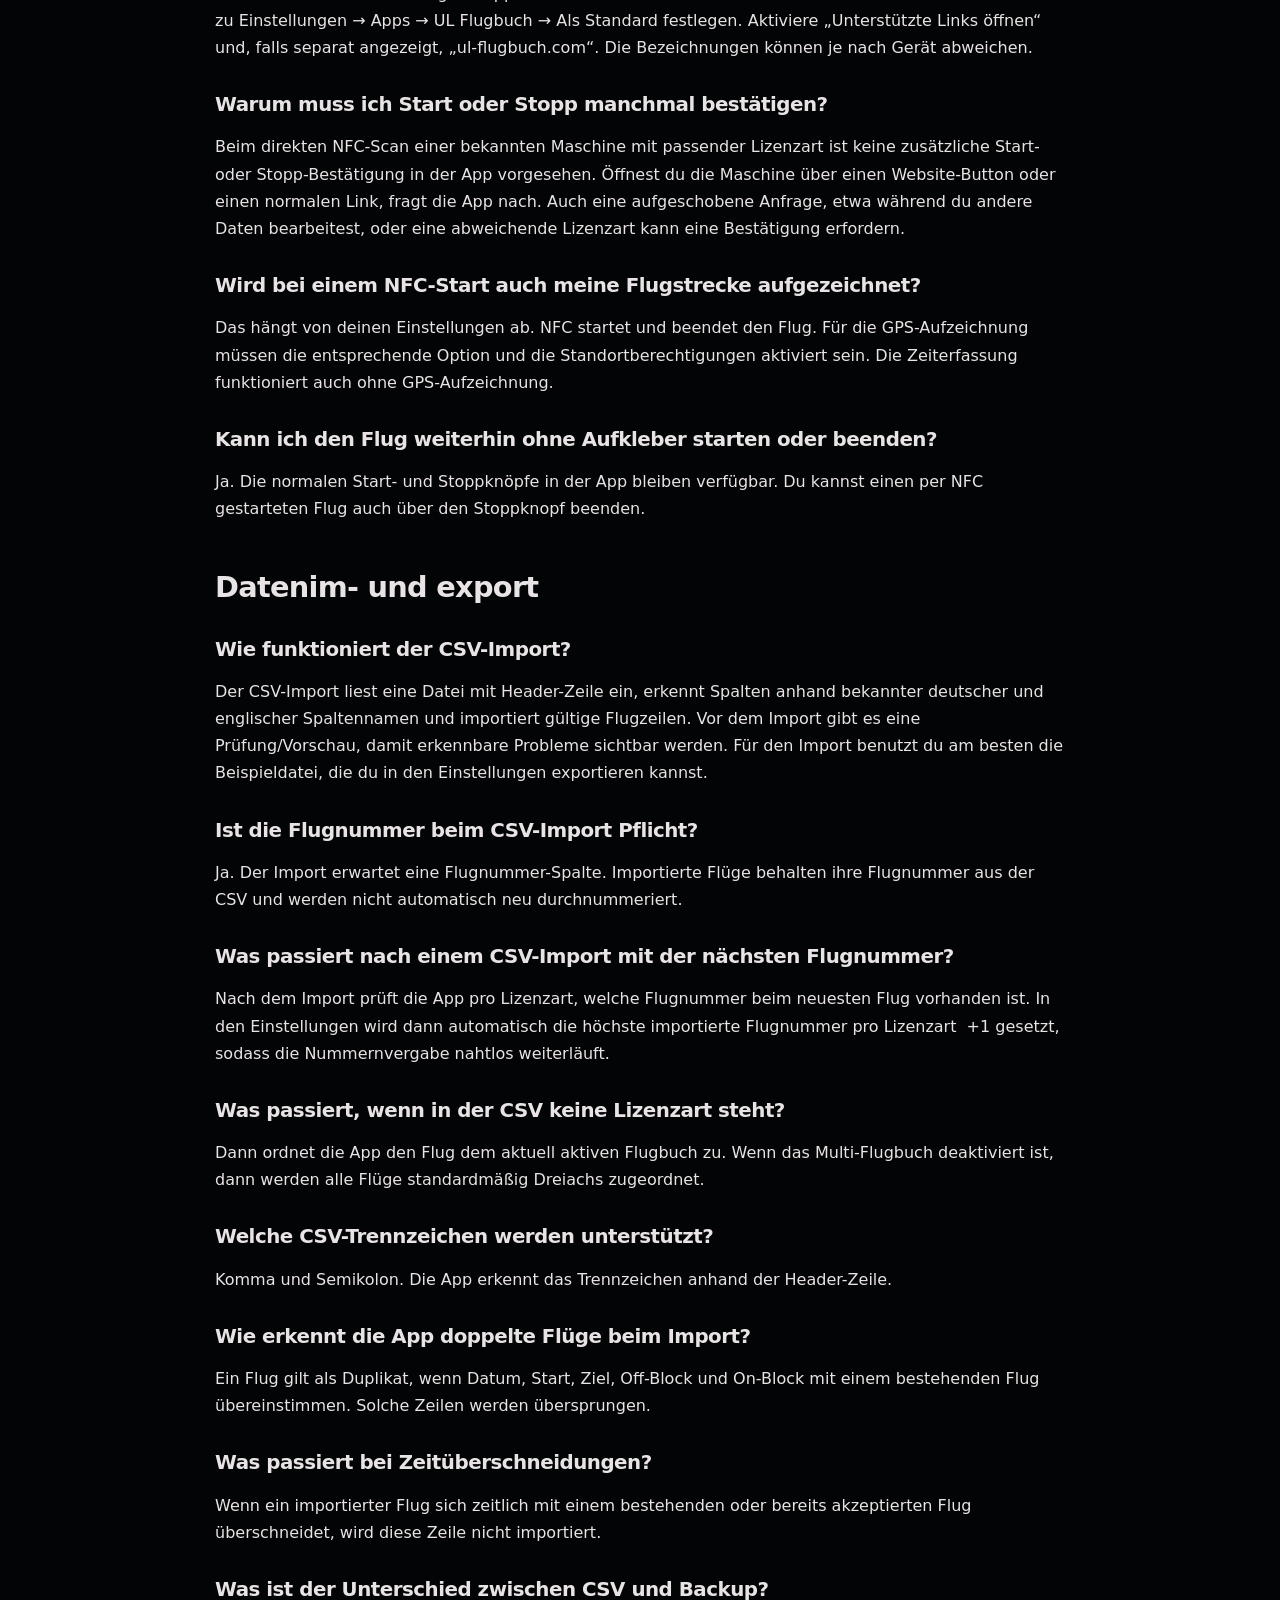
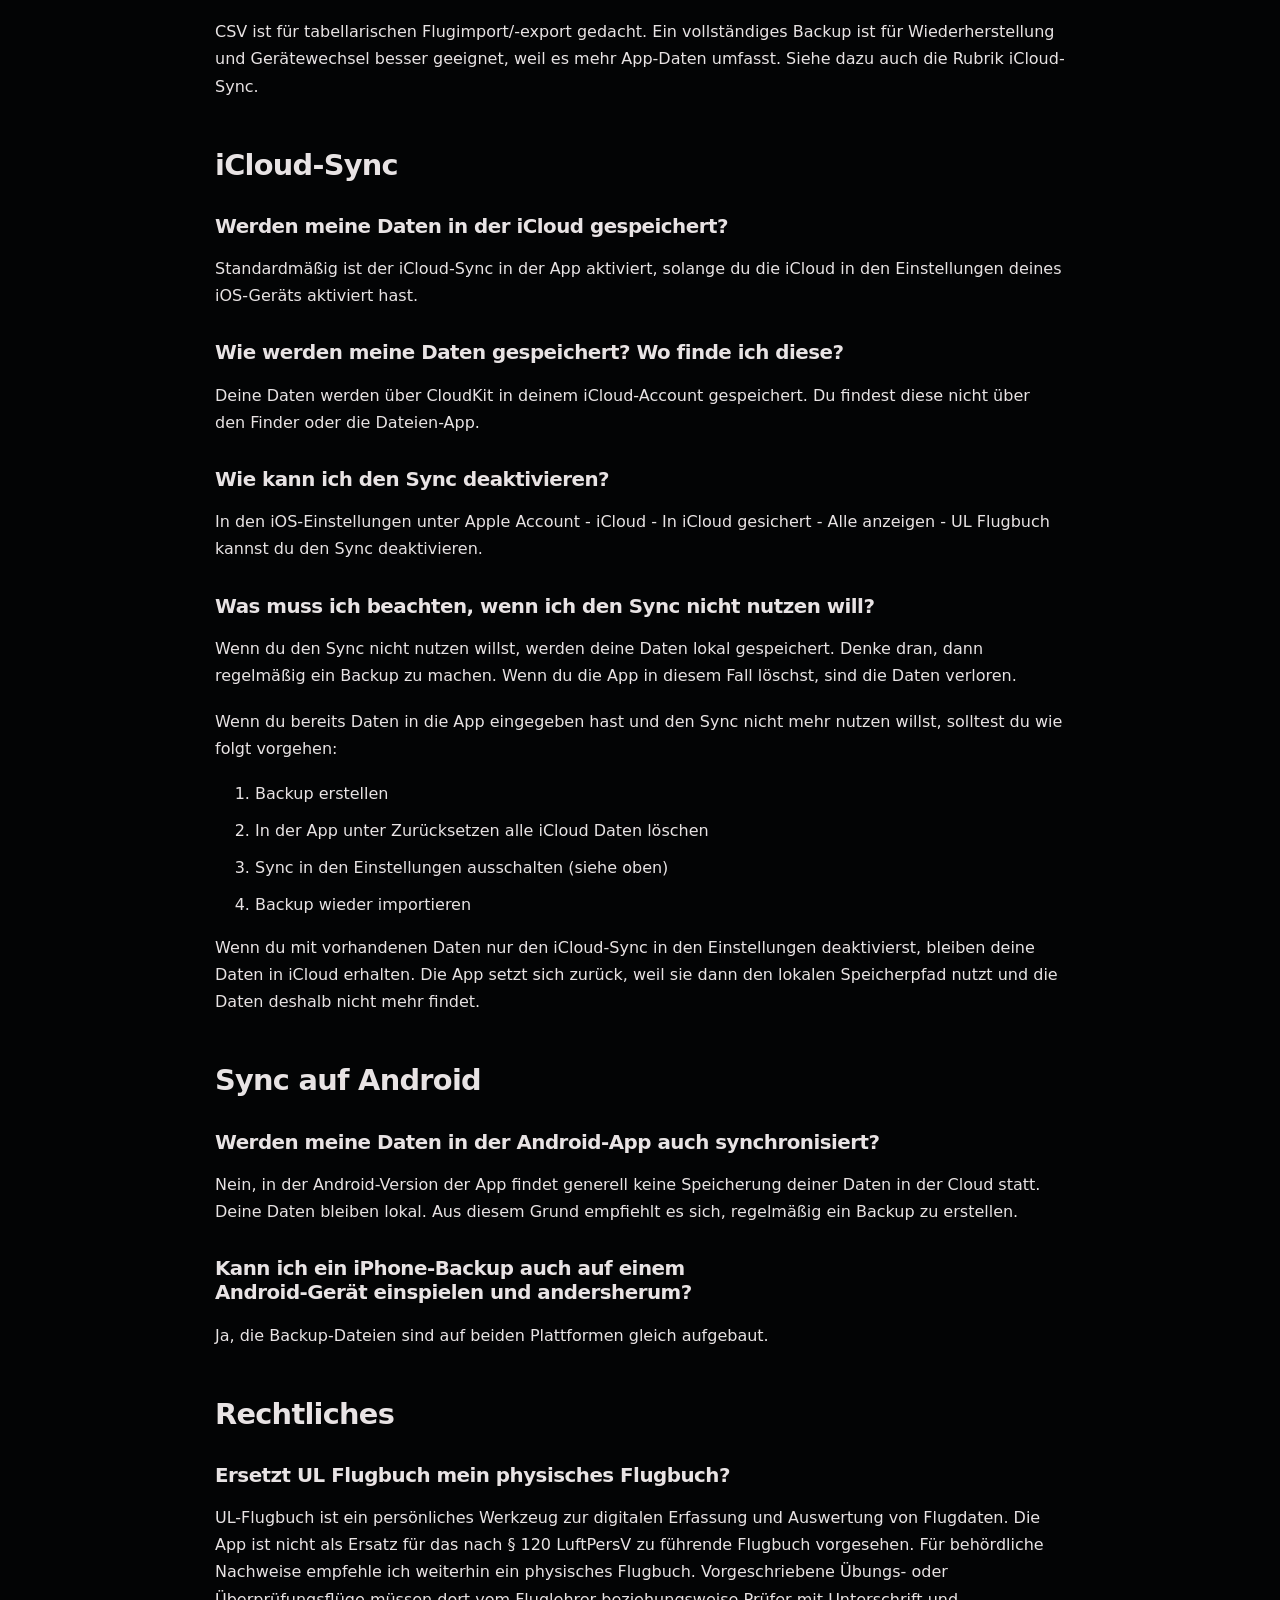
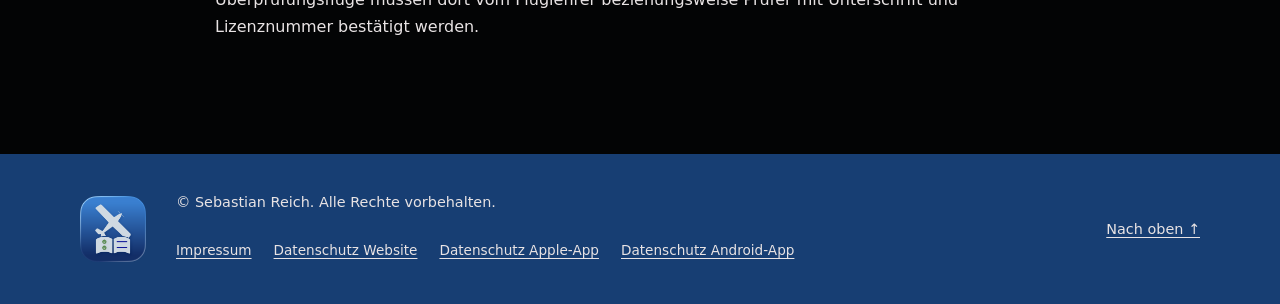
<file: faq/index.html>
<!doctype html>
<html lang="de">
<head>
  <meta charset="utf-8">
  <meta name="viewport" content="width=device-width, initial-scale=1">
  <meta name="color-scheme" content="dark">
  <title>FAQ – UL Flugbuch</title>
  <meta name="description" content="Antworten zu UL Flugbuch: NFC, Flugaufzeichnung, Multi-Flugbuch, Flugnummern, CSV-Import, Backups und iCloud-Synchronisation.">
  <link rel="canonical" href="https://ul-flugbuch.com/faq/">
  <meta property="og:type" content="website">
  <meta property="og:locale" content="de_DE">
  <meta property="og:site_name" content="UL Flugbuch">
  <meta property="og:title" content="FAQ – UL Flugbuch">
  <meta property="og:description" content="Antworten zu UL Flugbuch: NFC, Flugaufzeichnung, Multi-Flugbuch, Flugnummern, CSV-Import, Backups und iCloud-Synchronisation.">
  <meta property="og:url" content="https://ul-flugbuch.com/faq/">
  <meta property="og:image" content="https://ul-flugbuch.com/images/logo.png">
  <meta property="og:image:alt" content="UL Flugbuch – App-Logo mit Flugzeug und Flugbuch">
  <meta name="theme-color" content="#050608">
  <link rel="icon" href="../images/logo-footer.png" type="image/png">
  <link rel="apple-touch-icon" href="../images/logo.png">
  <link rel="stylesheet" href="../css/style.css">
  <script src="../js/navigation.js" defer></script>
</head>
<body>
<a class="skip-link" href="#main">Zum Inhalt springen</a>
<header class="site-header wrap">
  <a class="brand" href="../index.html" aria-label="UL Flugbuch – Startseite"><img src="../images/logo.png" width="455" height="455" alt="UL Flugbuch"></a>
  <button class="menu-toggle" type="button" aria-expanded="false" aria-controls="main-navigation" hidden>Menü <span aria-hidden="true">☰</span></button>
  <nav id="main-navigation" aria-label="Hauptnavigation"><a href="../index.html">UL Flugbuch</a><a href="../faq/index.html" aria-current="page">FAQ</a><a href="../download/index.html">Download</a><a href="../impressum/index.html">Impressum</a><a href="../datenschutz/index.html">Datenschutz</a></nav>
</header>
<main id="main" tabindex="-1"><article class="prose wrap faq"><h1>FAQ</h1><nav class="toc" aria-label="FAQ-Themen"><a href="#thema-1">Multi-Flugbuch</a><a href="#thema-2">Flugnummernvergabe</a><a href="#thema-3">Flugaufzeichnung</a><a href="#nfc">NFC-Aufkleber</a><a href="#thema-4">Datenim- und export</a><a href="#thema-5">iCloud-Sync</a><a href="#thema-6">Sync auf Android</a><a href="#thema-7">Rechtliches</a></nav><h2>Was ist das UL Flugbuch?</h2><p>UL Flugbuch ist ein digitales Flugbuch für Ultraleicht- und verwandte Lizenzarten. Es verwaltet Flüge, Flugzeiten, Landungen, Luftfahrzeuge, Personen, Flugplätze, Statistiken und optionale Lizenz-/Medical-Prüfungen.</p>
<h2>Welche Flugbücher bzw. Lizenzarten gibt es?</h2><p>Ab Version 3.1 unterstützt die App diese fachlichen Flugbücher: Dreiachs, Tragschrauber, Hubschrauber und Trikes. </p>
<h2 id="thema-1">Multi-Flugbuch</h2>
<h3>Was bedeutet Multi-Flugbuch?</h3><p>Im Multi-Flugbuch-Modus kannst du mehrere Lizenzarten parallel führen. Jede Lizenzart verhält sich wie ein eigenes fachliches Flugbuch. Die Flugliste, neue Flüge, Luftfahrzeuge, Standard-Kennzeichen und die nächste Flugnummer beziehen sich immer auf das aktuell aktive Flugbuch. Wenn du nur eine Lizenz hast, wird standardmäßig Dreiachs als Flugbuch genutzt.</p>
<h3>Kann ich zwischen Flugbüchern wechseln?</h3><p>Ja. Wenn mehrere Flugbücher aktiviert sind, kannst du das aktive Flugbuch über den Buch-Button oben rechts wechseln. Die Flugliste zeigt dann nur die Flüge der gewählten Lizenzart. In den Statistiken besteht die Möglichkeit, alle Flugbücher anzuzeigen.</p>
<h3>Sind Flugnummern im Multi-Flugbuch getrennt?</h3><p>Ja. Jede Lizenzart hat ihre eigene nächste Flugnummer. Es kann also z. B. einen Flug Nr. 1 im Flugbuch „Dreiachs“ und ebenfalls einen Flug Nr. 1 im Flugbuch „Tragschrauber“ geben.</p>
<h2 id="thema-2">Flugnummernvergabe</h2>
<h3>Wie wird die nächste Flugnummer vergeben?</h3><p>Beim Speichern eines neuen Fluges nimmt die App die in den Einstellungen hinterlegte nächste Flugnummer für das aktive Flugbuch. Danach wird dieser Zähler automatisch um 1 erhöht. Du kannst in den Einstellungen die nächste Flugnummer jederzeit anpassen. </p>
<p>Beispiel: Du hast in deiner Ausbildung 40 Flüge bis zum Lizenzerhalt benötigt und diese in das Flugbuch, das deine Flugschule für dich geführt hat, eingetragen. Nach der Ausbildung hast du dann dein eigenes Flugbuch begonnen und in diesem fängst du wieder mit Flugnummer 1 an.</p>
<h3>Kann ich die nächste Flugnummer manuell anpassen?</h3><p>Ja. In den Einstellungen kann die nächste Flugnummer angepasst werden. Bei mehreren Flugbüchern gilt die Anpassung für das aktuell aktive Flugbuch. Sollte ein Flug eine falsche Flugnummer bekommen haben, kannst du die Flugnummer auch in den Flugdetails nachträglich ändern. Vergiss dann nicht, ggf. in den Einstellungen die nächste zu vergebene Flugnummer auch anzupassen.</p>
<h3>Werden gelöschte oder übersprungene Flugnummern wiederverwendet?</h3><p>Nein, automatisch nicht. Die App zählt grundsätzlich weiter. Wenn du eine andere Nummerierung möchtest, kannst du die nächste Flugnummer manuell anpassen oder nach Löschung des Fluges die nächste Flugnummer in den Einstellungen anpassen.</p>
<h2 id="thema-3">Flugaufzeichnung</h2>
<h3>Wofür ist das grüne startende Flugzeug oben links in Flugbuch?</h3>
<p>Damit startest du die Flugaufzeichnung. Dazu hast du am besten in den Einstellungen die Punkte Flugplatzermittlung und Flugaufzeichnung unter GPS-Ortung aktiviert.</p>
<h3>Was wird aufgezeichnet? Wie benutze ich die Funktion?</h3>
<p>Wenn du den Flug startest, wird dein Startflugplatz ermittelt. Wenn die Option Flugaufzeichnung aktiviert ist, erfasst die App per GPS alle 3 Sekunden deinen Standort, die Höhe und die Geschwindigkeit. Dadurch kannst du deine Flugstrecke nach Stopp des Fluges in den Flugdetails sehen. Dein Zielflugplatz wird auch automatisch erfasst. Nach Beendigung des Fluges über das rote landende Flugzeug wird der Flug beendet. Es erscheint das Review Sheet, indem du deine Daten noch überprüfen, einen Begleiter oder Bemerkungen hinzufügen kannst.</p>
<h3>Wofür ist der blaue Button „Touch &amp; Go“?</h3>
<p>Damit zählst du eine zusätzliche Landung. Der Button wird anschließend für zehn Sekunden rot und zeigt „Rückgängig“. In dieser Zeit kannst du die Eingabe zurücknehmen.</p>
<h3>Was ist der Unterschied zwischen der Flugplatzermittlung und der Flugaufzeichnung?</h3>
<p>Bei der Flugplatzermittlung wird ausschließlich dein Start- und Zielflugplatz ermittelt. Bei der Flugaufzeichnung wird der gesamte Flug inkl. Track, Höhe und Geschwindigkeit aufgezeichnet. Diese Funktion musst du aktiv in den Einstellungen aktivieren. Anschließend solltest du bei der Systemabfrage, ob die App deinen Standort verwenden darf, immer erlauben auswählen.</p>
<h3>Wie hoch ist der Stromverbrauch durch die Flugaufzeichnung?</h3>
<p>Der Stromverbrauch bleibt gering. Die Position wird nur alle 3 Sekunden erfasst.</p>
<h2 id="nfc">NFC-Aufkleber</h2>
<h3>Was brauche ich für die NFC-Funktion?</h3>
<p>Du benötigst ein NFC-fähiges iPhone oder Android-Handy, eine Version von UL Flugbuch mit NFC-Unterstützung und einen passenden NFC-Aufkleber. Für den Flugstart müssen die Vollversion freigeschaltet, dein Flugbuchpilot eingerichtet und das passende Flugbuch aktiviert sein. Auf Android muss NFC eingeschaltet sein.</p>
<h3>Welchen NFC-Aufkleber soll ich kaufen?</h3>
<p>Du kannst handelsübliche, beschreibbare NFC-Aufkleber verwenden. Wir empfehlen <strong>NTAG215 oder NTAG216</strong>, die mit iPhone und NFC-fähigen Android-Handys genutzt werden können und Platz für den Link mit Kennzeichen, Lizenzart und Baumuster bieten. Achte beim Kauf auf „NDEF-kompatibel“ und darauf, dass der Aufkleber nicht schreibgeschützt ist. Ein spezieller UL-Flugbuch-Aufkleber ist nicht nötig.</p>
<h3>Welcher Aufkleber funktioniert auf Metall?</h3>
<p>Wenn du den Aufkleber auf eine Metallfläche in der Maschine kleben möchtest, benötigst du eine <strong>„On-Metal“- oder „Anti-Metall“-Ausführung</strong>. Sie hat eine spezielle Ferritschicht auf der Rückseite, damit das Metall die NFC-Funktion nicht stört. Ein normaler NFC-Aufkleber kann direkt auf Metall unzuverlässig oder gar nicht funktionieren. Auf Kunststoff ohne Metall direkt dahinter reicht in der Regel ein normaler NFC-Aufkleber.</p>
<p>Passender Suchbegriff: <strong>„NFC Aufkleber NTAG215 selbstklebend On-Metal beschreibbar“</strong>. Teste das Lesen und Schreiben am vorgesehenen Platz, bevor du den Aufkleber endgültig befestigst. Sperre ihn nicht dauerhaft, wenn du die Maschinendaten später noch ändern möchtest.</p>
<h3>Wie richte ich einen Aufkleber für meine Maschine ein?</h3>
<p>Öffne in den Einstellungen ein vorhandenes Luftfahrzeug zum Bearbeiten und wähle „Aufkleber einrichten“. Sichere Änderungen an der Maschine vorher. Folge der Anleitung in der App und halte den Aufkleber an das Handy. Vorhandene Daten auf dem Aufkleber werden beim Schreiben ersetzt.</p>
<h3>Wie starte und beende ich einen Flug per NFC?</h3>
<p>Scanne den eingerichteten Aufkleber. Bei einer bekannten Maschine startet die App die Zeiterfassung. Auf dem iPhone tippst du dafür auf die NFC-Mitteilung und entsperrst es bei Bedarf. Auf Android hältst du das entsperrte Handy an den Aufkleber; je nach Android-Version kann eine Systemmitteilung erscheinen.</p>
<p>Entferne das Handy nach dem Scan vom Aufkleber. Zum Beenden scannst du denselben Aufkleber erneut. Die Zeiterfassung stoppt und „Flug prüfen“ öffnet sich. Dort kontrollierst und speicherst du die Flugdaten.</p>
<h3>Was passiert, wenn ich während eines Fluges einen anderen Aufkleber scanne?</h3>
<p>Gehört der Aufkleber zu einem anderen Kennzeichen, lehnt die App den Scan ab und meldet, dass bereits ein Flug mit einer anderen Maschine läuft. Es wird kein zweiter Flug gestartet und der laufende Flug wird nicht beendet. Ein Aufkleber mit demselben Kennzeichen beendet dagegen den laufenden Flug.</p>
<h3>Muss die Maschine schon in meinem Flugbuch angelegt sein?</h3>
<p>Nein. Bei einer unbekannten Maschine zeigt die App die Daten vom Aufkleber an. Prüfe Kennzeichen, Lizenzart und Baumuster und wähle „Maschine übernehmen“. Danach kannst du den Flug starten. Bereits vorhandene Maschinendaten werden durch einen Scan nicht überschrieben.</p>
<h3>Können mehrere Piloten denselben Aufkleber nutzen?</h3>
<p>Ja. Der Aufkleber gehört zur Maschine, nicht zu einem bestimmten Piloten. Jeder Nutzer erfasst den Flug in seinem eigenen Flugbuch. Derselbe Aufkleber funktioniert mit der NFC-Funktion auf iPhone und Android. Die Apple Watch kann ihn nicht selbst lesen.</p>
<h3>Welche Daten stehen auf dem Aufkleber? Kann ich sie ändern?</h3>
<p>Der Aufkleber enthält das Kennzeichen, die Lizenzart und das hinterlegte Baumuster. Pilotendaten und Flüge werden dort nicht gespeichert. Änderungen an der Maschine überträgst du, indem du den Aufkleber in der App erneut beschreibst.</p>
<h3>Warum öffnet sich die Website statt der App?</h3>
<p>Prüfe zuerst, ob eine App-Version mit NFC-Unterstützung installiert ist. Auf der <a href="../nfc/">NFC-Seite</a> kannst du nach einem Scan den passenden Button zum Öffnen der App nutzen.</p>
<p>Android sollte die Zuordnung zur App automatisch erkennen. Falls sich trotzdem der Browser öffnet: Gehe zu Einstellungen → Apps → UL Flugbuch → Als Standard festlegen. Aktiviere „Unterstützte Links öffnen“ und, falls separat angezeigt, „ul-flugbuch.com“. Die Bezeichnungen können je nach Gerät abweichen.</p>
<h3>Warum muss ich Start oder Stopp manchmal bestätigen?</h3>
<p>Beim direkten NFC-Scan einer bekannten Maschine mit passender Lizenzart ist keine zusätzliche Start- oder Stopp-Bestätigung in der App vorgesehen. Öffnest du die Maschine über einen Website-Button oder einen normalen Link, fragt die App nach. Auch eine aufgeschobene Anfrage, etwa während du andere Daten bearbeitest, oder eine abweichende Lizenzart kann eine Bestätigung erfordern.</p>
<h3>Wird bei einem NFC-Start auch meine Flugstrecke aufgezeichnet?</h3>
<p>Das hängt von deinen Einstellungen ab. NFC startet und beendet den Flug. Für die GPS-Aufzeichnung müssen die entsprechende Option und die Standortberechtigungen aktiviert sein. Die Zeiterfassung funktioniert auch ohne GPS-Aufzeichnung.</p>
<h3>Kann ich den Flug weiterhin ohne Aufkleber starten oder beenden?</h3>
<p>Ja. Die normalen Start- und Stoppknöpfe in der App bleiben verfügbar. Du kannst einen per NFC gestarteten Flug auch über den Stoppknopf beenden.</p>
<h2 id="thema-4">Datenim- und export</h2>
<h3>Wie funktioniert der CSV-Import?</h3><p>Der CSV-Import liest eine Datei mit Header-Zeile ein, erkennt Spalten anhand bekannter deutscher und englischer Spaltennamen und importiert gültige Flugzeilen. Vor dem Import gibt es eine Prüfung/Vorschau, damit erkennbare Probleme sichtbar werden. Für den Import benutzt du am besten die Beispieldatei, die du in den Einstellungen exportieren kannst.</p>
<h3>Ist die Flugnummer beim CSV-Import Pflicht?</h3><p>Ja. Der Import erwartet eine Flugnummer-Spalte. Importierte Flüge behalten ihre Flugnummer aus der CSV und werden nicht automatisch neu durchnummeriert.</p>
<h3>Was passiert nach einem CSV-Import mit der nächsten Flugnummer?</h3><p>Nach dem Import prüft die App pro Lizenzart, welche Flugnummer beim neuesten Flug vorhanden ist. In den Einstellungen wird dann automatisch die höchste importierte Flugnummer pro Lizenzart  +1 gesetzt, sodass die Nummernvergabe nahtlos weiterläuft.</p>
<h3>Was passiert, wenn in der CSV keine Lizenzart steht?</h3><p>Dann ordnet die App den Flug dem aktuell aktiven Flugbuch zu. Wenn das Multi-Flugbuch deaktiviert ist, dann werden alle Flüge standardmäßig Dreiachs zugeordnet.</p>
<h3>Welche CSV-Trennzeichen werden unterstützt?</h3><p>Komma und Semikolon. Die App erkennt das Trennzeichen anhand der Header-Zeile.</p>
<h3>Wie erkennt die App doppelte Flüge beim Import?</h3><p>Ein Flug gilt als Duplikat, wenn Datum, Start, Ziel, Off-Block und On-Block mit einem bestehenden Flug übereinstimmen. Solche Zeilen werden übersprungen.</p>
<h3>Was passiert bei Zeitüberschneidungen?</h3><p>Wenn ein importierter Flug sich zeitlich mit einem bestehenden oder bereits akzeptierten Flug überschneidet, wird diese Zeile nicht importiert.</p>
<h3>Was ist der Unterschied zwischen CSV und Backup?</h3><p>CSV ist für tabellarischen Flugimport/-export gedacht. Ein vollständiges Backup ist für Wiederherstellung und Gerätewechsel besser geeignet, weil es mehr App-Daten umfasst. Siehe dazu auch die Rubrik iCloud-Sync.</p>
<h2 id="thema-5">iCloud-Sync</h2>
<h3>Werden meine Daten in der iCloud gespeichert?</h3>
<p>Standardmäßig ist der iCloud-Sync in der App aktiviert, solange du die iCloud in den Einstellungen deines iOS-Geräts aktiviert hast.</p>
<h3>Wie werden meine Daten gespeichert? Wo finde ich diese?</h3>
<p>Deine Daten werden über CloudKit in deinem iCloud-Account gespeichert. Du findest diese nicht über den Finder oder die Dateien-App.</p>
<h3>Wie kann ich den Sync deaktivieren?</h3>
<p>In den iOS-Einstellungen unter Apple Account - iCloud - In iCloud gesichert - Alle anzeigen - UL Flugbuch kannst du den Sync deaktivieren. </p>
<h3>Was muss ich beachten, wenn ich den Sync nicht nutzen will?</h3>
<p>Wenn du den Sync nicht nutzen willst, werden deine Daten lokal gespeichert. Denke dran, dann regelmäßig ein Backup zu machen. Wenn du die App in diesem Fall löschst, sind die Daten verloren.</p>
<p>Wenn du bereits Daten in die App eingegeben hast und den Sync nicht mehr nutzen willst, solltest du wie folgt vorgehen:</p>
<ol><li>Backup erstellen</li><li>In der App unter Zurücksetzen alle iCloud Daten löschen</li><li>Sync in den Einstellungen ausschalten (siehe oben)</li><li>Backup wieder importieren</li></ol>
<p>Wenn du mit vorhandenen Daten nur den iCloud-Sync in den Einstellungen deaktivierst, bleiben deine Daten in iCloud erhalten. Die App setzt sich zurück, weil sie dann den lokalen Speicherpfad nutzt und die Daten deshalb nicht mehr findet.</p>
<h2 id="thema-6">Sync auf Android</h2>
<h3>Werden meine Daten in der Android-App auch synchronisiert?</h3>
<p>Nein, in der Android-Version der App findet generell keine Speicherung deiner Daten in der Cloud statt. Deine Daten bleiben lokal. Aus diesem Grund empfiehlt es sich, regelmäßig ein Backup zu erstellen.</p>
<h3>Kann ich ein iPhone-Backup auch auf einem Android-Gerät einspielen und andersherum?</h3>
<p>Ja, die Backup-Dateien sind auf beiden Plattformen gleich aufgebaut.</p>
<h2 id="thema-7">Rechtliches</h2>
<h3>Ersetzt UL Flugbuch mein physisches Flugbuch?</h3>
<p>UL-Flugbuch ist ein persönliches Werkzeug zur digitalen Erfassung und Auswertung von Flugdaten. Die App ist nicht als Ersatz für das nach § 120 LuftPersV zu führende Flugbuch vorgesehen. Für behördliche Nachweise empfehle ich weiterhin ein physisches Flugbuch. Vorgeschriebene Übungs- oder Überprüfungsflüge müssen dort vom Fluglehrer beziehungsweise Prüfer mit Unterschrift und Lizenznummer bestätigt werden.</p></article></main>
<footer class="site-footer"><div class="wrap footer-inner">
  <a href="../index.html" aria-label="UL Flugbuch – Startseite"><img src="../images/logo-footer.png" width="256" height="256" alt="UL Flugbuch" loading="lazy"></a>
  <div><p>© Sebastian Reich. Alle Rechte vorbehalten.</p><nav aria-label="Rechtliche Informationen"><a href="../impressum/index.html">Impressum</a><a href="../datenschutz/index.html">Datenschutz Website</a><a href="../datenschutz-app/index.html">Datenschutz Apple-App</a><a href="../datenschutz-android/index.html">Datenschutz Android-App</a></nav></div>
  <a class="back-top" href="#main">Nach oben ↑</a>
</div></footer>
</body>
</html>
</file>
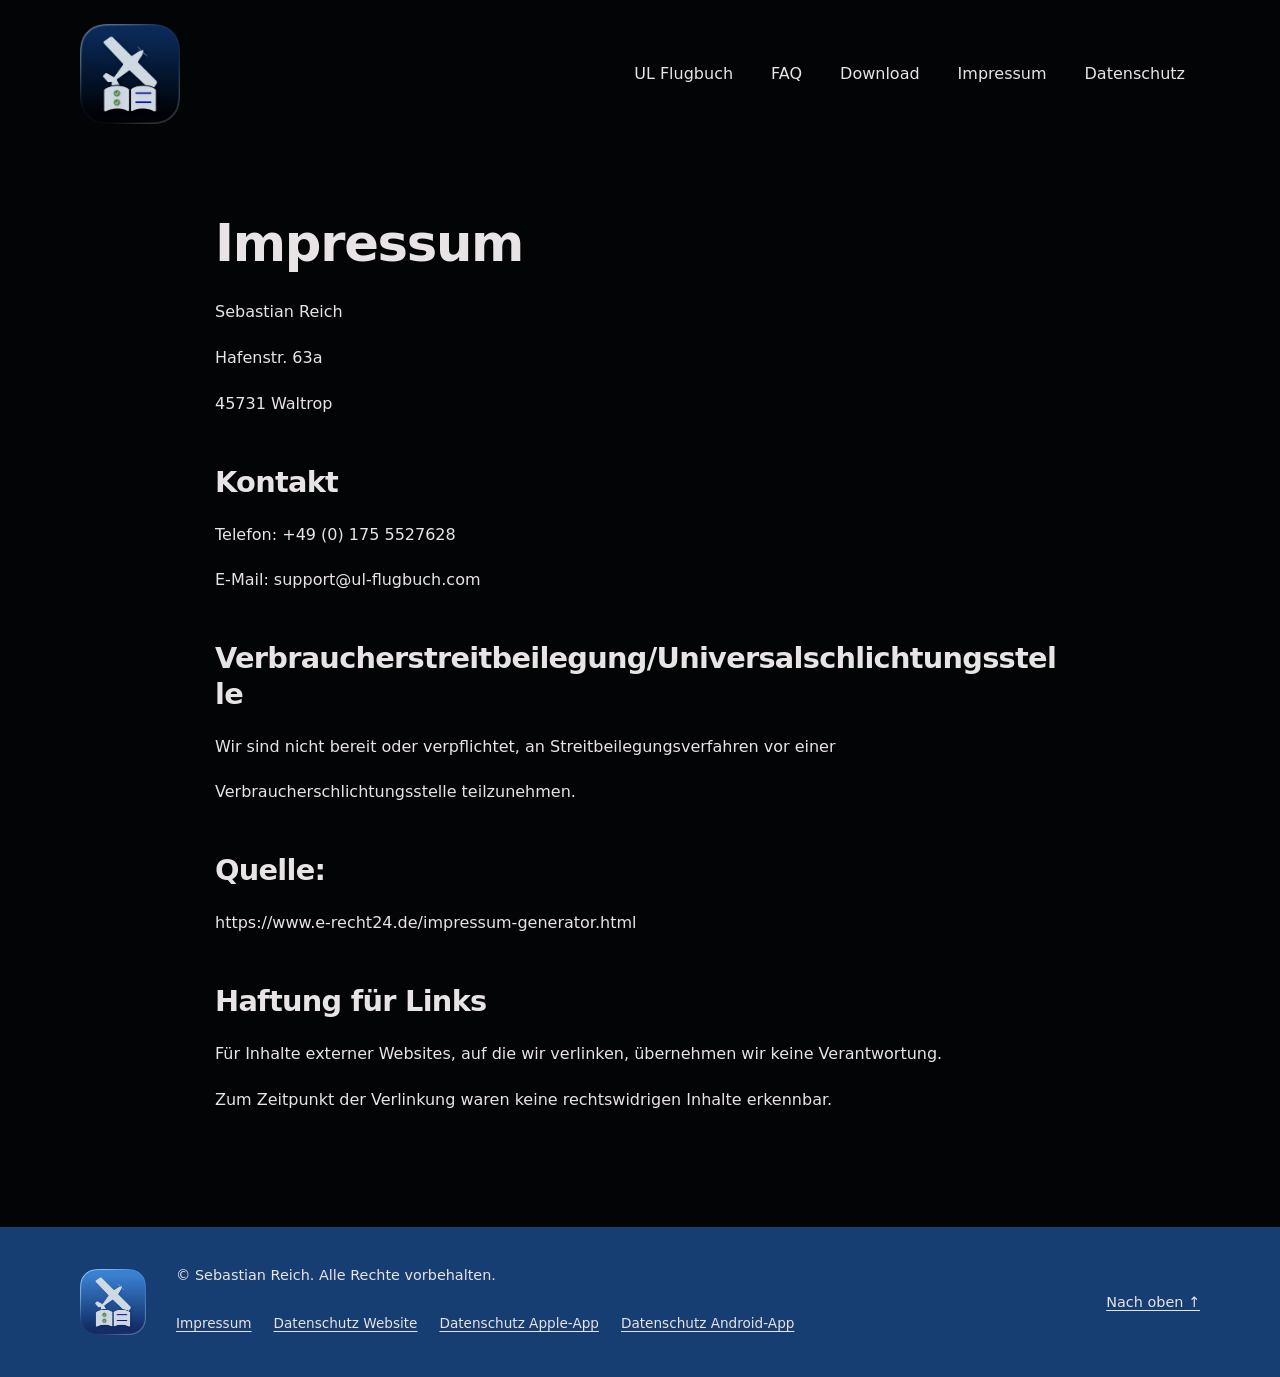
<file: impressum/index.html>
<!doctype html>
<html lang="de">
<head>
  <meta charset="utf-8">
  <meta name="viewport" content="width=device-width, initial-scale=1">
  <meta name="color-scheme" content="dark">
  <title>Impressum – UL Flugbuch</title>
  <meta name="description" content="Impressum und Kontaktangaben von UL Flugbuch.">
  <link rel="canonical" href="https://ul-flugbuch.com/impressum/">
  <meta property="og:type" content="website">
  <meta property="og:locale" content="de_DE">
  <meta property="og:site_name" content="UL Flugbuch">
  <meta property="og:title" content="Impressum – UL Flugbuch">
  <meta property="og:description" content="Impressum und Kontaktangaben von UL Flugbuch.">
  <meta property="og:url" content="https://ul-flugbuch.com/impressum/">
  <meta property="og:image" content="https://ul-flugbuch.com/images/logo.png">
  <meta property="og:image:alt" content="UL Flugbuch – App-Logo mit Flugzeug und Flugbuch">
  <meta name="theme-color" content="#050608">
  <link rel="icon" href="../images/logo-footer.png" type="image/png">
  <link rel="apple-touch-icon" href="../images/logo.png">
  <link rel="stylesheet" href="../css/style.css">
  <script src="../js/navigation.js" defer></script>
</head>
<body>
<a class="skip-link" href="#main">Zum Inhalt springen</a>
<header class="site-header wrap">
  <a class="brand" href="../index.html" aria-label="UL Flugbuch – Startseite"><img src="../images/logo.png" width="455" height="455" alt="UL Flugbuch"></a>
  <button class="menu-toggle" type="button" aria-expanded="false" aria-controls="main-navigation" hidden>Menü <span aria-hidden="true">☰</span></button>
  <nav id="main-navigation" aria-label="Hauptnavigation"><a href="../index.html">UL Flugbuch</a><a href="../faq/index.html">FAQ</a><a href="../download/index.html">Download</a><a href="../impressum/index.html">Impressum</a><a href="../datenschutz/index.html">Datenschutz</a></nav>
</header>
<main id="main" tabindex="-1"><article class="prose wrap legal"><h1>Impressum</h1>
<p>Sebastian Reich</p>
<p>Hafenstr. 63a</p>
<p>45731 Waltrop</p>
<h2>Kontakt</h2>
<p>Telefon: +49 (0) 175 5527628</p>
<p>E-Mail: support@ul-flugbuch.com</p>
<h2>Verbraucherstreitbeilegung/Universalschlichtungsstelle</h2>
<p>Wir sind nicht bereit oder verpflichtet, an Streitbeilegungsverfahren vor einer</p>
<p>Verbraucherschlichtungsstelle teilzunehmen.</p>
<h2>Quelle:</h2>
<p>https://www.e-recht24.de/impressum-generator.html</p>
<h2>Haftung für Links</h2>
<p>Für Inhalte externer Websites, auf die wir verlinken, übernehmen wir keine Verantwortung.</p>
<p>Zum Zeitpunkt der Verlinkung waren keine rechtswidrigen Inhalte erkennbar.</p></article></main>
<footer class="site-footer"><div class="wrap footer-inner">
  <a href="../index.html" aria-label="UL Flugbuch – Startseite"><img src="../images/logo-footer.png" width="256" height="256" alt="UL Flugbuch" loading="lazy"></a>
  <div><p>© Sebastian Reich. Alle Rechte vorbehalten.</p><nav aria-label="Rechtliche Informationen"><a href="../impressum/index.html">Impressum</a><a href="../datenschutz/index.html">Datenschutz Website</a><a href="../datenschutz-app/index.html">Datenschutz Apple-App</a><a href="../datenschutz-android/index.html">Datenschutz Android-App</a></nav></div>
  <a class="back-top" href="#main">Nach oben ↑</a>
</div></footer>
</body>
</html>
</file>
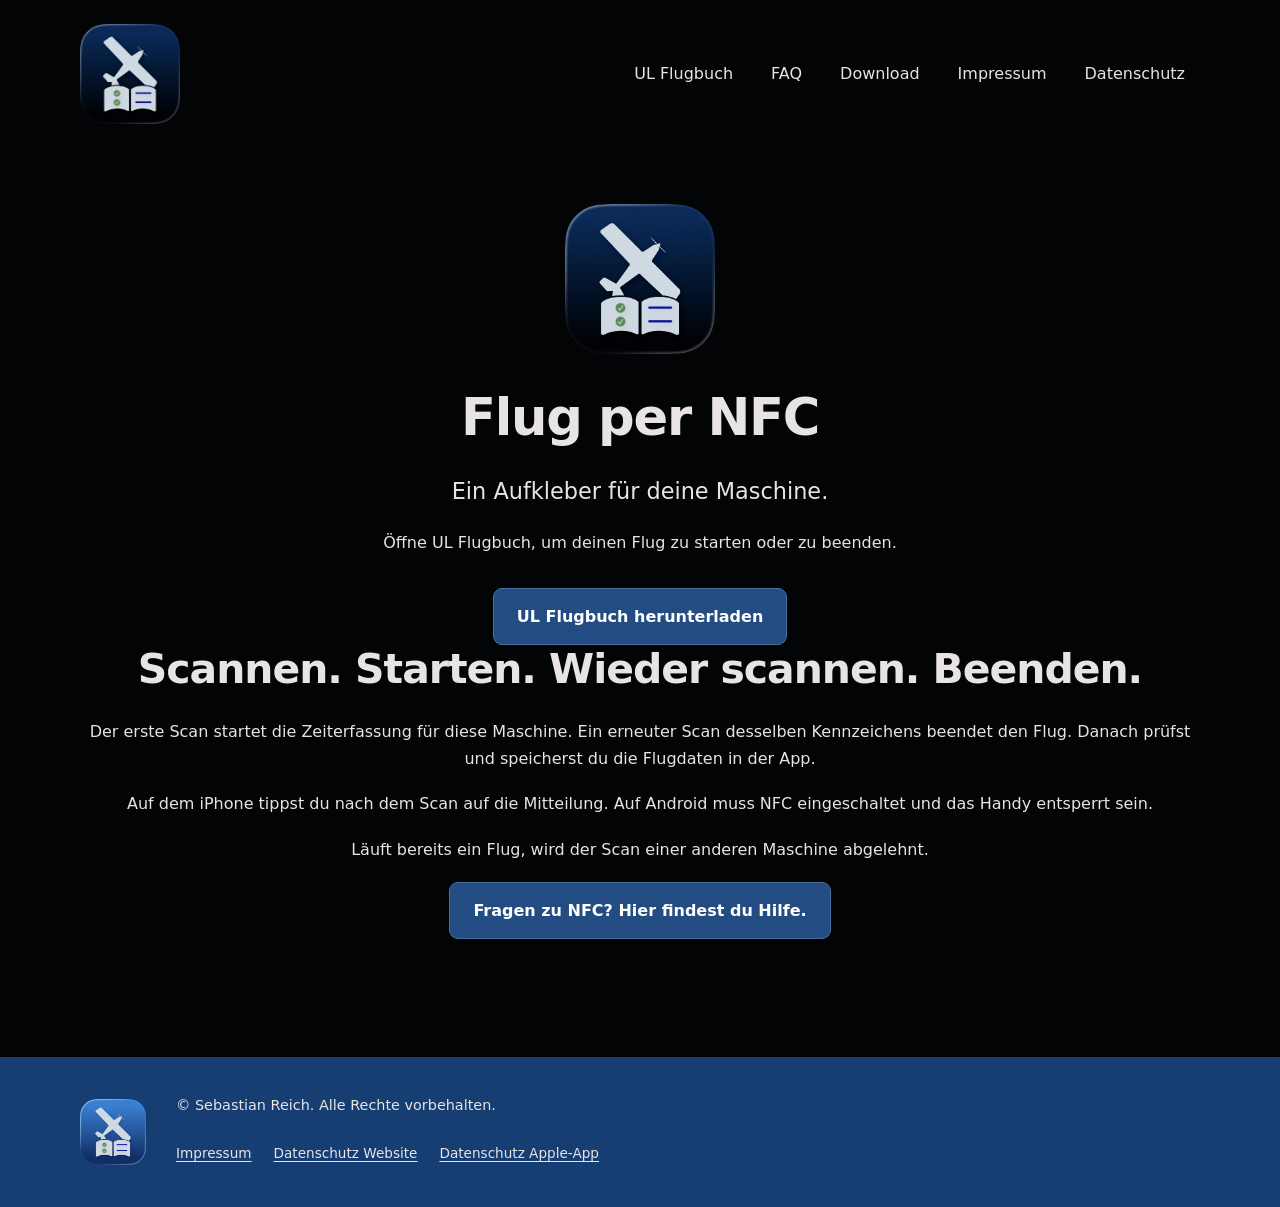
<file: nfc/index.html>
<!doctype html>
<html lang="de">
<head>
  <meta charset="utf-8">
  <meta name="viewport" content="width=device-width, initial-scale=1">
  <meta name="color-scheme" content="dark">
  <meta name="robots" content="noindex">
  <meta name="referrer" content="no-referrer">
  <meta name="apple-itunes-app" content="app-id=6751782553">
  <title>Flug per NFC – UL Flugbuch</title>
  <meta name="description" content="Starte und beende einen Flug für deine Maschine mit einem NFC-Aufkleber und UL Flugbuch.">
  <link rel="icon" href="../images/logo-footer.png" type="image/png">
  <link rel="stylesheet" href="../css/style.css">
  <style>#open-app[hidden], #open-android[hidden] { display: none; }</style>
  <script src="../js/navigation.js" defer></script>
  <script src="nfc.js" defer></script>
</head>
<body>
<a class="skip-link" href="#main">Zum Inhalt springen</a>
<header class="site-header wrap">
  <a class="brand" href="../index.html" aria-label="UL Flugbuch – Startseite"><img src="../images/logo.png" width="455" height="455" alt="UL Flugbuch"></a>
  <button class="menu-toggle" type="button" aria-expanded="false" aria-controls="main-navigation" hidden>Menü <span aria-hidden="true">☰</span></button>
  <nav id="main-navigation" aria-label="Hauptnavigation"><a href="../index.html">UL Flugbuch</a><a href="../faq/index.html">FAQ</a><a href="../download/index.html">Download</a><a href="../impressum/index.html">Impressum</a><a href="../datenschutz/index.html">Datenschutz</a></nav>
</header>
<main id="main" tabindex="-1">
  <section class="download wrap">
    <img class="download-logo" src="../images/logo.png" width="455" height="455" alt="UL Flugbuch">
    <h1>Flug per NFC</h1>
    <p class="lead" id="aircraft" aria-live="polite">Ein Aufkleber für deine Maschine.</p>
    <p id="link-status">Öffne UL Flugbuch, um deinen Flug zu starten oder zu beenden.</p>
    <div class="store-links">
      <a class="button" id="open-app" hidden>In der iPhone-App öffnen</a>
      <a class="button" id="open-android" hidden>In der Android-App öffnen</a>
      <a class="button" href="../download/">UL Flugbuch herunterladen</a>
    </div>
    <noscript><p>Aktiviere JavaScript für die Öffnen-Buttons oder starte den Flug direkt in der App.</p></noscript>
    <h2>Scannen. Starten. Wieder scannen. Beenden.</h2>
    <p>Der erste Scan startet die Zeiterfassung für diese Maschine. Ein erneuter Scan desselben Kennzeichens beendet den Flug. Danach prüfst und speicherst du die Flugdaten in der App.</p>
    <p>Auf dem iPhone tippst du nach dem Scan auf die Mitteilung. Auf Android muss NFC eingeschaltet und das Handy entsperrt sein.</p>
    <p>Läuft bereits ein Flug, wird der Scan einer anderen Maschine abgelehnt.</p>
    <p><a class="button" href="../faq/#nfc">Fragen zu NFC? Hier findest du Hilfe.</a></p>
  </section>
</main>
<footer class="site-footer"><div class="wrap footer-inner">
  <a href="../index.html" aria-label="UL Flugbuch – Startseite"><img src="../images/logo-footer.png" width="256" height="256" alt="UL Flugbuch" loading="lazy"></a>
  <div><p>© Sebastian Reich. Alle Rechte vorbehalten.</p><nav aria-label="Rechtliche Informationen"><a href="../impressum/index.html">Impressum</a><a href="../datenschutz/index.html">Datenschutz Website</a><a href="../datenschutz-app/index.html">Datenschutz Apple-App</a></nav></div>
</div></footer>
</body>
</html>
</file>
<file: css/style.css>
/* Shared styles. All resources are local; no external fonts or trackers. */
:root { color-scheme: dark; --bg: #030405; --text: #e8e3e4; --muted: #c6c6d1; --blue: #234c83; --line: #2b3040; }
* { box-sizing: border-box; }
html { scroll-behavior: smooth; scroll-padding-top: 2rem; }
body { margin: 0; background: var(--bg); color: var(--text); font-family: system-ui, -apple-system, BlinkMacSystemFont, "Segoe UI", sans-serif; font-size: 1rem; line-height: 1.7; }
a { color: inherit; text-underline-offset: .24em; }
a:hover { color: #bacfff; }
button { font: inherit; }
:focus-visible { outline: 3px solid #bdd5ff; outline-offset: 6px; }
img { display: block; max-width: 100%; height: auto; }
h1,h2,h3 { line-height: 1.22; letter-spacing: -.025em; text-wrap: balance; }
h1 { font-size: clamp(2.25rem, 5.2vw, 4.8rem); margin: 0 0 1.5rem; }
h2 { font-size: clamp(1.8rem, 3.2vw, 2.7rem); margin: 0 0 1.4rem; }
h3 { font-size: 1.24rem; }
p { margin: 0 0 1.15rem; }
.wrap { width: min(1120px, calc(100% - 64px)); margin-inline: auto; }
.skip-link { position: absolute; top: -100px; left: 20px; z-index: 10; background: white; color: black; padding: 12px 20px; }
.skip-link:focus { top: 12px; }
.site-header { display: flex; align-items: center; justify-content: space-between; gap: 24px; padding-block: 24px; }
.brand { flex: 0 0 auto; }
.brand img { width: 100px; }
.site-header nav { display: flex; align-items: center; gap: 8px; flex-wrap: wrap; }
.site-header nav a { text-decoration: none; padding: 10px 15px; border-radius: 8px; }
.site-header nav a:hover,.site-header nav a[aria-current] { background: #182338; color: #fff; }
.menu-toggle { border: 1px solid #64718a; background: #111827; color: white; border-radius: 8px; padding: 10px 16px; cursor: pointer; }
.menu-toggle[hidden] { display: none; }
.hero { text-align: center; padding: 88px 0 100px; background: url('../images/hintergrund.png') center / 100% 100% no-repeat; }
.intro { font-size: clamp(1.2rem, 2.2vw, 1.8rem); line-height: 1.5; }
.intro p { margin: 0; }
.purchase { margin: 26px auto 30px; font-size: clamp(1.05rem, 1.7vw, 1.35rem); font-weight: 700; }
.purchase p { margin: 8px 0; }
.button { display: inline-flex; justify-content: center; align-items: center; gap: 16px; padding: 14px 23px; min-height: 52px; background: var(--blue); border: 1px solid #4b6d9f; border-radius: 9px; text-decoration: none; color: white; font-weight: 650; transition: background .18s, transform .18s; }
.button:hover { background: #315f9e; color: white; transform: translateY(-2px); }
.feature { display: grid; grid-template-columns: 1fr 1fr; align-items: center; gap: clamp(36px,7vw,100px); padding-block: 72px; }
.feature.reverse .screenshot { order: 2; }
.screenshot { display: flex; justify-content: center; }
.screenshot a { display: block; width: min(100%,320px); }
/* A responsive device frame keeps the original app pixels intact. */
.iphone { position: relative; padding: 7px; border: 2px solid #626773; border-radius: 48px; background: #101114; box-shadow: inset 0 0 0 2px #24262c, 0 20px 48px #0008; isolation: isolate; }
.iphone::after { content: ""; position: absolute; z-index: 1; top: 2.05%; left: 35.5%; width: 29%; height: 3.5%; border-radius: 999px; background: #050506; box-shadow: inset 0 0 0 1px #202126; pointer-events: none; }
.iphone img { width: 100%; border-radius: 38px; }
.iphone:hover { border-color: #a0b4d6; }
.feature-copy p { font-size: 1.14rem; color: var(--muted); }
.eyebrow, .feature-copy .eyebrow { color: #a9c6f0; font-size: .8rem; font-weight: 700; letter-spacing: .14em; text-transform: uppercase; margin-bottom: 14px; }
.download-cta { padding-bottom: 120px; text-align: center; }
.download-cta-inner { display: flex; flex-direction: column; align-items: center; gap: 24px; padding: clamp(32px,6vw,64px) clamp(20px,4vw,48px); border: 1px solid #364764; border-radius: 24px; background: radial-gradient(ellipse at top, #203457 0%, #101725 65%, #0c0e14 100%); }
.download-cta .eyebrow { margin: 0; }
.download-cta-inner > p { color: var(--muted); margin: 0; }
.features { padding-block: 72px 100px; }
.features > h2 { text-align: center; margin-bottom: 48px; }
.feature-grid { display: grid; grid-template-columns: repeat(2,minmax(0,1fr)); gap: 24px; }
.feature-grid article { padding: 28px; border: 1px solid var(--line); background: #0c0e14; border-radius: 14px; }
.feature-grid h3 { margin-top: 0; }
.feature-grid p { margin-bottom: 0; color: var(--muted); }
.site-footer { background: #173e73; padding-block: 36px; }
.footer-inner { display: flex; align-items: center; gap: 30px; }
.footer-inner img { width: 66px; min-width: 66px; }
.footer-inner p { font-size: .9rem; }
.site-footer nav { display: flex; flex-wrap: wrap; gap: 10px 22px; font-size: .85rem; }
.site-footer a { padding-block: 6px; }
.back-top { margin-left: auto; white-space: nowrap; font-size: .9rem; }
.prose { max-width: 850px; padding-block: 64px 96px; overflow-wrap: anywhere; }
.prose h1 { font-size: clamp(2rem,4vw,3.25rem); }
.prose h2 { font-size: 1.8rem; margin: 3rem 0 1.3rem; }
.prose h3 { margin: 2rem 0 1rem; }
.prose p { color: var(--text); }
.prose li { margin-bottom: .6rem; }
.toc { display: flex; flex-wrap: wrap; gap: 10px; margin: 24px 0 42px; }
.toc a { padding: 8px 14px; border: 1px solid #4a5872; border-radius: 8px; text-decoration: none; }
.toc a:hover { background: #182338; }
.download { text-align: center; padding-block: 56px 100px; min-height: 65vh; }
.download-logo { width: 150px; margin: 0 auto 32px; }
.download h1 { font-size: clamp(2rem,4vw,3.5rem); }
.lead { font-size: 1.4rem; }
.store-links { display: flex; justify-content: center; flex-wrap: wrap; gap: 18px; margin-top: 32px; }
@media (max-width: 760px) {
 .wrap { width: calc(100% - 40px); }
 .site-header { flex-wrap: wrap; padding-block: 18px; }
 .brand img { width: 76px; }
 .site-header nav { width: 100%; gap: 4px; }
 .site-header nav a { padding: 10px 12px; }
 .menu-toggle:not([hidden]) { display: block; }
 .site-header nav[data-collapsed="true"] { display: none; }
 .hero { padding: 56px 0 68px; background-size: auto 100%; }
 .feature { grid-template-columns: 1fr; gap: 30px; padding-block: 44px; }
 .feature .feature-copy { order: 0; }
 .feature .screenshot { order: 1; }
 .screenshot a { width: min(78%,300px); }
 .feature-copy { text-align: center; }
 .feature-grid { grid-template-columns: 1fr; }
 .features { padding-block: 48px 64px; }
 .download-cta { padding-bottom: 80px; }
 .footer-inner { flex-wrap: wrap; align-items: flex-start; gap: 20px; }
 .footer-inner > div { flex: 1 1 210px; }
 .back-top { margin-left: 0; }
 .prose { padding-block: 38px 64px; }
 .prose h2 { font-size: 1.55rem; }
 .store-links { flex-direction: column; align-items: stretch; }
}
@media (prefers-reduced-motion: reduce) { html { scroll-behavior: auto; } .button { transition: none; } }
</file>
